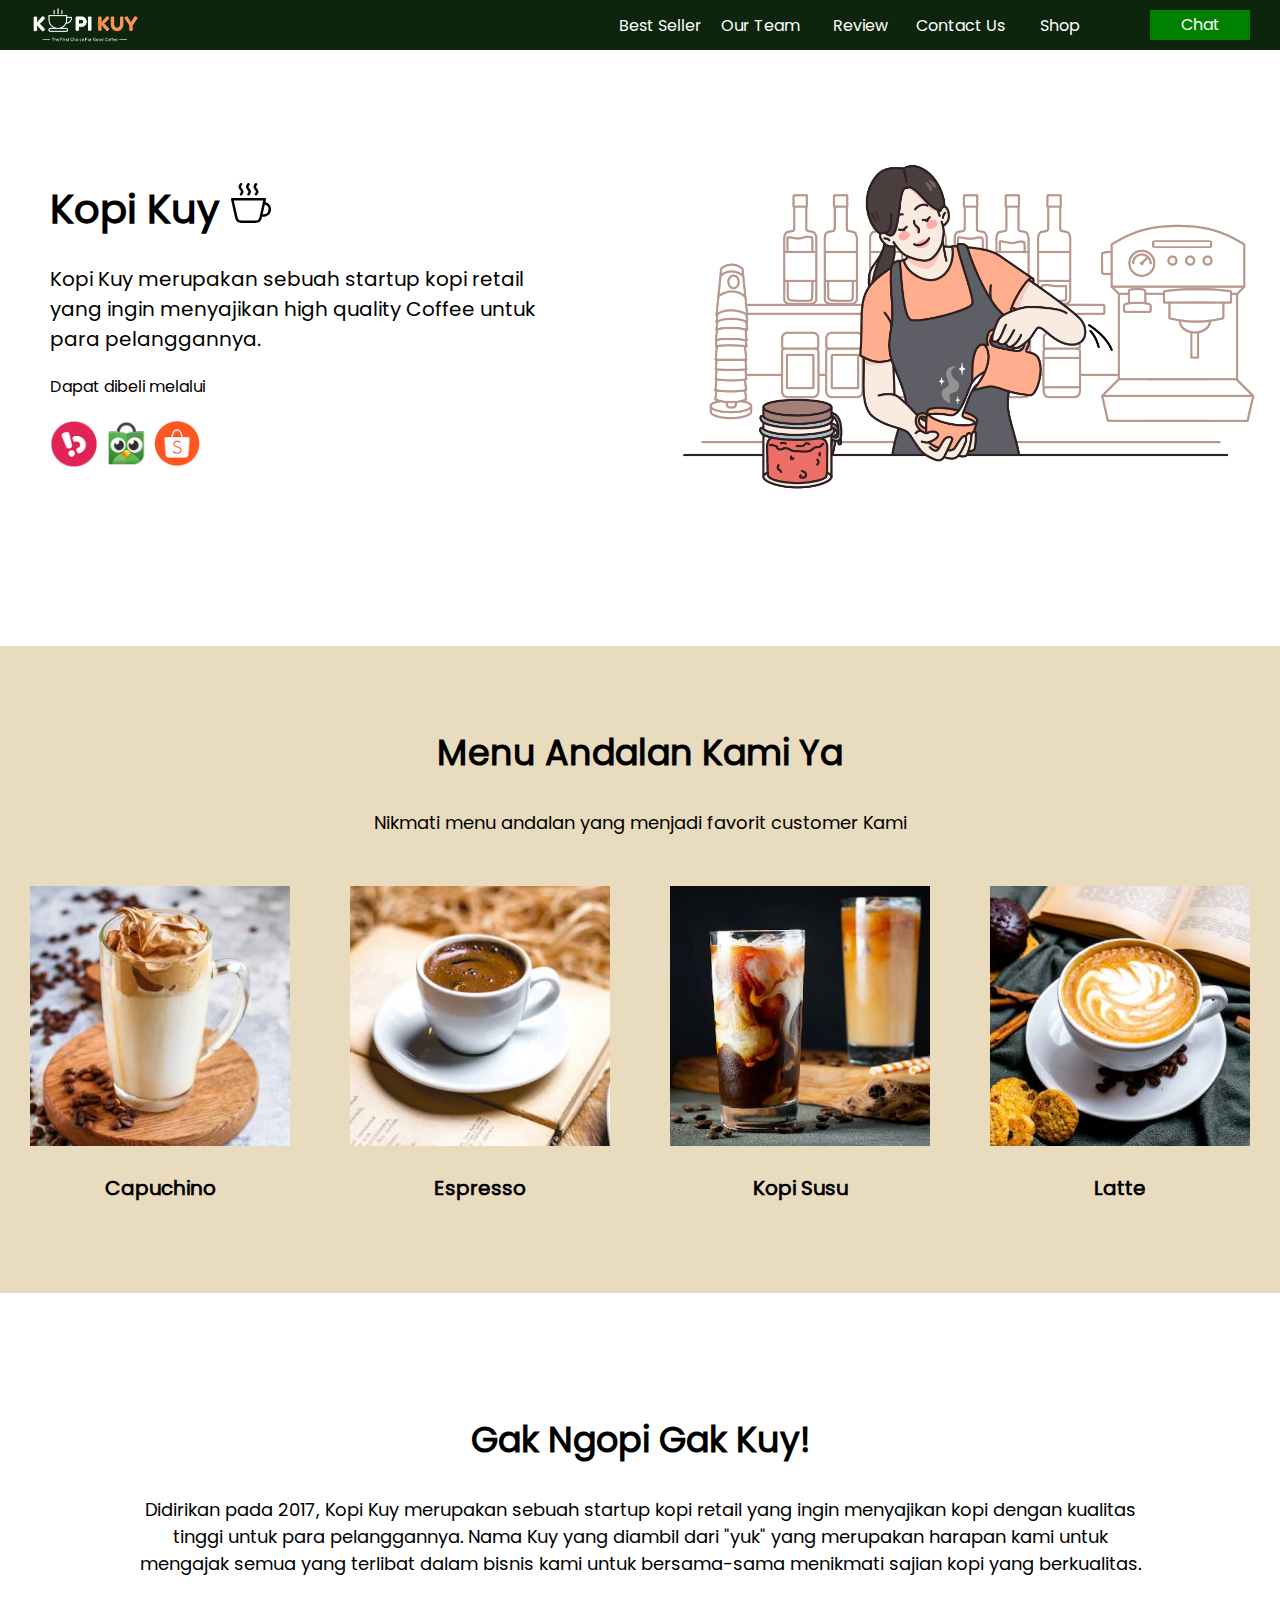
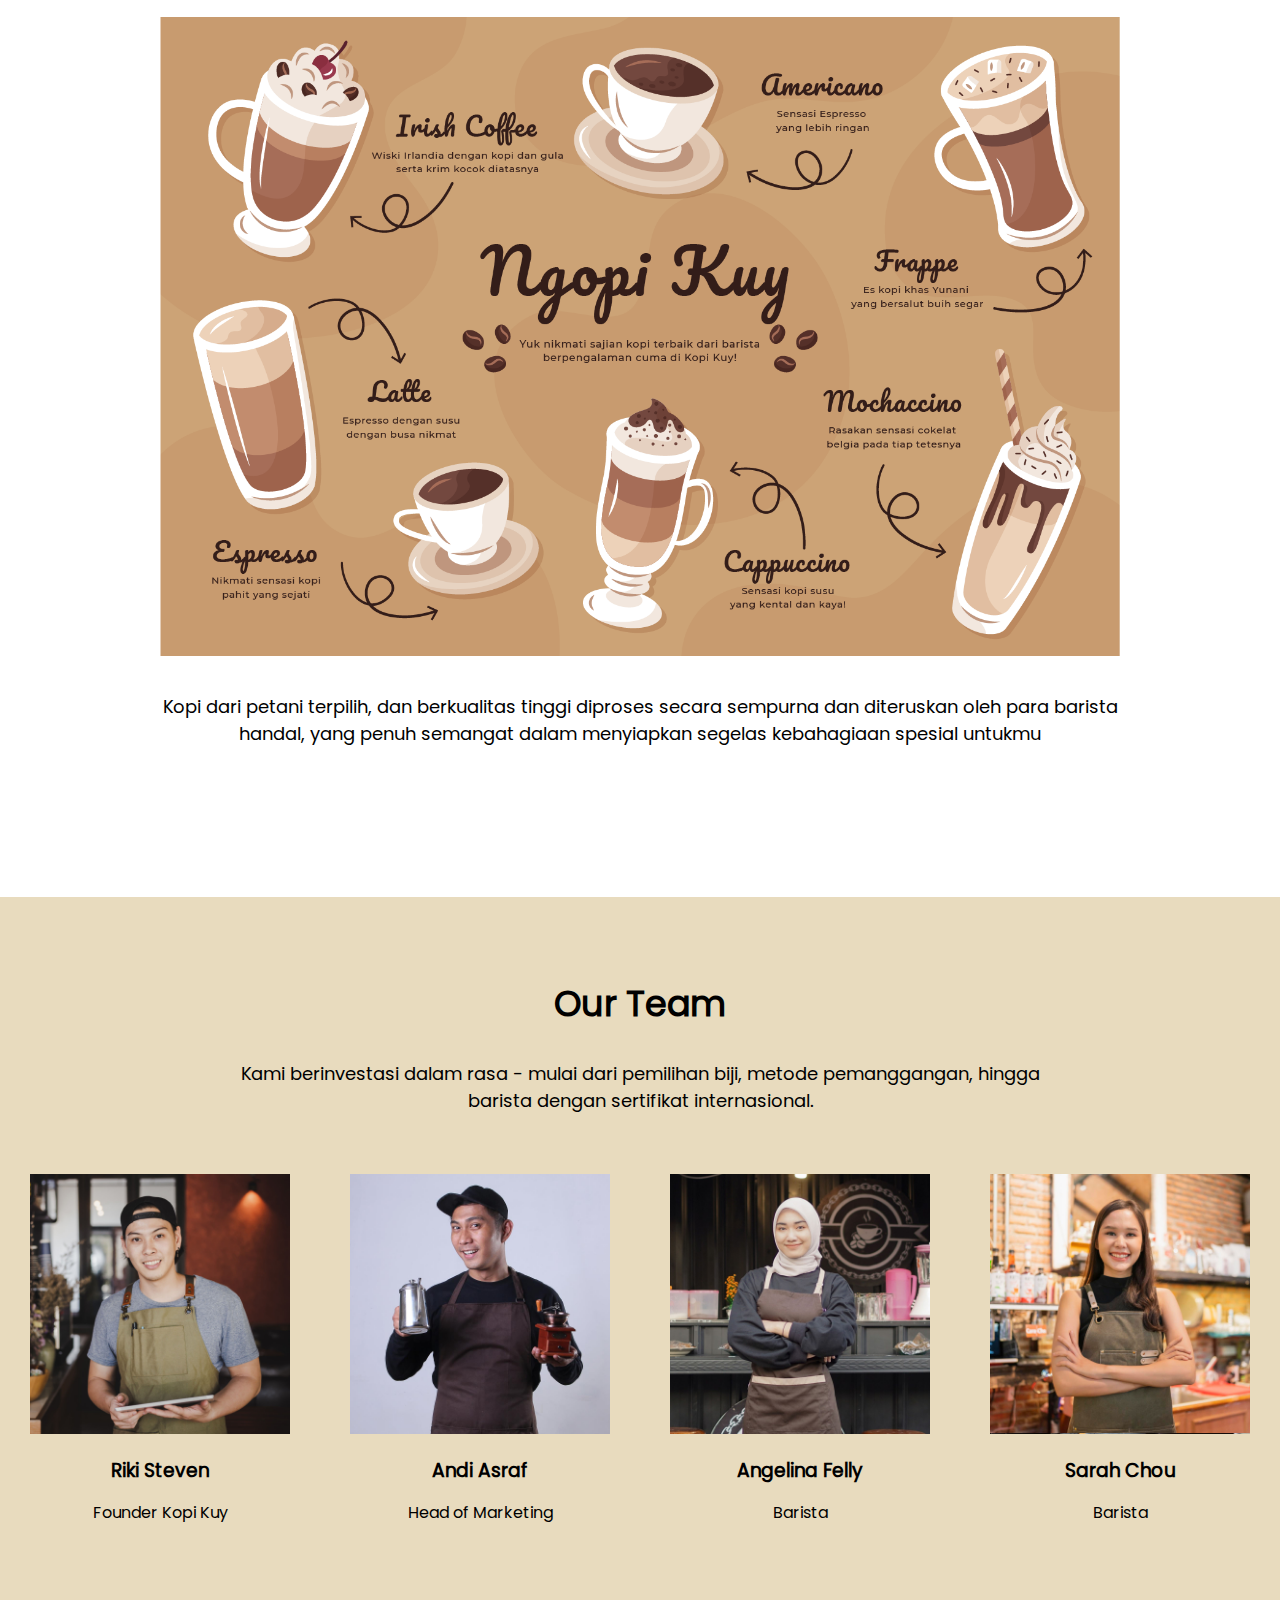
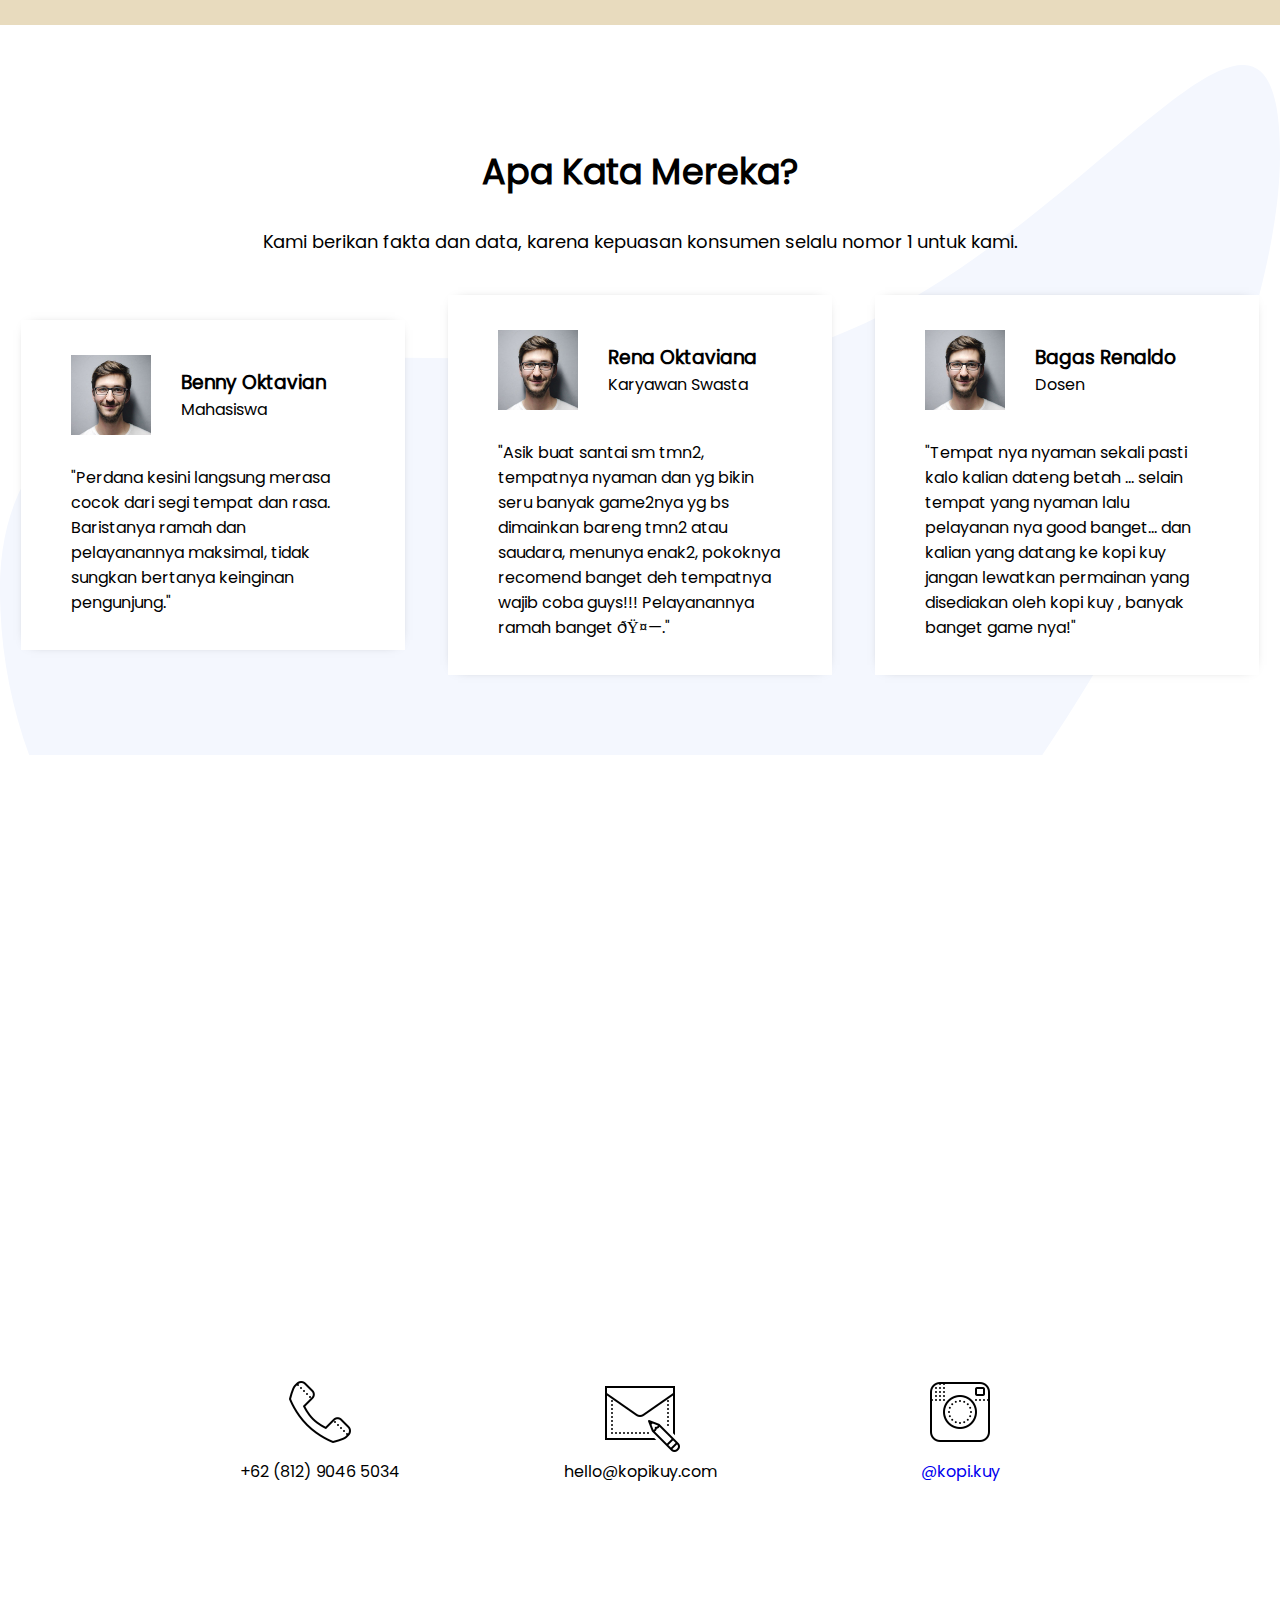
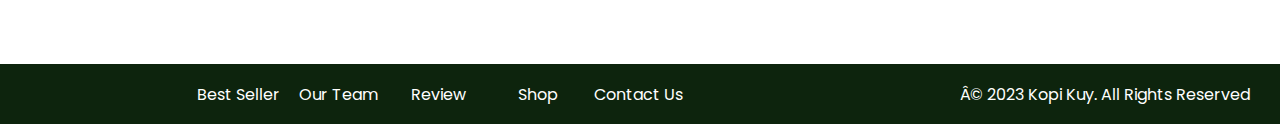
<file: index.html>
<!DOCTYPE html>
<html lang="id">

<head>
    <meta charset="UTF-8">
    <meta http-equiv="X-UA-Compatible" content="IE=edge">
    <meta name="viewport" content="width=device-width, initial-scale=1.0">
    <title>Website Kopi Kuy</title>
    <link rel="stylesheet" href="css/style.css">
</head>

<body>
    
    <!DOCTYPE html>
    <html lang="en">
    
    <head>
        <meta charset="UTF-8">
        <meta http-equiv="X-UA-Compatible" content="IE=edge">
        <meta name="viewport" content="width=device-width, initial-scale=1.0">
        <title>Website Kopi Kuy</title>
        <link rel="stylesheet" href="css/style.css">
    </head>
    
    <body>
        <nav>
            <div class="baris">
                <img src="images/logo/logo_kuy.png" alt="logo kopi kuy" class="logo">
                <ul class="navigasi">
                    <li>
                        <a href="#best-seller">Best Seller</a>
                    </li>
                    <li>
                        <a href="#our-team">Our Team</a>
                    </li>
                    <li>
                        <a href="review.html">Review</a>
                    </li>
                    <li>
                        <a href="#contact-us">Contact Us</a>
                    </li>
                    <li>
                        <a href="produk.html">Shop</a>
                    </li>
                </ul>
                <a role="button" class="chat" href="https://wa.me/6281290465033">Chat</a>
            </div>
        </nav>
         
        <header>
            <div class="baris">
                <div class="kiri">
                    <h1>Kopi Kuy <img src="images/icon/icon_kopi.svg"></h1>
                    <p class="tagline">Kopi Kuy merupakan sebuah startup kopi retail yang ingin menyajikan high
                        quality Coffee untuk para pelanggannya.</p>
                    <div class="cta">
                        <p>Dapat dibeli melalui</p>
                        <a href="#">
                            <img src="images/logo/logo_bukalapak.png" alt="">
                        </a>
                        <a href="#">
                            <img src="images/logo/logo_tokopedia.png" alt="">
                        </a>
                        <a href="#">
                            <img src="images/logo/logo_shopee.png" alt="">
                        </a>
                    </div>
                </div>
                <img src="images/header/banner1.png" alt="" class="kanan">
            </div>
        </header>
    
        <section id="best-seller" class="best-seller kelas baru">
            <h2>Menu Andalan Kami Ya</h2>
            <p class="sub">Nikmati menu andalan yang menjadi favorit customer Kami</p>
    
            <div class="baris">
                <div class="produk">
                    <img src="images/produk/product_capuchino.jpg" alt="">
                    <p>Capuchino</p>
                </div>
                <div class="produk">
                    <img src="images/produk/product_espresso.jpg" alt="">
                    <p>Espresso</p>
                </div>
                <div class="produk">
                    <img src="images/produk/product_kopi_susu.jpg" alt="">
                    <p>Kopi Susu</p>
                </div>
                <div class="produk">
                    <img src="images/produk/product_latte.jpg" alt="">
                    <p>Latte</p>
                </div>
            </div>
        </section>
    
        <section id="about-us" class="about-us">
            <h2>Gak Ngopi Gak Kuy!</h2>
            <p class="tentang">
                Didirikan pada 2017, Kopi Kuy merupakan sebuah startup kopi retail yang ingin menyajikan kopi
                dengan kualitas tinggi
                untuk para pelanggannya. Nama Kuy yang diambil dari "yuk" yang merupakan harapan kami untuk
                mengajak semua yang terlibat dalam bisnis kami untuk bersama-sama menikmati sajian kopi yang
                berkualitas.
            </p>
            <img src="images/aset_kopi_jumbo.png">
            <p class="penjelasan">
                Kopi dari petani terpilih, dan berkualitas tinggi diproses secara sempurna dan diteruskan
                oleh para barista handal,
                yang penuh semangat dalam menyiapkan segelas kebahagiaan spesial untukmu
            </p>
        </section>
    
        <section class="our-team" id="our-team">
            <h2>Our Team</h2>
    
            <p class="sub">Kami berinvestasi dalam rasa - mulai dari pemilihan biji, metode pemanggangan,
                hingga barista dengan sertifikat internasional. </p>
    
            <div class="baris">
                <div class="tim">
                    <img src="images/team/team4.jpg">
                    <h3>Riki Steven</h3>
                    <p>Founder Kopi Kuy</p>
                </div>
                <div class="tim">
                    <img src="images/team/team6.jpg">
                    <h3>Andi Asraf</h3>
                    <p>Head of Marketing</p>
                </div>
    
                <div class="tim">
                    <img src="images/team/team5.jpg">
                    <h3>Angelina Felly</h3>
                    <p>Barista</p>
                </div>
    
                <div class="tim">
                    <img src="images/team/team2.jpg">
                    <h3>Sarah Chou</h3>
                    <p>Barista</p>
                </div>
            </div>
        </section>
    
        <section id="review" class="review">
            <h2>Apa Kata Mereka?</h2>
    
            <p class="sub">Kami berikan fakta dan data, karena kepuasan konsumen selalu nomor 1 untuk kami.</p>
    
            <div class="baris">
                <div class="testimoni">
                    <div class="profile">
                        <img src="images/customer/customer1.jpg">
                        <div class="titel">
                            <h3>Benny Oktavian</h3>
                            <p>Mahasiswa</p>
                        </div>
                    </div>
                    <p>"Perdana kesini langsung merasa cocok dari segi tempat dan rasa. Baristanya ramah
                        dan pelayanannya maksimal, tidak sungkan bertanya keinginan pengunjung."</p>
                </div>
                <div class="testimoni">
                    <div class="profile">
                        <img src="images/customer/customer1.jpg">
                        <div class="titel">
                            <h3>Rena Oktaviana</h3>
                            <p>Karyawan Swasta</p>
                        </div>
                    </div>
                    <p>"Asik buat santai sm tmn2, tempatnya nyaman dan yg bikin seru banyak game2nya yg bs
                        dimainkan bareng tmn2 atau saudara, menunya enak2, pokoknya recomend banget deh
                        tempatnya wajib coba guys!!! Pelayanannya ramah banget ðŸ¤—."</p>
                </div>
                <div class="testimoni">
                    <div class="profile">
                        <img src="images/customer/customer1.jpg">
                        <div class="titel">
                            <h3>Bagas Renaldo</h3>
                            <p>Dosen</p>
                        </div>
                    </div>
                    <p>"Tempat nya nyaman sekali pasti kalo kalian dateng betah ... selain tempat yang
                        nyaman lalu pelayanan nya good banget... dan kalian yang datang ke kopi kuy jangan
                        lewatkan permainan yang disediakan oleh kopi kuy , banyak banget game nya!"</p>
                </div>
            </div>
        </section>
    
        <section class="contact-us" id="contact-us">
            <iframe
                src="https://www.google.com/maps/embed?pb=!1m14!1m8!1m3!1d7932.741866032694!2d106.668581!3d-6.214715!3m2!1i1024!2i768!4f13.1!3m3!1m2!1s0x2e69f9912c7f297b%3A0xe5a3a671dae861ab!2sKopi%20kuy!5e0!3m2!1sid!2sid!4v1680617229460!5m2!1sid!2sid"
                width="100%" height="450" style="border:0;" allowfullscreen="" loading="lazy"
                referrerpolicy="no-referrer-when-downgrade"></iframe>
            <div class="baris">
                <div class="kolom">
                    <img src="images/icon/icon_phone.png">
                    <p>+62 (812) 9046 5034</p>
                </div>
                <div class="kolom">
                    <img src="images/icon/icon_mail.png">
                    <p>hello@kopikuy.com</p>
                </div>
                <div class="kolom">
                    <img src="images/icon/icon_instagram.png">
                    <a href="https://instagram.com" role="button">
                        <p>@kopi.kuy</p>
                    </a>
                </div>
            </div>
        </section>
    
        <footer>
            <div class="baris">
                <ul class="navigasi">
                    <li>
                        <a href="#best-seller">Best Seller</a>
                    </li>
                    <li>
                        <a href="#our-team">Our Team</a>
                    </li>
                    <li>
                        <a href="#review">Review</a>
                    </li>
                    <li>
                        <a href="produk.html">Shop</a>
                    </li>
                    <li>
                        <a href="#contact-us">Contact Us</a>
                    </li>
                </ul>
                <p>Â© 2023 Kopi Kuy. All Rights Reserved</p>
            </div>
        </footer>
    
    
    </body>
    
    </html>

</body>

</html>
</file>
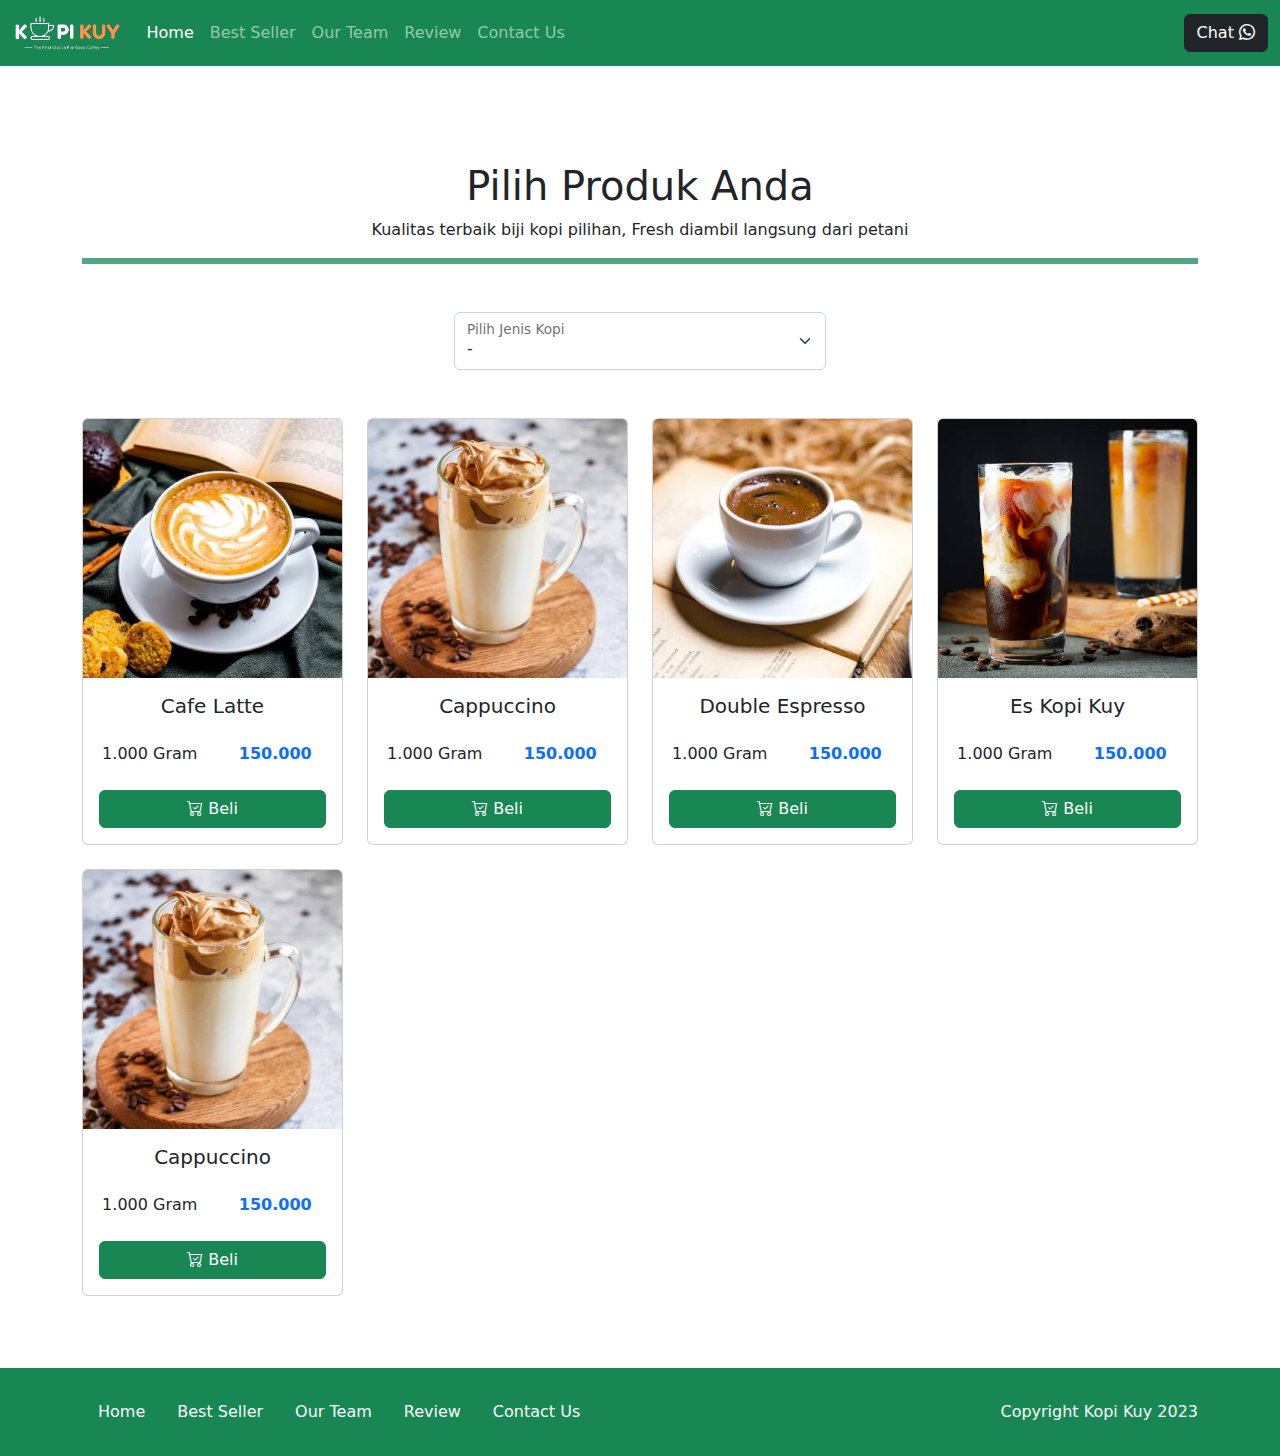
<file: about_us.html>
<!DOCTYPE html>
<html lang="en">

<head>
    <meta charset="UTF-8">
    <meta http-equiv="X-UA-Compatible" content="IE=edge">
    <meta name="viewport" content="width=device-width, initial-scale=1.0">
    <link rel="shortcut icon" href="images/favicon/favicon.ico" type="image/x-icon">
    <title>About Us</title>

    <link rel="stylesheet" href="vendor/bootstrap/css/bootstrap.min.css">
    <link rel="stylesheet" href="vendor/bootsrap-icon/bootstrap-icons.css">
    <script src="vendor/bootstrap/js/bootstrap.bundle.min.js"></script>
</head>

<body>
    <nav class="navbar navbar-expand-lg bg-success navbar-dark">
        <div class="container-fluid">
            <a class="navbar-brand" href="#">
                <img height="40" src="images/logo/logo_kuy.png" alt="logo kopi kuy" class="logo">
            </a>
            <button class="navbar-toggler" type="button" data-bs-toggle="collapse"
                data-bs-target="#navbarSupportedContent" aria-controls="navbarSupportedContent" aria-expanded="false"
                aria-label="Toggle navigation">
                <span class="navbar-toggler-icon"></span>
            </button>
            <div class="collapse navbar-collapse" id="navbarSupportedContent">
                <ul class="navbar-nav me-auto mb-2 mb-lg-0">
                    <li class="nav-item">
                        <a class="nav-link active" aria-current="page" href="index.html">Home</a>
                    </li>
                    <li class="nav-item">
                        <a class="nav-link" aria-current="page" href="index.html#best-seller">Best Seller</a>
                    </li>
                    <li class="nav-item">
                        <a class="nav-link" aria-current="page" href="index.html#our-team">Our Team</a>
                    </li>
                    <li class="nav-item">
                        <a class="nav-link" aria-current="page" href="index.html#review">Review</a>
                    </li>
                    <li class="nav-item">
                        <a class="nav-link" aria-current="page" href="index.html#contact-us">Contact Us</a>
                    </li>
                </ul>
                <a role="button" class="btn btn-dark" href="https://wa.me/6281290465033">Chat <i
                        class="bi bi-whatsapp"></i></a>
            </div>
        </div>
    </nav>

    <section class="produk my-5 pt-5 text-center">
        <div class="container">
            <h1>Pilih Produk Anda</h1>
            <p>Kualitas terbaik biji kopi pilihan, Fresh diambil langsung dari petani</p>
            <hr class="border border-success border-3 opacity-75">

            <div class="form-floating col-md-4 mx-auto mt-5 mb-5">
                <select class="form-select" id="select_kopi" aria-label="Floating label select example">
                    <option selected>-</option>
                    <option value="caffe latte">Caffe Latte</option>
                    <option value="cappuccino">Robusta</option>
                    <option value="double espresso">Robusta</option>
                    <option value="es kopi kuy">Es Kopi KUy</option>
                </select>
                <label for="select_kopi">Pilih Jenis Kopi</label>
            </div>

            <div id="baris_produk" class="row">
                <div class="produk col-md-3 mb-4">
                    <div class="card">
                        <img src="images/produk/product_latte.jpg" class="card-img-top" alt="...">
                        <div class="card-body">
                            <h5 class="card-title"> Cafe Latte</h5>
                            <div class="row my-4">
                                <div class="col">
                                    1.000 Gram
                                </div>
                                <div class="col text-primary fw-bold">
                                    150.000
                                </div>
                            </div>
                            <a href="#" class="btn btn-success w-100"><i class="bi bi-cart-check"></i> Beli</a>
                        </div>
                    </div>
                </div>
                <div class="produk col-md-3 mb-4">
                    <div class="card">
                        <img src="images/produk/product_capuchino.jpg" class="card-img-top" alt="...">
                        <div class="card-body">
                            <h5 class="card-title">Cappuccino</h5>
                            <div class="row my-4">
                                <div class="col">
                                    1.000 Gram
                                </div>
                                <div class="col text-primary fw-bold">
                                    150.000
                                </div>
                            </div>
                            <a href="#" class="btn btn-success w-100"><i class="bi bi-cart-check"></i> Beli</a>
                        </div>
                    </div>
                </div>
                <div class="produk col-md-3 mb-4">
                    <div class="card">
                        <img src="images/produk/product_espresso.jpg" class="card-img-top" alt="...">
                        <div class="card-body">
                            <h5 class="card-title">Double Espresso</h5>
                            <div class="row my-4">
                                <div class="col">
                                    1.000 Gram
                                </div>
                                <div class="col text-primary fw-bold">
                                    150.000
                                </div>
                            </div>
                            <a href="#" class="btn btn-success w-100"><i class="bi bi-cart-check"></i> Beli</a>
                        </div>
                    </div>
                </div>
                <div class="produk col-md-3 mb-4">
                    <div class="card">
                        <img src="images/produk/product_kopi_susu.jpg" class="card-img-top" alt="...">
                        <div class="card-body">
                            <h5 class="card-title">Es Kopi Kuy</h5>
                            <div class="row my-4">
                                <div class="col">
                                    1.000 Gram
                                </div>
                                <div class="col text-primary fw-bold">
                                    150.000
                                </div>
                            </div>
                            <a href="#" class="btn btn-success w-100"><i class="bi bi-cart-check"></i> Beli</a>
                        </div>
                    </div>
                </div>
                <div class="produk col-md-3 mb-4">
                    <div class="card">
                        <img src="images/produk/product_capuchino.jpg" class="card-img-top" alt="...">
                        <div class="card-body">
                            <h5 class="card-title">Cappuccino</h5>
                            <div class="row my-4">
                                <div class="col">
                                    1.000 Gram
                                </div>
                                <div class="col text-primary fw-bold">
                                    150.000
                                </div>
                            </div>
                            <a href="#" class="btn btn-success w-100"><i class="bi bi-cart-check"></i> Beli</a>
                        </div>
                    </div>
                </div>

            </div>
        </div>
    </section>

    <footer class="bg-success py-4 mt-5">
        <div class="container">
            <div class="row align-items-center">
                <div class="col-md-8">
                    <ul class="nav">
                        <li class="nav-item">
                            <a class="nav-link link-light active" aria-current="page" href="index.html">Home</a>
                        </li>
                        <li class="nav-item">
                            <a class="nav-link link-light" href="index.html#best-seller">Best Seller</a>
                        </li>
                        <li class="nav-item">
                            <a class="nav-link link-light" href="index.html#our-team">Our Team</a>
                        </li>
                        <li class="nav-item">
                            <a class="nav-link link-light" href="index.html#review">Review</a>
                        </li>
                        <li class="nav-item">
                            <a class="nav-link link-light" href="index.html#contact-us">Contact Us</a>
                        </li>
                    </ul>
                </div>
                <div class="col-md-4 text-light text-end">
                    Copyright Kopi Kuy 2023
                </div>
            </div>
        </div>
    </footer>

    <script src="js/jquery-3.6.3.min.js"></script>
    <script>

    </script>
</body>

</html>
</file>
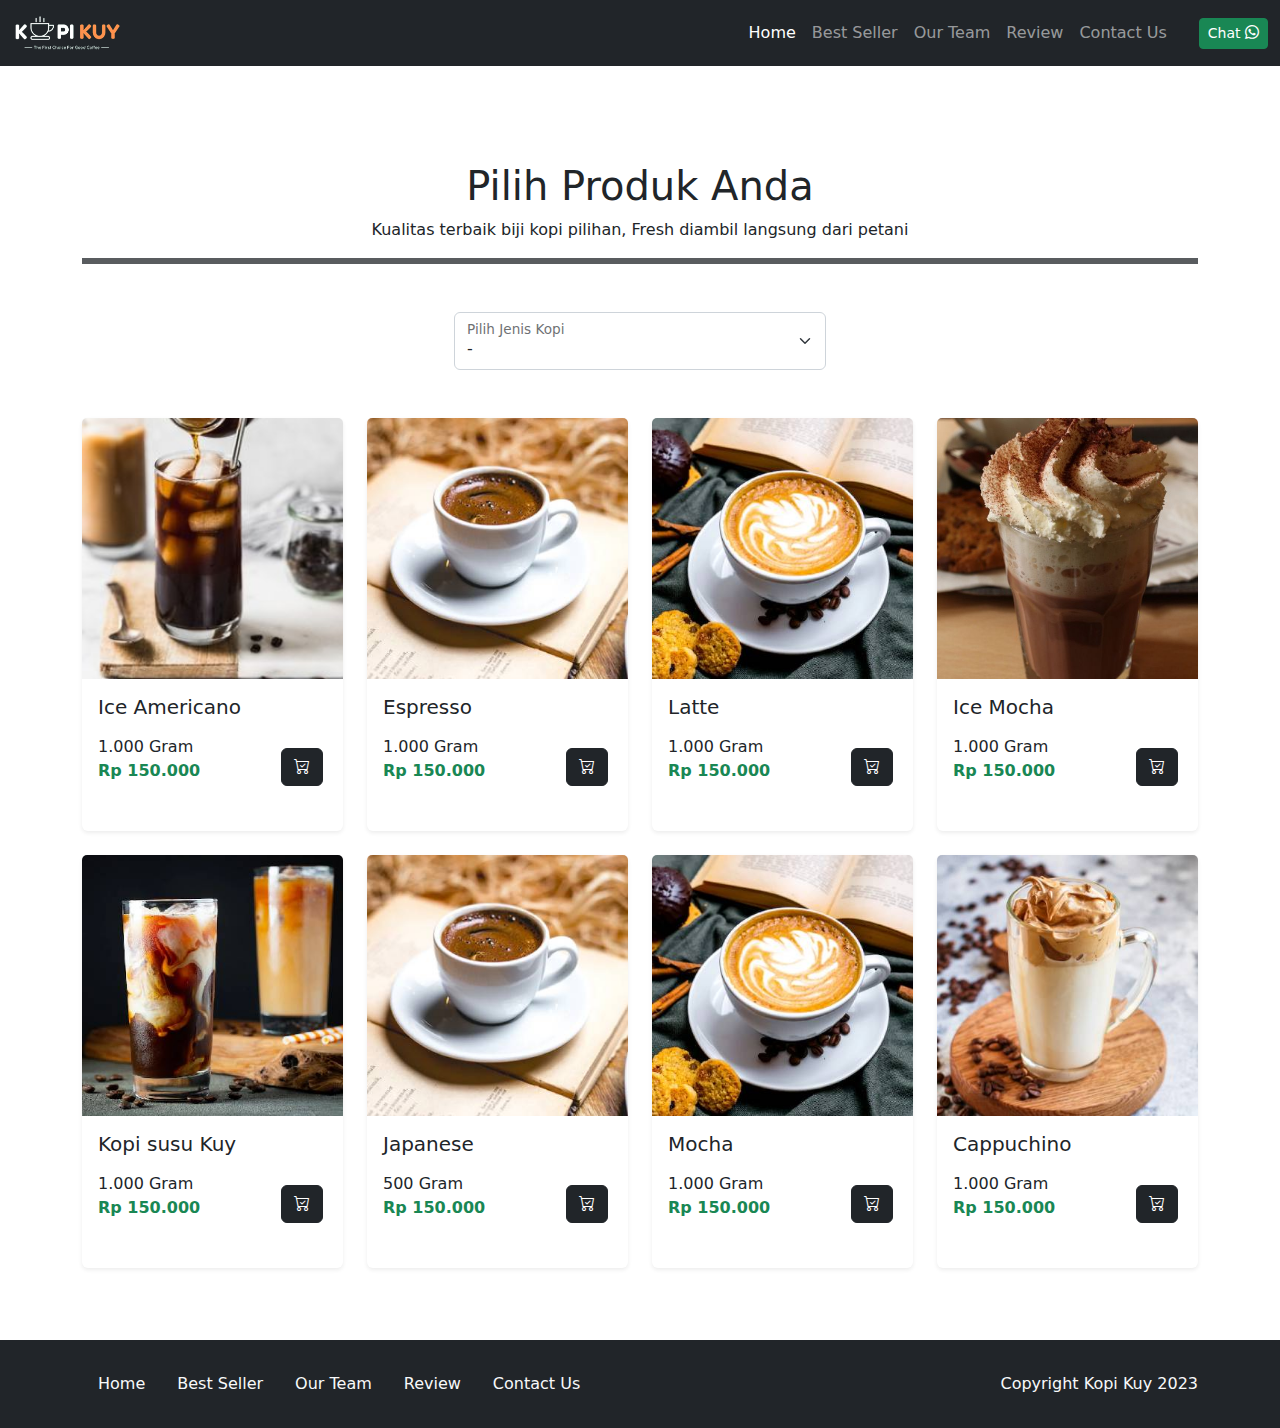
<file: produk.html>
<!DOCTYPE html>
<html lang="en">

<head>
    <meta charset="UTF-8">
    <meta http-equiv="X-UA-Compatible" content="IE=edge">
    <meta name="viewport" content="width=device-width, initial-scale=1.0">
    <link rel="shortcut icon" href="images/favicon/favicon.ico" type="image/x-icon">
    <title>Produk</title>

    <link rel="stylesheet" href="vendor/bootstrap/css/bootstrap.min.css">
    <link rel="stylesheet" href="vendor/bootsrap-icon/bootstrap-icons.css">
    <script src="vendor/bootstrap/js/bootstrap.bundle.min.js"></script>
</head>

<body>
    <nav class="navbar navbar-expand-md bg-dark navbar-dark">
        <div class="container-fluid">
            <a class="navbar-brand" href="#">
                <img height="40" src="images/logo/logo_kuy.png" alt="logo kopi kuy" class="logo">
            </a>
            <button class="navbar-toggler" type="button" data-bs-toggle="collapse"
                data-bs-target="#navbarSupportedContent" aria-controls="navbarSupportedContent" aria-expanded="false"
                aria-label="Toggle navigation">
                <span class="navbar-toggler-icon"></span>
            </button>
            <div class="collapse navbar-collapse justify-content-end" id="navbarSupportedContent">
                <ul class="navbar-nav mb-2 mb-lg-0 me-4">
                    <li class="nav-item">
                        <a class="nav-link active" aria-current="page" href="index.html">Home</a>
                    </li>
                    <li class="nav-item">
                        <a class="nav-link" aria-current="page" href="index.html#best-seller">Best Seller</a>
                    </li>
                    <li class="nav-item">
                        <a class="nav-link" aria-current="page" href="index.html#our-team">Our Team</a>
                    </li>
                    <li class="nav-item">
                        <a class="nav-link" aria-current="page" href="index.html#review">Review</a>
                    </li>
                    <li class="nav-item">
                        <a class="nav-link" aria-current="page" href="index.html#contact-us">Contact Us</a>
                    </li>
                </ul>
                <a role="button" class="btn btn-sm btn-success" href="https://wa.me/6281290465033">Chat <i
                        class="bi bi-whatsapp"></i></a>
            </div>
        </div>
    </nav>

    <style>
           @media only screen and (max-width: 768px) {
            a[title="Beli"] {
                width: 100%;
            }
        }

     
        #baris_produk img {
            aspect-ratio: 1;
            object-fit: cover;
        }
    </style>

    <section class="produk my-5 pt-5 text-center">
        <div class="container">
            <h1>Pilih Produk Anda</h1>
            <p>Kualitas terbaik biji kopi pilihan, Fresh diambil langsung dari petani</p>
            <hr class="border border-dark border-3 opacity-75">

            <div class="form-floating col-md-4 mx-auto mt-5 mb-5">
                <select class="form-select" id="select_kopi" aria-label="Floating label select example">
                    <option selected>-</option>
                    <option value="arabica">Arabica</option>
                    <option value="robusta">Robusta</option>
                </select>
                <label for="select_kopi">Pilih Jenis Kopi</label>
            </div>

            <div id="baris_produk" class="row justify-content-center">
                <div class="produk col-6 col-sm-4 col-md-5 col-lg-4 col-xl-3 mb-4">
                    <div class="card border-0 shadow-sm">
                        <img src="images/produk/product_iceamericano.jpg" class="card-img-top" alt="...">
                        <div class="card-body">
                            <h5 class="card-title text-start">Ice Americano</h5>
                            <div class="row my-3 align-items-center">
                                <div class="col-12 col-md-6 text-start mb-3">
                                    <p class="mb-0">1.000 Gram</p>
                                    <span class="fw-bold text-success">Rp 150.000</span>
                                </div>
                                <div class="col-12 col-md-6 text-end pe-3">
                                    <a href="#" class="btn btn-dark" title="Beli"> 
                                        <i class="bi bi-cart-check"></i> 
                                    </a>
                                </div>
                            </div>
                        </div>
                    </div>
                </div>
                <div class="produk col-6 col-sm-4 col-md-5 col-lg-4 col-xl-3 mb-4">
                    <div class="card border-0 shadow-sm">
                        <img src="images/produk/product_espresso.jpg" class="card-img-top" alt="...">
                        <div class="card-body">
                            <h5 class="card-title text-start">Espresso</h5>
                            <div class="row my-3 align-items-center">
                                <div class="col-12 col-md-6 text-start mb-3">
                                    <p class="mb-0">1.000 Gram</p>
                                    <span class="fw-bold text-success">Rp 150.000</span>
                                </div>
                                <div class="col-12 col-md-6 text-end pe-3">
                                    <a href="#" class="btn btn-dark" title="Beli"> 
                                        <i class="bi bi-cart-check"></i> 
                                    </a>
                                </div>
                            </div>
                        </div>
                    </div>
                </div>
                <div class="produk col-6 col-sm-4 col-md-5 col-lg-4 col-xl-3 mb-4">
                    <div class="card border-0 shadow-sm">
                        <img src="images/produk/product_latte.jpg" class="card-img-top" alt="...">
                        <div class="card-body">
                            <h5 class="card-title text-start">Latte</h5>
                            <div class="row my-3 align-items-center">
                                <div class="col-12 col-md-6 text-start mb-3">
                                    <p class="mb-0">1.000 Gram</p>
                                    <span class="fw-bold text-success">Rp 150.000</span>
                                </div>
                                <div class="col-12 col-md-6 text-end pe-3">
                                    <a href="#" class="btn btn-dark" title="Beli"> 
                                        <i class="bi bi-cart-check"></i> 
                                    </a>
                                </div>
                            </div>
                        </div>
                    </div>
                </div>
                <div class="produk col-6 col-sm-4 col-md-5 col-lg-4 col-xl-3 mb-4">
                    <div class="card border-0 shadow-sm">
                        <img src="images/produk/product_icemocha.jpg" class="card-img-top" alt="...">
                        <div class="card-body">
                            <h5 class="card-title text-start">Ice Mocha</h5>
                            <div class="row my-3 align-items-center">
                                <div class="col-12 col-md-6 text-start mb-3">
                                    <p class="mb-0">1.000 Gram</p>
                                    <span class="fw-bold text-success">Rp 150.000</span>
                                </div>
                                <div class="col-12 col-md-6 text-end pe-3">
                                    <a href="#" class="btn btn-dark" title="Beli"> 
                                        <i class="bi bi-cart-check"></i> 
                                    </a>
                                </div>
                            </div>
                        </div>
                    </div>
                </div>
                <div class="produk col-6 col-sm-4 col-md-5 col-lg-4 col-xl-3 mb-4">
                    <div class="card border-0 shadow-sm">
                        <img src="images/produk/product_kopi_susu.jpg" class="card-img-top" alt="...">
                        <div class="card-body">
                            <h5 class="card-title text-start">Kopi susu Kuy</h5>
                            <div class="row my-3 align-items-center">
                                <div class="col-12 col-md-6 text-start mb-3">
                                    <p class="mb-0">1.000 Gram</p>
                                    <span class="fw-bold text-success">Rp 150.000</span>
                                </div>
                                <div class="col-12 col-md-6 text-end pe-3">
                                    <a href="#" class="btn btn-dark" title="Beli"> 
                                        <i class="bi bi-cart-check"></i> 
                                    </a>
                                </div>
                            </div>
                        </div>
                    </div>
                </div>
                <div class="produk col-6 col-sm-4 col-md-5 col-lg-4 col-xl-3 mb-4">
                    <div class="card border-0 shadow-sm">
                        <img src="images/produk/product_espresso.jpg" class="card-img-top" alt="...">
                        <div class="card-body">
                            <h5 class="card-title text-start">Japanese</h5>
                            <div class="row my-3 align-items-center">
                                <div class="col-12 col-md-6 text-start mb-3">
                                    <p class="mb-0">500 Gram</p>
                                    <span class="fw-bold text-success">Rp 150.000</span>
                                </div>
                                <div class="col-12 col-md-6 text-end pe-3">
                                    <a href="#" class="btn btn-dark" title="Beli"> 
                                        <i class="bi bi-cart-check"></i> 
                                    </a>
                                </div>
                            </div>
                        </div>
                    </div>
                </div>
                <div class="produk col-6 col-sm-4 col-md-5 col-lg-4 col-xl-3 mb-4">
                    <div class="card border-0 shadow-sm">
                        <img src="images/produk/product_latte.jpg" class="card-img-top" alt="...">
                        <div class="card-body">
                            <h5 class="card-title text-start">Mocha</h5>
                            <div class="row my-3 align-items-center">
                                <div class="col-12 col-md-6 text-start mb-3">
                                    <p class="mb-0">1.000 Gram</p>
                                    <span class="fw-bold text-success">Rp 150.000</span>
                                </div>
                                <div class="col-12 col-md-6 text-end pe-3">
                                    <a href="#" class="btn btn-dark" title="Beli"> 
                                        <i class="bi bi-cart-check"></i> 
                                    </a>
                                </div>
                            </div>
                        </div>
                    </div>
                </div>
                <div class="produk col-6 col-sm-4 col-md-5 col-lg-4 col-xl-3 mb-4">
                    <div class="card border-0 shadow-sm">
                        <img src="images/produk/product_capuchino.jpg" class="card-img-top" alt="...">
                        <div class="card-body">
                            <h5 class="card-title text-start">Cappuchino</h5>
                            <div class="row my-3 align-items-center">
                                <div class="col-12 col-md-6 text-start mb-3">
                                    <p class="mb-0">1.000 Gram</p>
                                    <span class="fw-bold text-success">Rp 150.000</span>
                                </div>
                                <div class="col-12 col-md-6 text-end pe-3">
                                    <a href="#" class="btn btn-dark" title="Beli"> 
                                        <i class="bi bi-cart-check"></i> 
                                    </a>
                                </div>
                            </div>
                        </div>
                    </div>
                </div>
            </div>
        </div>
    </section>

    <footer class="bg-dark py-4 mt-5">
        <div class="container">
            <div class="row align-items-center">
                <div class="col-md-8">
                    <ul class="nav">
                        <li class="nav-item">
                            <a class="nav-link link-light active" aria-current="page" href="index.html">Home</a>
                        </li>
                        <li class="nav-item">
                            <a class="nav-link link-light" href="index.html#best-seller">Best Seller</a>
                        </li>
                        <li class="nav-item">
                            <a class="nav-link link-light" href="index.html#our-team">Our Team</a>
                        </li>
                        <li class="nav-item">
                            <a class="nav-link link-light" href="index.html#review">Review</a>
                        </li>
                        <li class="nav-item">
                            <a class="nav-link link-light" href="index.html#contact-us">Contact Us</a>
                        </li>
                    </ul>
                </div>
                <div class="col-md-4 text-light text-end">
                    Copyright Kopi Kuy 2023
                </div>
            </div>
        </div>
    </footer>

    <script src="js/jquery-3.6.3.min.js"></script>
    <script>

    select_kopi.onchange = function () {
            var kopi_yang_dipilih = this.value
            var url = kopi_yang_dipilih + ".json"

            baris_produk.innerHTML = ""
            $.get(url).then(function (respon) {

                respon.forEach(item => {

                    var produk = `
                    <div class="produk col-6 col-sm-4 col-md-5 col-lg-4 col-xl-3 mb-4">
                        <div class="card border-0 shadow-sm">
                            <img src="${item.foto}" class="card-img-top" alt="...">
                            <div class="card-body">
                                <h5 class="card-title text-start">${item.nama}</h5>
                                <div class="row my-3 align-items-center">
                                    <div class="col-12 col-md-6 text-start mb-3">
                                        <p class="mb-0"> ${item.size}</p>
                                        <span class="fw-bold text-success">Rp  ${item.harga}</span>
                                    </div>
                                    <div class="col-12 col-md-6 text-end pe-3">
                                        <a href="#" class="btn btn-dark" title="Beli"> 
                                            <i class="bi bi-cart-check"></i> 
                                        </a>
                                    </div>
                                </div>
                            </div>
                        </div>
                    </div>
                    `;

                    baris_produk.innerHTML += produk
                })
            })
        }
    </script>
</body>

</html>
</file>
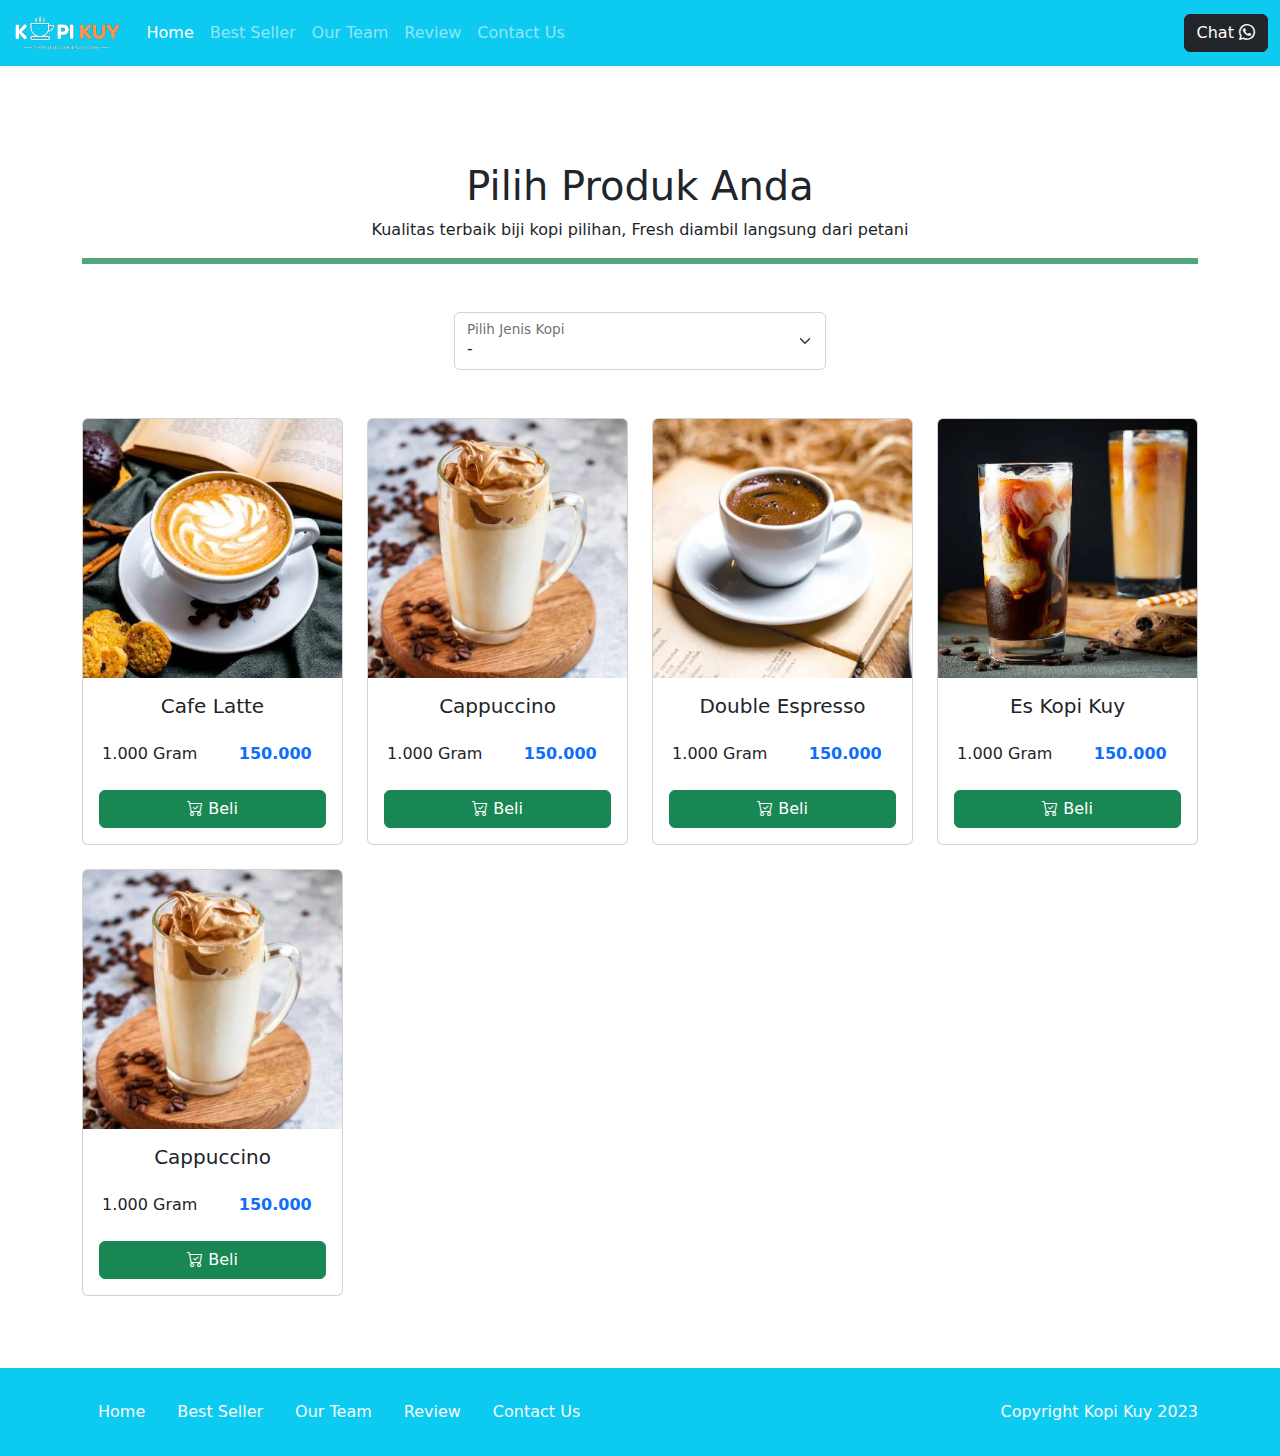
<file: produk2.html>
<!DOCTYPE html>
<html lang="en">

<head>
    <meta charset="UTF-8">
    <meta http-equiv="X-UA-Compatible" content="IE=edge">
    <meta name="viewport" content="width=device-width, initial-scale=1.0">
    <link rel="shortcut icon" href="images/favicon/favicon.ico" type="image/x-icon">
    <title>Produk</title>

    <link rel="stylesheet" href="vendor/bootstrap/css/bootstrap.min.css">
    <link rel="stylesheet" href="vendor/bootsrap-icon/bootstrap-icons.css">
    <script src="vendor/bootstrap/js/bootstrap.bundle.min.js"></script>
</head>

<body>
    <nav class="navbar navbar-expand-lg bg-info navbar-dark">
        <div class="container-fluid">
            <a class="navbar-brand" href="#">
                <img height="40" src="images/logo/logo_kuy.png" alt="logo kopi kuy" class="logo">
            </a>
            <button class="navbar-toggler" type="button" data-bs-toggle="collapse"
                data-bs-target="#navbarSupportedContent" aria-controls="navbarSupportedContent" aria-expanded="false"
                aria-label="Toggle navigation">
                <span class="navbar-toggler-icon"></span>
            </button>
            <div class="collapse navbar-collapse" id="navbarSupportedContent">
                <ul class="navbar-nav me-auto mb-2 mb-lg-0">
                    <li class="nav-item">
                        <a class="nav-link active" aria-current="page" href="index.html">Home</a>
                    </li>
                    <li class="nav-item">
                        <a class="nav-link" aria-current="page" href="index.html#best-seller">Best Seller</a>
                    </li>
                    <li class="nav-item">
                        <a class="nav-link" aria-current="page" href="index.html#our-team">Our Team</a>
                    </li>
                    <li class="nav-item">
                        <a class="nav-link" aria-current="page" href="index.html#review">Review</a>
                    </li>
                    <li class="nav-item">
                        <a class="nav-link" aria-current="page" href="index.html#contact-us">Contact Us</a>
                    </li>
                </ul>
                <a role="button" class="btn btn-dark" href="https://wa.me/6281290465033">Chat <i
                        class="bi bi-whatsapp"></i></a>
            </div>
        </div>
    </nav>

    <section class="produk my-5 pt-5 text-center">
        <div class="container">
            <h1>Pilih Produk Anda</h1>
            <p>Kualitas terbaik biji kopi pilihan, Fresh diambil langsung dari petani</p>
            <hr class="border border-success border-3 opacity-75">

            <div class="form-floating col-md-4 mx-auto mt-5 mb-5">
                <select class="form-select" id="select_kopi" aria-label="Floating label select example">
                    <option selected>-</option>
                    <option value="arabica">Arabica</option>
                    <option value="robusta">Robusta</option>
                </select>
                <label for="select_kopi">Pilih Jenis Kopi</label>
            </div>

            <div id="baris_produk" class="row">
                <div class="produk col-md-3 mb-4">
                    <div class="card">
                        <img src="images/produk/product_latte.jpg" class="card-img-top" alt="...">
                        <div class="card-body">
                            <h5 class="card-title"> Cafe Latte</h5>
                            <div class="row my-4">
                                <div class="col">
                                    1.000 Gram
                                </div>
                                <div class="col text-primary fw-bold">
                                    150.000
                                </div>
                            </div>
                            <a href="#" class="btn btn-success w-100"><i class="bi bi-cart-check"></i> Beli</a>
                        </div>
                    </div>
                </div>
                <div class="produk col-md-3 mb-4">
                    <div class="card">
                        <img src="images/produk/product_capuchino.jpg" class="card-img-top" alt="...">
                        <div class="card-body">
                            <h5 class="card-title">Cappuccino</h5>
                            <div class="row my-4">
                                <div class="col">
                                    1.000 Gram
                                </div>
                                <div class="col text-primary fw-bold">
                                    150.000
                                </div>
                            </div>
                            <a href="#" class="btn btn-success w-100"><i class="bi bi-cart-check"></i> Beli</a>
                        </div>
                    </div>
                </div>
                <div class="produk col-md-3 mb-4">
                    <div class="card">
                        <img src="images/produk/product_espresso.jpg" class="card-img-top" alt="...">
                        <div class="card-body">
                            <h5 class="card-title">Double Espresso</h5>
                            <div class="row my-4">
                                <div class="col">
                                    1.000 Gram
                                </div>
                                <div class="col text-primary fw-bold">
                                    150.000
                                </div>
                            </div>
                            <a href="#" class="btn btn-success w-100"><i class="bi bi-cart-check"></i> Beli</a>
                        </div>
                    </div>
                </div>
                <div class="produk col-md-3 mb-4">
                    <div class="card">
                        <img src="images/produk/product_kopi_susu.jpg" class="card-img-top" alt="...">
                        <div class="card-body">
                            <h5 class="card-title">Es Kopi Kuy</h5>
                            <div class="row my-4">
                                <div class="col">
                                    1.000 Gram
                                </div>
                                <div class="col text-primary fw-bold">
                                    150.000
                                </div>
                            </div>
                            <a href="#" class="btn btn-success w-100"><i class="bi bi-cart-check"></i> Beli</a>
                        </div>
                    </div>
                </div>
                <div class="produk col-md-3 mb-4">
                    <div class="card">
                        <img src="images/produk/product_capuchino.jpg" class="card-img-top" alt="...">
                        <div class="card-body">
                            <h5 class="card-title">Cappuccino</h5>
                            <div class="row my-4">
                                <div class="col">
                                    1.000 Gram
                                </div>
                                <div class="col text-primary fw-bold">
                                    150.000
                                </div>
                            </div>
                            <a href="#" class="btn btn-success w-100"><i class="bi bi-cart-check"></i> Beli</a>
                        </div>
                    </div>
                </div>

            </div>
        </div>
    </section>

    <footer class="bg-info py-4 mt-5">
        <div class="container">
            <div class="row align-items-center">
                <div class="col-md-8">
                    <ul class="nav">
                        <li class="nav-item">
                            <a class="nav-link link-light active" aria-current="page" href="index.html">Home</a>
                        </li>
                        <li class="nav-item">
                            <a class="nav-link link-light" href="index.html#best-seller">Best Seller</a>
                        </li>
                        <li class="nav-item">
                            <a class="nav-link link-light" href="index.html#our-team">Our Team</a>
                        </li>
                        <li class="nav-item">
                            <a class="nav-link link-light" href="index.html#review">Review</a>
                        </li>
                        <li class="nav-item">
                            <a class="nav-link link-light" href="index.html#contact-us">Contact Us</a>
                        </li>
                    </ul>
                </div>
                <div class="col-md-4 text-light text-end">
                    Copyright Kopi Kuy 2023
                </div>
            </div>
        </div>
    </footer>

    <script src="js/jquery-3.6.3.min.js"></script>
    <script>
        
        var robusta = [
            {
                "foto": "images/produk/product_kopi_susu.jpg",
                "nama": "Kopi Susu",
                "size": "100 Gram",
                "harga": "500.000",
                "link": "https://tokopedia.com/kopiiawodia"
            },
            {
                "foto": "images/produk/product_latte.jpg",
                "nama": "Latte",
                "size": "150 Gram",
                "harga": "150.000",
                "link": "https://tokopedia.com/kopiiawodia"
            },
            {
                "foto": "images/produk/product_latte.jpg",
                "nama": "Latte",
                "size": "150 Gram",
                "harga": "150.000",
                "link": "https://tokopedia.com/kopiiawodia"
            },
            {
                "foto": "images/produk/product_latte.jpg",
                "nama": "Latte",
                "size": "150 Gram",
                "harga": "150.000",
                "link": "https://tokopedia.com/kopiiawodia"
            }
        ]

        var arabica = [
            {
                "foto": "images/produk/product_capuchino.jpg",
                "nama": "Cappucino Mantap",
                "size": "500 Gram",
                "harga": "200.000",
                "link": "https://tokopedia.com/kopiiawodia"
            },
            {
                "foto": "images/produk/product_espresso.jpg",
                "nama": "Espresso Ennak",
                "size": "100 Gram",
                "harga": "100.000",
                "link": "https://tokopedia.com/kopiiawodia"
            },
            {
                "foto": "images/produk/product_espresso.jpg",
                "nama": "Espresso Ennak",
                "size": "100 Gram",
                "harga": "100.000",
                "link": "https://tokopedia.com/kopiiawodia"
            },
            {
                "foto": "images/produk/product_latte.jpg",
                "nama": "Latte",
                "size": "150 Gram",
                "harga": "150.000",
                "link": "https://tokopedia.com/kopiiawodia"
            }
        ]



    </script>
    </script>
</body>

</html>
</file>
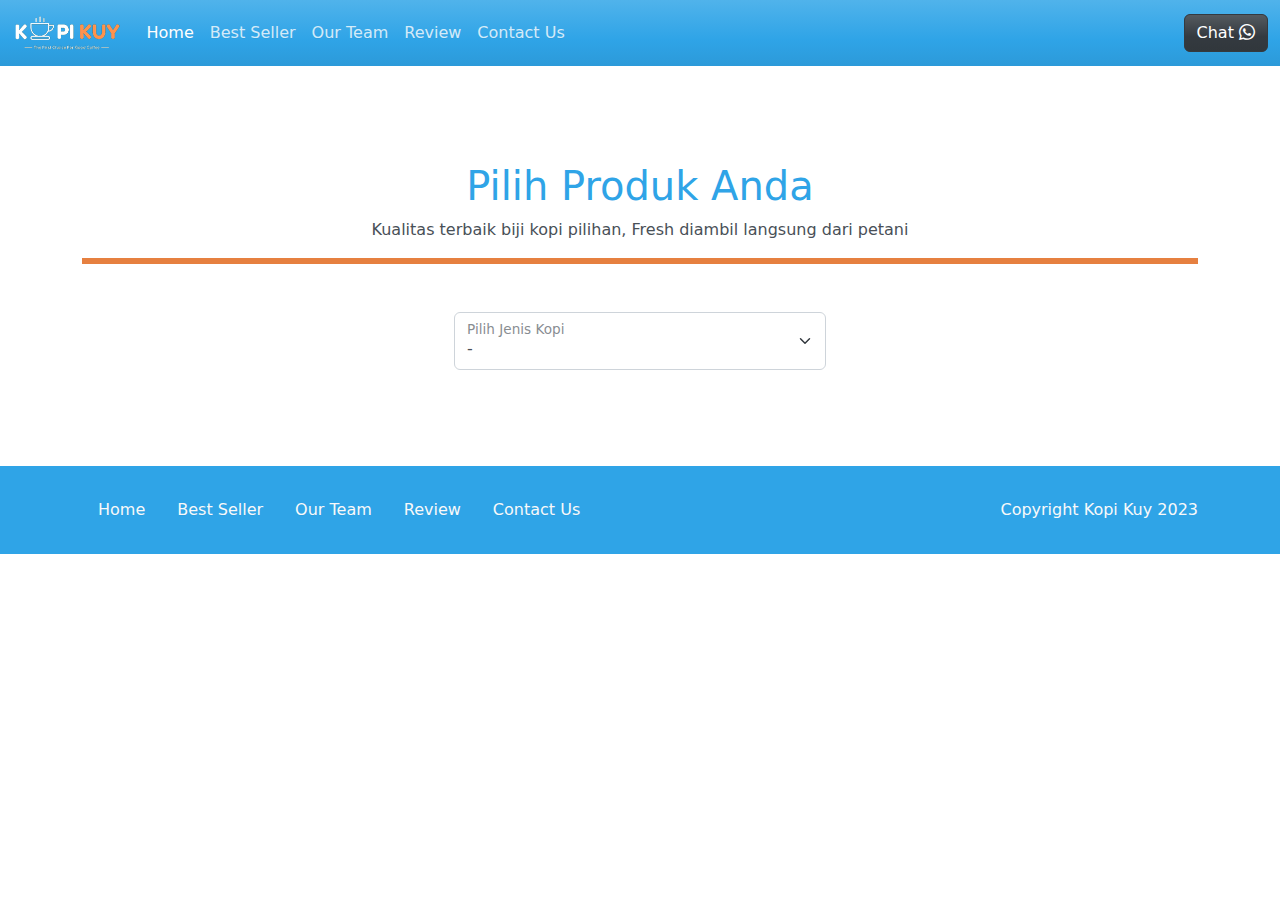
<file: produk3.html>
<!DOCTYPE html>
<html lang="en">

<head>
    <meta charset="UTF-8">
    <meta http-equiv="X-UA-Compatible" content="IE=edge">
    <meta name="viewport" content="width=device-width, initial-scale=1.0">
    <link rel="shortcut icon" href="images/favicon/favicon.ico" type="image/x-icon">
    <title>Produk</title>

    <link rel="stylesheet" href="vendor/bootwatch/cerulean.css">
    <link rel="stylesheet" href="vendor/bootsrap-icon/bootstrap-icons.css">
    <script src="vendor/bootstrap/js/bootstrap.bundle.min.js"></script>
</head>

<body>
    <nav class="navbar navbar-expand-lg bg-primary navbar-dark">
        <div class="container-fluid">
            <a class="navbar-brand" href="#">
                <img height="40" src="images/logo/logo_kuy.png" alt="logo kopi kuy" class="logo">
            </a>
            <button class="navbar-toggler" type="button" data-bs-toggle="collapse"
                data-bs-target="#navbarSupportedContent" aria-controls="navbarSupportedContent" aria-expanded="false"
                aria-label="Toggle navigation">
                <span class="navbar-toggler-icon"></span>
            </button>
            <div class="collapse navbar-collapse" id="navbarSupportedContent">
                <ul class="navbar-nav me-auto mb-2 mb-lg-0">
                    <li class="nav-item">
                        <a class="nav-link active" aria-current="page" href="index.html">Home</a>
                    </li>
                    <li class="nav-item">
                        <a class="nav-link" aria-current="page" href="index.html#best-seller">Best Seller</a>
                    </li>
                    <li class="nav-item">
                        <a class="nav-link" aria-current="page" href="index.html#our-team">Our Team</a>
                    </li>
                    <li class="nav-item">
                        <a class="nav-link" aria-current="page" href="index.html#review">Review</a>
                    </li>
                    <li class="nav-item">
                        <a class="nav-link" aria-current="page" href="index.html#contact-us">Contact Us</a>
                    </li>
                </ul>
                <a role="button" class="btn btn-dark" href="https://wa.me/6281290465033">Chat <i
                        class="bi bi-whatsapp"></i></a>
            </div>
        </div>
    </nav>

    <section class="produk my-5 pt-5 text-center">
        <div class="container">
            <h1 id="judul">
                Pilih Produk Anda
            </h1>
            <p>Kualitas terbaik biji kopi pilihan, Fresh diambil langsung dari petani</p>
            <hr class="border border-warning border-3 opacity-75">

            <div class="form-floating col-md-4 mx-auto mt-5 mb-5">
                <select class="form-select" id="select_kopi" aria-label="Floating label select example">
                    <option disabled selected>-</option>
                    <option value="arabica">Arabica</option>
                    <option value="robusta">Robusta</option>
                </select>
                <label for="select_kopi">Pilih Jenis Kopi</label>
            </div>

            <div id="baris_produk" class="row">

            </div>
        </div>
    </section>

    <footer class="bg-primary py-4 mt-5">
        <div class="container">
            <div class="row align-items-center">
                <div class="col-md-8">
                    <ul class="nav">
                        <li class="nav-item">
                            <a class="nav-link link-light active" aria-current="page" href="index.html">Home</a>
                        </li>
                        <li class="nav-item">
                            <a class="nav-link link-light" href="index.html#best-seller">Best Seller</a>
                        </li>
                        <li class="nav-item">
                            <a class="nav-link link-light" href="index.html#our-team">Our Team</a>
                        </li>
                        <li class="nav-item">
                            <a class="nav-link link-light" href="index.html#review">Review</a>
                        </li>
                        <li class="nav-item">
                            <a class="nav-link link-light" href="index.html#contact-us">Contact Us</a>
                        </li>
                    </ul>
                </div>
                <div class="col-md-4 text-light text-end">
                    Copyright Kopi Kuy 2023
                </div>
            </div>
        </div>
    </footer>

    <script src="js/jquery-3.6.3.min.js"></script>
    <script>
        var api = "https://rikikurnia.com/prakerja/api/produk/"
        select_kopi.onchange = function () {
            var kopi_yang_dipilih = this.value
            var url = api + kopi_yang_dipilih

            baris_produk.innerHTML = ""
            $.get(url).then(function (respon) {
                respon.data.forEach(item => {

                    var produk = `<div class="produk col-md-3 mb-4">
                                    <div class="card">
                                        <img src="${item.foto}" class="card-img-top" alt="...">
                                        <div class="card-body">
                                            <h5 id="nama_kopi" class="card-title">${item.nama}</h5>
                                            <div class="row my-4">
                                                <div class="col">
                                                    ${item.size}
                                                </div>
                                                <div class="col text-primary fw-bold">
                                                    ${item.harga}
                                                </div>
                                            </div>
                                            <a href="${item.link}" class="btn btn-success w-100"><i class="bi bi-cart-check"></i> Beli</a>
                                        </div>
                                    </div>
                                </div>`

                    baris_produk.innerHTML += produk
                })
            })
        }
    </script>
</body>

</html>
</file>
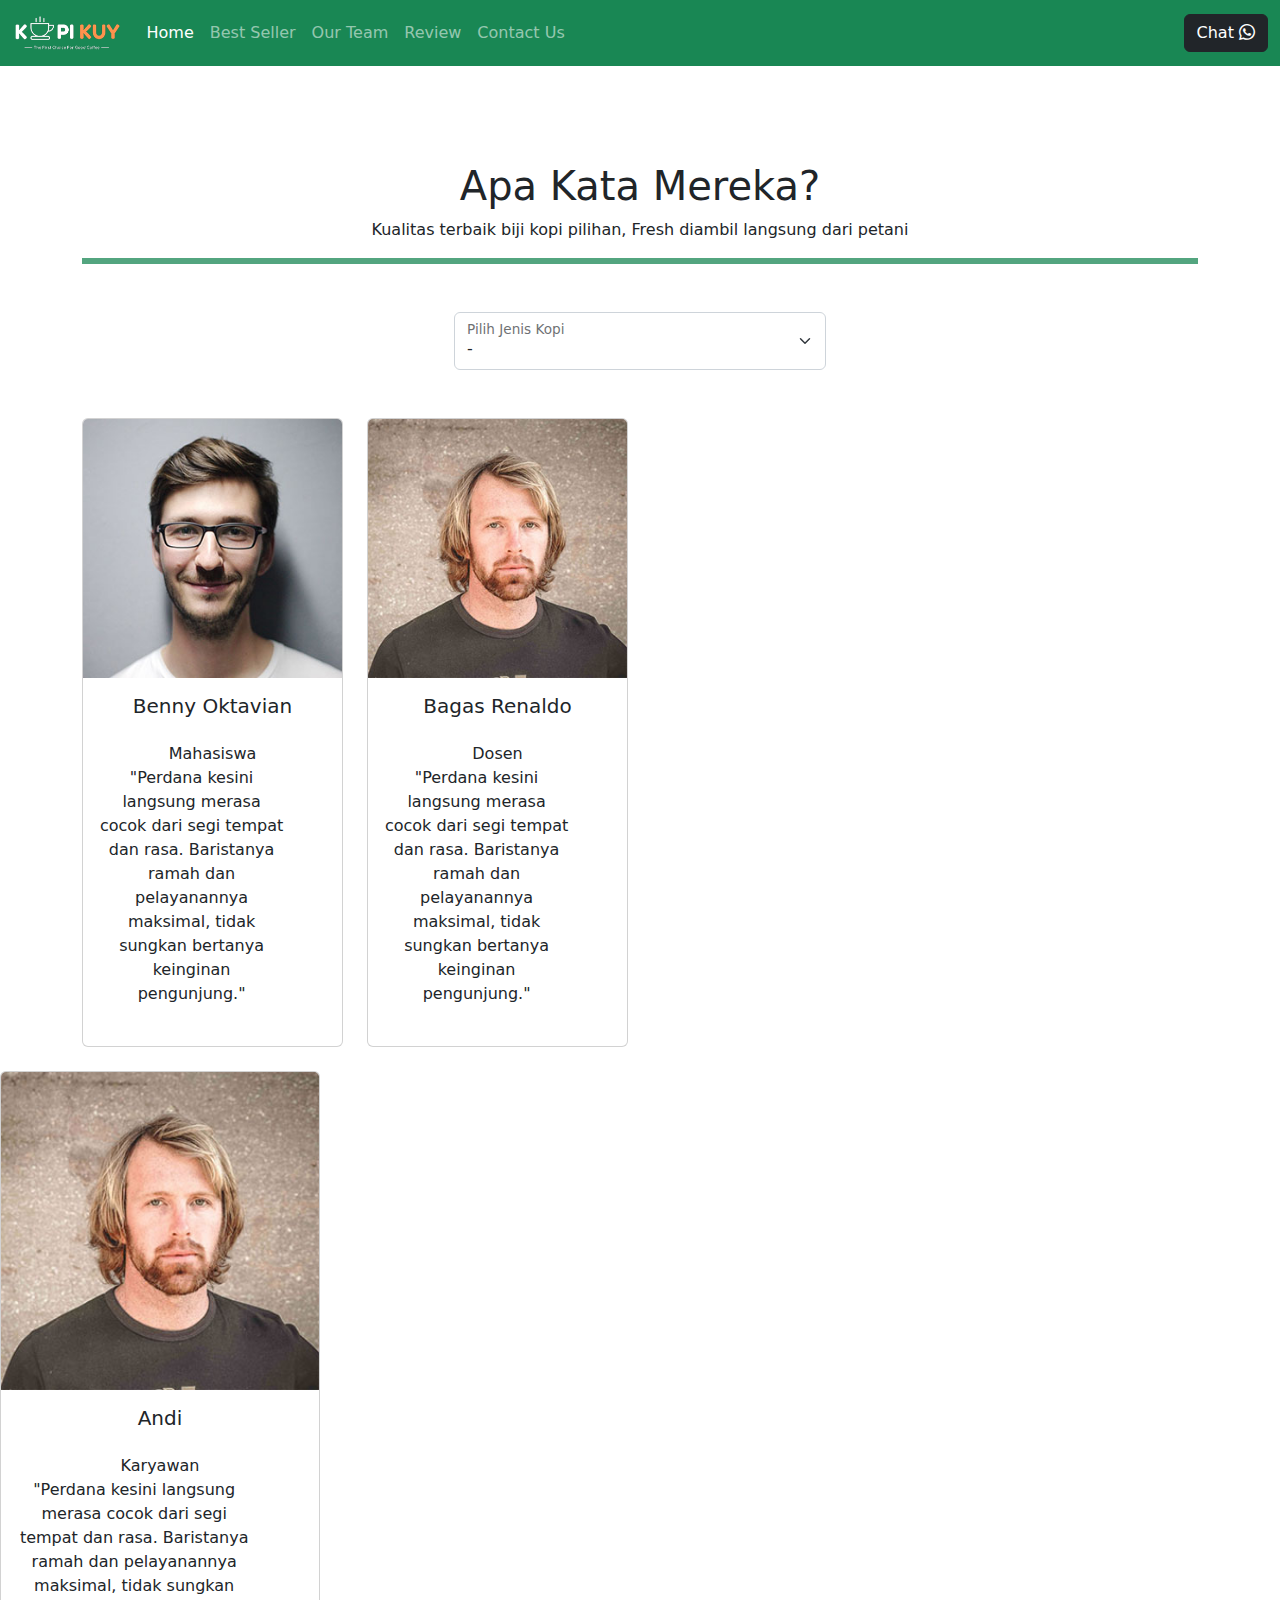
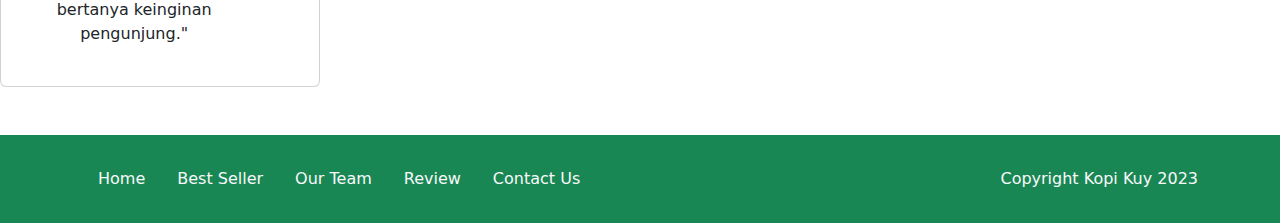
<file: review.html>
<!DOCTYPE html>
<html lang="en">

<head>
    <meta charset="UTF-8">
    <meta http-equiv="X-UA-Compatible" content="IE=edge">
    <meta name="viewport" content="width=device-width, initial-scale=1.0">
    <link rel="shortcut icon" href="images/favicon/favicon.ico" type="image/x-icon">
    <title>Review</title>

    <link rel="stylesheet" href="vendor/bootstrap/css/bootstrap.min.css">
    <link rel="stylesheet" href="vendor/bootsrap-icon/bootstrap-icons.css">
    <script src="vendor/bootstrap/js/bootstrap.bundle.min.js"></script>
</head>

<body>
    <nav class="navbar navbar-expand-lg bg-success navbar-dark">
        <div class="container-fluid">
            <a class="navbar-brand" href="#">
                <img height="40" src="images/logo/logo_kuy.png" alt="logo kopi kuy" class="logo">
            </a>
            <button class="navbar-toggler" type="button" data-bs-toggle="collapse"
                data-bs-target="#navbarSupportedContent" aria-controls="navbarSupportedContent" aria-expanded="false"
                aria-label="Toggle navigation">
                <span class="navbar-toggler-icon"></span>
            </button>
            <div class="collapse navbar-collapse" id="navbarSupportedContent">
                <ul class="navbar-nav me-auto mb-2 mb-lg-0">
                    <li class="nav-item">
                        <a class="nav-link active" aria-current="page" href="index.html">Home</a>
                    </li>
                    <li class="nav-item">
                        <a class="nav-link" aria-current="page" href="index.html#best-seller">Best Seller</a>
                    </li>
                    <li class="nav-item">
                        <a class="nav-link" aria-current="page" href="index.html#our-team">Our Team</a>
                    </li>
                    <li class="nav-item">
                        <a class="nav-link" aria-current="page" href="index.html#review">Review</a>
                    </li>
                    <li class="nav-item">
                        <a class="nav-link" aria-current="page" href="index.html#contact-us">Contact Us</a>
                    </li>
                </ul>
                <a role="button" class="btn btn-dark" href="https://wa.me/6281290465033">Chat <i
                        class="bi bi-whatsapp"></i></a>
            </div>
        </div>
    </nav>

    <section class="review my-5 pt-5 text-center">
        <div class="container">
            <h1>Apa Kata Mereka?</h1>
            <p>Kualitas terbaik biji kopi pilihan, Fresh diambil langsung dari petani</p>
            <hr class="border border-success border-3 opacity-75">

            <div class="form-floating col-md-4 mx-auto mt-5 mb-5">
                <select class="form-select" id="select_kopi" aria-label="Floating label select example">
                    <option selected>-</option>
                    <option value="caffe latte">Caffe Latte</option>
                    <option value="cappuccino">Robusta</option>
                    <option value="double espresso">Robusta</option>
                    <option value="es kopi kuy">Es Kopi KUy</option>
                </select>
                <label for="select_kopi">Pilih Jenis Kopi</label>
            </div>

            <div id="review" class="row">
                <div class="review col-md-3 mb-4">
                    <div class="card">
                        <img src="images/customer/customer1.jpg" class="card-img-top" alt="...">
                        <div class="card-body">
                            <h5 class="card-title"> Benny Oktavian</h5>
                            <div class="row my-4">
                                <div class="col">
                                    Mahasiswa
                                </div>
                                <div class="col-md-10">
                                    "Perdana kesini langsung merasa cocok dari segi tempat dan rasa. Baristanya ramah
                        dan pelayanannya maksimal, tidak sungkan bertanya keinginan pengunjung."
                                </div>
                            </div>
                        </div>
                    </div>
                </div>
              
                <div class="review col-md-3 mb-4">
                    <div class="card">
                        <img src="images/customer/customer2.jpg" class="card-img-top" alt="...">
                        <div class="card-body">
                            <h5 class="card-title">Bagas Renaldo</h5>
                            <div class="row my-4">
                                <div class="col">
                                    Dosen
                                </div>
                                <div class="col-md-10">
                                    "Perdana kesini langsung merasa cocok dari segi tempat dan rasa. Baristanya ramah
                                    dan pelayanannya maksimal, tidak sungkan bertanya keinginan pengunjung."
                                </div>
                            </div>
                        </div>
                    </div>
                </div>
            </div>
        </div>
                <div class="review col-xl-3 col-md-6">
                    <div class="card card-stats">
                        <img src="images/customer/customer2.jpg" class="card-img-top" alt="...">
                        <div class="card-body">
                            <h5 class="card-title">Andi</h5>
                            <div class="row my-4">
                                <div class="col">
                                    Karyawan
                                </div>
                                <div class="col-md-10">
                                    "Perdana kesini langsung merasa cocok dari segi tempat dan rasa. Baristanya ramah
                                    dan pelayanannya maksimal, tidak sungkan bertanya keinginan pengunjung."
                                </div>
                            </div>
                        </div>
                    </div>
                </div>
            </div>
        </div>
  
    </section>

    <footer class="bg-success py-4 mt-5">
        <div class="container">
            <div class="row align-items-center">
                <div class="col-md-8">
                    <ul class="nav">
                        <li class="nav-item">
                            <a class="nav-link link-light active" aria-current="page" href="index.html">Home</a>
                        </li>
                        <li class="nav-item">
                            <a class="nav-link link-light" href="index.html#best-seller">Best Seller</a>
                        </li>
                        <li class="nav-item">
                            <a class="nav-link link-light" href="index.html#our-team">Our Team</a>
                        </li>
                        <li class="nav-item">
                            <a class="nav-link link-light" href="index.html#review">Review</a>
                        </li>
                        <li class="nav-item">
                            <a class="nav-link link-light" href="index.html#contact-us">Contact Us</a>
                        </li>
                    </ul>
                </div>
                <div class="col-md-4 text-light text-end">
                    Copyright Kopi Kuy 2023
                </div>
            </div>
        </div>
    </footer>

    <script src="js/jquery-3.6.3.min.js"></script>
    <script>
       
    </script>
</body>

</html>
</file>
<file: css/style.css>
@font-face {
   font-family: 'Poppins';
   src: url(../fonts/poppins.woff2);
}

* {
   box-sizing: border-box;
   margin: 0;
   padding: 0;
}

html {
   scroll-behavior: smooth;
}

body {
   font-family: 'Poppins';
}

.bg-kopi {
   background-color: rgb(13, 36, 13);
}

section {
   padding-top: 80px;
   padding-bottom: 80px;
   margin-top: 40px;
   margin-bottom: 40px;
}

.baris {
   display: flex;
   align-items: center;
   justify-content: center;
}

h1 {
   font-size: 40px;
}

h2 {
   font-size: 35px;
   text-align: center;
   margin-bottom: 30px;
}

p.sub {
   font-size: 18px;
   width: 800px;
   max-width: 100%;
   text-align: center;
   margin: auto;
   margin-bottom: 40px;
}

img,
video {
   max-width: 100%;
}

/* Navigasi */

nav {
   background-color: rgb(13, 36, 13);
   padding-left: 30px;
   padding-right: 30px;
}

nav .chat {
   width: 100px;
   height: 30px;
   text-decoration: none;
   background-color: green;
   color: white;
   text-align: center;
   line-height: 1.9rem;
}

nav .baris {
   align-items: center;
   height: 50px;
}

.logo {
   height: 40px;
}

nav button {
   width: 100px;
   height: 30px;
}

.navigasi {
   display: flex;
   list-style: none;
   margin-right: 40px;
   align-items: center;
   margin-left: auto;
   text-align: center;
}

.navigasi li {
   width: 100px;
}

.navigasi li a {
   color: #fff;
   text-decoration: none;
}

/* Header */

header {
   padding-left: 50px;
   padding-top: 80px;
   padding-bottom: 80px;
}

header .baris {
   display: flex;
   align-items: center;
}

header .kiri {
   width: 50%;
   padding-right: 100px;
}

header .kanan {
   width: 50%;
}

header .kiri h1 {
   margin-bottom: 25px;
}

header .kiri p.tagline {
   margin-bottom: 20px;
   font-size: 20px;
}

header .kiri .cta p {
   font-size: 16px;
   margin-bottom: 20px;
}

header .kiri .cta a {
   text-decoration: none;
}

header .kiri .cta img {
   height: 50px;
}

/* Best Seller */

.best-seller {
   background-color: rgb(232, 219, 190);
}

.best-seller .produk {
   width: 25%;
   padding: 10px 30px;
   text-align: center;
}

.best-seller .produk p {
   font-weight: bold;
   margin-top: 20px;
   font-size: 20px;
}

/* About Us */

section.about-us {

   margin-left: auto;
   margin-right: auto;
   text-align: center;
}

.about-us .tentang {
   width: 1024px;
   max-width: 90%;
   margin: 10px auto 40px auto;
   font-size: 18px;
}

.about-us img {
   width: 960px;
   max-width: 100%;
}

.about-us .penjelasan {
   max-width: 80%;
   margin: 30px auto 30px auto;
   font-size: 18px;
}

/* Our Team */

.our-team {
   background-color: rgb(232, 219, 190);
}

.our-team .baris .tim {
   padding: 20px 30px;
   text-align: center;
}

.our-team .baris .tim img {
   margin-bottom: 15px;
}

.our-team .baris h3 {
   margin-bottom: 15px;
}

/* Review */

.review {
   background-image: url(../images/shapes/9.svg);
   background-size: cover;
}

.review .baris {
   width: 1366px;
   max-width: 100%;
   margin-left: auto;
   margin-right: auto;
   justify-content: space-around;
}

.review .baris .testimoni {
   width: 30%;
   padding: 35px 50px;
   box-shadow: 0px 0px 12px -10px #000;
   background-color: #fff;
}

.review .profile {
   display: flex;
   margin-bottom: 30px;
   align-items: center;
}

.review .profile img {
   height: 80px;
   margin-right: 30px;
}

/* Contact Us */

section.contact-us {
   margin-bottom: 100px;
}

.contact-us .baris .kolom {
   margin-top: 40px;
   width: 25%;
   text-align: center;
}

.contact-us .kolom a {
   text-decoration: none;
}

/* Footer */

footer {
   background-color: rgb(13, 36, 13);
   padding-left: 30px;
   padding-right: 30px;
}

footer .baris {
   align-items: center;
   justify-content: space-between;
   max-width: 1366px;
   align-self: center;
   height: 60px;
}

footer .navigasi {
   width: 60%;
}

footer p {
   color: #fff;
}

/* Produk */

.shop .card p.card-text {
   font-size: 15px;
   color: #3b3b3b;
}

.shop .card h5 {
   font-size: 18px;
   font-weight: bold;
   color: #3b3b3b;
}
@font-face {
   font-family: 'Poppins';
   src: url(../fonts/poppins.woff2);
}

* {
   box-sizing: border-box;
   margin: 0;
   padding: 0;
}

html {
   scroll-behavior: smooth;
}

body {
   font-family: 'Poppins';
}

.bg-kopi {
   background-color: rgb(13, 36, 13);
}

section {
   padding-top: 80px;
   padding-bottom: 80px;
   margin-top: 40px;
   margin-bottom: 40px;
}

.baris {
   display: flex;
   align-items: center;
   justify-content: center;
}

h1 {
   font-size: 40px;
}

h2 {
   font-size: 35px;
   text-align: center;
   margin-bottom: 30px;
}

p.sub {
   font-size: 18px;
   width: 800px;
   max-width: 100%;
   text-align: center;
   margin: auto;
   margin-bottom: 40px;
}

img,
video {
   max-width: 100%;
}

/* Navigasi */

nav {
   background-color: rgb(13, 36, 13);
   padding-left: 30px;
   padding-right: 30px;
}

nav .chat {
   width: 100px;
   height: 30px;
   text-decoration: none;
   background-color: green;
   color: white;
   text-align: center;
   line-height: 1.9rem;
}

nav .baris {
   align-items: center;
   height: 50px;
}

.logo {
   height: 40px;
}

nav button {
   width: 100px;
   height: 30px;
}

.navigasi {
   display: flex;
   list-style: none;
   margin-right: 40px;
   align-items: center;
   margin-left: auto;
   text-align: center;
}

.navigasi li {
   width: 100px;
}

.navigasi li a {
   color: #fff;
   text-decoration: none;
}

/* Header */

header {
   padding-left: 50px;
   padding-top: 80px;
   padding-bottom: 80px;
}

header .baris {
   display: flex;
   align-items: center;
}

header .kiri {
   width: 50%;
   padding-right: 100px;
}

header .kanan {
   width: 50%;
}

header .kiri h1 {
   margin-bottom: 25px;
}

header .kiri p.tagline {
   margin-bottom: 20px;
   font-size: 20px;
}

header .kiri .cta p {
   font-size: 16px;
   margin-bottom: 20px;
}

header .kiri .cta a {
   text-decoration: none;
}

header .kiri .cta img {
   height: 50px;
}

/* Best Seller */

.best-seller {
   background-color: rgb(232, 219, 190);
}

.best-seller .produk {
   width: 25%;
   padding: 10px 30px;
   text-align: center;
}

.best-seller .produk p {
   font-weight: bold;
   margin-top: 20px;
   font-size: 20px;
}

/* About Us */

section.about-us {

   margin-left: auto;
   margin-right: auto;
   text-align: center;
}

.about-us .tentang {
   width: 1024px;
   max-width: 90%;
   margin: 10px auto 40px auto;
   font-size: 18px;
}

.about-us img {
   width: 960px;
   max-width: 100%;
}

.about-us .penjelasan {
   max-width: 80%;
   margin: 30px auto 30px auto;
   font-size: 18px;
}

/* Our Team */

.our-team {
   background-color: rgb(232, 219, 190);
}

.our-team .baris .tim {
   padding: 20px 30px;
   text-align: center;
}

.our-team .baris .tim img {
   margin-bottom: 15px;
}

.our-team .baris h3 {
   margin-bottom: 15px;
}

/* Review */

.review {
   background-image: url(../images/shapes/9.svg);
   background-size: cover;
}

.review .baris {
   width: 1366px;
   max-width: 100%;
   margin-left: auto;
   margin-right: auto;
   justify-content: space-around;
}

.review .baris .testimoni {
   width: 30%;
   padding: 35px 50px;
   box-shadow: 0px 0px 12px -10px #000;
   background-color: #fff;
}

.review .profile {
   display: flex;
   margin-bottom: 30px;
   align-items: center;
}

.review .profile img {
   height: 80px;
   margin-right: 30px;
}

/* Contact Us */

section.contact-us {
   margin-bottom: 100px;
}

.contact-us .baris .kolom {
   margin-top: 40px;
   width: 25%;
   text-align: center;
}

.contact-us .kolom a {
   text-decoration: none;
}

/* Footer */

footer {
   background-color: rgb(13, 36, 13);
   padding-left: 30px;
   padding-right: 30px;
}

footer .baris {
   align-items: center;
   justify-content: space-between;
   max-width: 1366px;
   align-self: center;
   height: 60px;
}

footer .navigasi {
   width: 60%;
}

footer p {
   color: #fff;
}

/* Produk */

.shop .card p.card-text {
   font-size: 15px;
   color: #3b3b3b;
}

.shop .card h5 {
   font-size: 18px;
   font-weight: bold;
   color: #3b3b3b;
}
@media (max-width:700px) {
   baris {
      flex-wrap: wrap;
   }

   .navigasi {
      display: none;
   }

   .logo {
      margin-right: auto;
   }

   header {
      padding-left: 20px;
      padding-right: 20px;
   }

   header .kiri {
      width: 100%;
      padding-right: 0;
      text-align: center;
   }

   header .kanan {
      width: 100%;
   }

   .best-seller .produk {
      width: 50%;
   }

   .review .baris .testimoni {
      width: 100%;
      margin-bottom: 30px;
   }

   .contact-us .baris .kolom {
      width: 50%;
   }

}
</file>
<file: vendor/bootwatch/cerulean.css>
@charset "UTF-8";/*!
 * Bootswatch v5.2.3 (https://bootswatch.com)
 * Theme: cerulean
 * Copyright 2012-2022 Thomas Park
 * Licensed under MIT
 * Based on Bootstrap
*//*!
 * Bootstrap  v5.2.3 (https://getbootstrap.com/)
 * Copyright 2011-2022 The Bootstrap Authors
 * Copyright 2011-2022 Twitter, Inc.
 * Licensed under MIT (https://github.com/twbs/bootstrap/blob/main/LICENSE)
 */:root{--bs-blue:#033c73;--bs-indigo:#6610f2;--bs-purple:#6f42c1;--bs-pink:#e83e8c;--bs-red:#c71c22;--bs-orange:#fd7e14;--bs-yellow:#dd5600;--bs-green:#73a839;--bs-teal:#20c997;--bs-cyan:#2fa4e7;--bs-black:#000;--bs-white:#fff;--bs-gray:#868e96;--bs-gray-dark:#343a40;--bs-gray-100:#f8f9fa;--bs-gray-200:#e9ecef;--bs-gray-300:#dee2e6;--bs-gray-400:#ced4da;--bs-gray-500:#adb5bd;--bs-gray-600:#868e96;--bs-gray-700:#495057;--bs-gray-800:#343a40;--bs-gray-900:#212529;--bs-primary:#2fa4e7;--bs-secondary:#e9ecef;--bs-success:#73a839;--bs-info:#033c73;--bs-warning:#dd5600;--bs-danger:#c71c22;--bs-light:#f8f9fa;--bs-dark:#343a40;--bs-primary-rgb:47,164,231;--bs-secondary-rgb:233,236,239;--bs-success-rgb:115,168,57;--bs-info-rgb:3,60,115;--bs-warning-rgb:221,86,0;--bs-danger-rgb:199,28,34;--bs-light-rgb:248,249,250;--bs-dark-rgb:52,58,64;--bs-white-rgb:255,255,255;--bs-black-rgb:0,0,0;--bs-body-color-rgb:73,80,87;--bs-body-bg-rgb:255,255,255;--bs-font-sans-serif:system-ui,-apple-system,"Segoe UI",Roboto,"Helvetica Neue","Noto Sans","Liberation Sans",Arial,sans-serif,"Apple Color Emoji","Segoe UI Emoji","Segoe UI Symbol","Noto Color Emoji";--bs-font-monospace:SFMono-Regular,Menlo,Monaco,Consolas,"Liberation Mono","Courier New",monospace;--bs-gradient:linear-gradient(180deg, rgba(255, 255, 255, 0.15), rgba(255, 255, 255, 0));--bs-body-font-family:var(--bs-font-sans-serif);--bs-body-font-size:1rem;--bs-body-font-weight:400;--bs-body-line-height:1.5;--bs-body-color:#495057;--bs-body-bg:#fff;--bs-border-width:1px;--bs-border-style:solid;--bs-border-color:#dee2e6;--bs-border-color-translucent:rgba(0, 0, 0, 0.175);--bs-border-radius:0.375rem;--bs-border-radius-sm:0.25rem;--bs-border-radius-lg:0.5rem;--bs-border-radius-xl:1rem;--bs-border-radius-2xl:2rem;--bs-border-radius-pill:50rem;--bs-link-color:#2fa4e7;--bs-link-hover-color:#2683b9;--bs-code-color:#e83e8c;--bs-highlight-bg:#f8ddcc}*,::after,::before{box-sizing:border-box}@media (prefers-reduced-motion:no-preference){:root{scroll-behavior:smooth}}body{margin:0;font-family:var(--bs-body-font-family);font-size:var(--bs-body-font-size);font-weight:var(--bs-body-font-weight);line-height:var(--bs-body-line-height);color:var(--bs-body-color);text-align:var(--bs-body-text-align);background-color:var(--bs-body-bg);-webkit-text-size-adjust:100%;-webkit-tap-highlight-color:transparent}hr{margin:1rem 0;color:inherit;border:0;border-top:1px solid;opacity:.25}.h1,.h2,.h3,.h4,.h5,.h6,h1,h2,h3,h4,h5,h6{margin-top:0;margin-bottom:.5rem;font-weight:500;line-height:1.2;color:#2fa4e7}.h1,h1{font-size:calc(1.375rem + 1.5vw)}@media (min-width:1200px){.h1,h1{font-size:2.5rem}}.h2,h2{font-size:calc(1.325rem + .9vw)}@media (min-width:1200px){.h2,h2{font-size:2rem}}.h3,h3{font-size:calc(1.3rem + .6vw)}@media (min-width:1200px){.h3,h3{font-size:1.75rem}}.h4,h4{font-size:calc(1.275rem + .3vw)}@media (min-width:1200px){.h4,h4{font-size:1.5rem}}.h5,h5{font-size:1.25rem}.h6,h6{font-size:1rem}p{margin-top:0;margin-bottom:1rem}abbr[title]{-webkit-text-decoration:underline dotted;text-decoration:underline dotted;cursor:help;-webkit-text-decoration-skip-ink:none;text-decoration-skip-ink:none}address{margin-bottom:1rem;font-style:normal;line-height:inherit}ol,ul{padding-left:2rem}dl,ol,ul{margin-top:0;margin-bottom:1rem}ol ol,ol ul,ul ol,ul ul{margin-bottom:0}dt{font-weight:700}dd{margin-bottom:.5rem;margin-left:0}blockquote{margin:0 0 1rem}b,strong{font-weight:bolder}.small,small{font-size:.875em}.mark,mark{padding:.1875em;background-color:var(--bs-highlight-bg)}sub,sup{position:relative;font-size:.75em;line-height:0;vertical-align:baseline}sub{bottom:-.25em}sup{top:-.5em}a{color:var(--bs-link-color);text-decoration:underline}a:hover{color:var(--bs-link-hover-color)}a:not([href]):not([class]),a:not([href]):not([class]):hover{color:inherit;text-decoration:none}code,kbd,pre,samp{font-family:var(--bs-font-monospace);font-size:1em}pre{display:block;margin-top:0;margin-bottom:1rem;overflow:auto;font-size:.875em}pre code{font-size:inherit;color:inherit;word-break:normal}code{font-size:.875em;color:var(--bs-code-color);word-wrap:break-word}a>code{color:inherit}kbd{padding:.1875rem .375rem;font-size:.875em;color:var(--bs-body-bg);background-color:var(--bs-body-color);border-radius:.25rem}kbd kbd{padding:0;font-size:1em}figure{margin:0 0 1rem}img,svg{vertical-align:middle}table{caption-side:bottom;border-collapse:collapse}caption{padding-top:.5rem;padding-bottom:.5rem;color:#868e96;text-align:left}th{text-align:inherit;text-align:-webkit-match-parent}tbody,td,tfoot,th,thead,tr{border-color:inherit;border-style:solid;border-width:0}label{display:inline-block}button{border-radius:0}button:focus:not(:focus-visible){outline:0}button,input,optgroup,select,textarea{margin:0;font-family:inherit;font-size:inherit;line-height:inherit}button,select{text-transform:none}[role=button]{cursor:pointer}select{word-wrap:normal}select:disabled{opacity:1}[list]:not([type=date]):not([type=datetime-local]):not([type=month]):not([type=week]):not([type=time])::-webkit-calendar-picker-indicator{display:none!important}[type=button],[type=reset],[type=submit],button{-webkit-appearance:button}[type=button]:not(:disabled),[type=reset]:not(:disabled),[type=submit]:not(:disabled),button:not(:disabled){cursor:pointer}::-moz-focus-inner{padding:0;border-style:none}textarea{resize:vertical}fieldset{min-width:0;padding:0;margin:0;border:0}legend{float:left;width:100%;padding:0;margin-bottom:.5rem;font-size:calc(1.275rem + .3vw);line-height:inherit}@media (min-width:1200px){legend{font-size:1.5rem}}legend+*{clear:left}::-webkit-datetime-edit-day-field,::-webkit-datetime-edit-fields-wrapper,::-webkit-datetime-edit-hour-field,::-webkit-datetime-edit-minute,::-webkit-datetime-edit-month-field,::-webkit-datetime-edit-text,::-webkit-datetime-edit-year-field{padding:0}::-webkit-inner-spin-button{height:auto}[type=search]{outline-offset:-2px;-webkit-appearance:textfield}::-webkit-search-decoration{-webkit-appearance:none}::-webkit-color-swatch-wrapper{padding:0}::-webkit-file-upload-button{font:inherit;-webkit-appearance:button}::file-selector-button{font:inherit;-webkit-appearance:button}output{display:inline-block}iframe{border:0}summary{display:list-item;cursor:pointer}progress{vertical-align:baseline}[hidden]{display:none!important}.lead{font-size:1.25rem;font-weight:300}.display-1{font-size:calc(1.625rem + 4.5vw);font-weight:300;line-height:1.2}@media (min-width:1200px){.display-1{font-size:5rem}}.display-2{font-size:calc(1.575rem + 3.9vw);font-weight:300;line-height:1.2}@media (min-width:1200px){.display-2{font-size:4.5rem}}.display-3{font-size:calc(1.525rem + 3.3vw);font-weight:300;line-height:1.2}@media (min-width:1200px){.display-3{font-size:4rem}}.display-4{font-size:calc(1.475rem + 2.7vw);font-weight:300;line-height:1.2}@media (min-width:1200px){.display-4{font-size:3.5rem}}.display-5{font-size:calc(1.425rem + 2.1vw);font-weight:300;line-height:1.2}@media (min-width:1200px){.display-5{font-size:3rem}}.display-6{font-size:calc(1.375rem + 1.5vw);font-weight:300;line-height:1.2}@media (min-width:1200px){.display-6{font-size:2.5rem}}.list-unstyled{padding-left:0;list-style:none}.list-inline{padding-left:0;list-style:none}.list-inline-item{display:inline-block}.list-inline-item:not(:last-child){margin-right:.5rem}.initialism{font-size:.875em;text-transform:uppercase}.blockquote{margin-bottom:1rem;font-size:1.25rem}.blockquote>:last-child{margin-bottom:0}.blockquote-footer{margin-top:-1rem;margin-bottom:1rem;font-size:.875em;color:#868e96}.blockquote-footer::before{content:"— "}.img-fluid{max-width:100%;height:auto}.img-thumbnail{padding:.25rem;background-color:#fff;border:1px solid var(--bs-border-color);border-radius:.375rem;max-width:100%;height:auto}.figure{display:inline-block}.figure-img{margin-bottom:.5rem;line-height:1}.figure-caption{font-size:.875em;color:#868e96}.container,.container-fluid,.container-lg,.container-md,.container-sm,.container-xl,.container-xxl{--bs-gutter-x:1.5rem;--bs-gutter-y:0;width:100%;padding-right:calc(var(--bs-gutter-x) * .5);padding-left:calc(var(--bs-gutter-x) * .5);margin-right:auto;margin-left:auto}@media (min-width:576px){.container,.container-sm{max-width:540px}}@media (min-width:768px){.container,.container-md,.container-sm{max-width:720px}}@media (min-width:992px){.container,.container-lg,.container-md,.container-sm{max-width:960px}}@media (min-width:1200px){.container,.container-lg,.container-md,.container-sm,.container-xl{max-width:1140px}}@media (min-width:1400px){.container,.container-lg,.container-md,.container-sm,.container-xl,.container-xxl{max-width:1320px}}.row{--bs-gutter-x:1.5rem;--bs-gutter-y:0;display:flex;flex-wrap:wrap;margin-top:calc(-1 * var(--bs-gutter-y));margin-right:calc(-.5 * var(--bs-gutter-x));margin-left:calc(-.5 * var(--bs-gutter-x))}.row>*{flex-shrink:0;width:100%;max-width:100%;padding-right:calc(var(--bs-gutter-x) * .5);padding-left:calc(var(--bs-gutter-x) * .5);margin-top:var(--bs-gutter-y)}.col{flex:1 0 0%}.row-cols-auto>*{flex:0 0 auto;width:auto}.row-cols-1>*{flex:0 0 auto;width:100%}.row-cols-2>*{flex:0 0 auto;width:50%}.row-cols-3>*{flex:0 0 auto;width:33.3333333333%}.row-cols-4>*{flex:0 0 auto;width:25%}.row-cols-5>*{flex:0 0 auto;width:20%}.row-cols-6>*{flex:0 0 auto;width:16.6666666667%}.col-auto{flex:0 0 auto;width:auto}.col-1{flex:0 0 auto;width:8.33333333%}.col-2{flex:0 0 auto;width:16.66666667%}.col-3{flex:0 0 auto;width:25%}.col-4{flex:0 0 auto;width:33.33333333%}.col-5{flex:0 0 auto;width:41.66666667%}.col-6{flex:0 0 auto;width:50%}.col-7{flex:0 0 auto;width:58.33333333%}.col-8{flex:0 0 auto;width:66.66666667%}.col-9{flex:0 0 auto;width:75%}.col-10{flex:0 0 auto;width:83.33333333%}.col-11{flex:0 0 auto;width:91.66666667%}.col-12{flex:0 0 auto;width:100%}.offset-1{margin-left:8.33333333%}.offset-2{margin-left:16.66666667%}.offset-3{margin-left:25%}.offset-4{margin-left:33.33333333%}.offset-5{margin-left:41.66666667%}.offset-6{margin-left:50%}.offset-7{margin-left:58.33333333%}.offset-8{margin-left:66.66666667%}.offset-9{margin-left:75%}.offset-10{margin-left:83.33333333%}.offset-11{margin-left:91.66666667%}.g-0,.gx-0{--bs-gutter-x:0}.g-0,.gy-0{--bs-gutter-y:0}.g-1,.gx-1{--bs-gutter-x:0.25rem}.g-1,.gy-1{--bs-gutter-y:0.25rem}.g-2,.gx-2{--bs-gutter-x:0.5rem}.g-2,.gy-2{--bs-gutter-y:0.5rem}.g-3,.gx-3{--bs-gutter-x:1rem}.g-3,.gy-3{--bs-gutter-y:1rem}.g-4,.gx-4{--bs-gutter-x:1.5rem}.g-4,.gy-4{--bs-gutter-y:1.5rem}.g-5,.gx-5{--bs-gutter-x:3rem}.g-5,.gy-5{--bs-gutter-y:3rem}@media (min-width:576px){.col-sm{flex:1 0 0%}.row-cols-sm-auto>*{flex:0 0 auto;width:auto}.row-cols-sm-1>*{flex:0 0 auto;width:100%}.row-cols-sm-2>*{flex:0 0 auto;width:50%}.row-cols-sm-3>*{flex:0 0 auto;width:33.3333333333%}.row-cols-sm-4>*{flex:0 0 auto;width:25%}.row-cols-sm-5>*{flex:0 0 auto;width:20%}.row-cols-sm-6>*{flex:0 0 auto;width:16.6666666667%}.col-sm-auto{flex:0 0 auto;width:auto}.col-sm-1{flex:0 0 auto;width:8.33333333%}.col-sm-2{flex:0 0 auto;width:16.66666667%}.col-sm-3{flex:0 0 auto;width:25%}.col-sm-4{flex:0 0 auto;width:33.33333333%}.col-sm-5{flex:0 0 auto;width:41.66666667%}.col-sm-6{flex:0 0 auto;width:50%}.col-sm-7{flex:0 0 auto;width:58.33333333%}.col-sm-8{flex:0 0 auto;width:66.66666667%}.col-sm-9{flex:0 0 auto;width:75%}.col-sm-10{flex:0 0 auto;width:83.33333333%}.col-sm-11{flex:0 0 auto;width:91.66666667%}.col-sm-12{flex:0 0 auto;width:100%}.offset-sm-0{margin-left:0}.offset-sm-1{margin-left:8.33333333%}.offset-sm-2{margin-left:16.66666667%}.offset-sm-3{margin-left:25%}.offset-sm-4{margin-left:33.33333333%}.offset-sm-5{margin-left:41.66666667%}.offset-sm-6{margin-left:50%}.offset-sm-7{margin-left:58.33333333%}.offset-sm-8{margin-left:66.66666667%}.offset-sm-9{margin-left:75%}.offset-sm-10{margin-left:83.33333333%}.offset-sm-11{margin-left:91.66666667%}.g-sm-0,.gx-sm-0{--bs-gutter-x:0}.g-sm-0,.gy-sm-0{--bs-gutter-y:0}.g-sm-1,.gx-sm-1{--bs-gutter-x:0.25rem}.g-sm-1,.gy-sm-1{--bs-gutter-y:0.25rem}.g-sm-2,.gx-sm-2{--bs-gutter-x:0.5rem}.g-sm-2,.gy-sm-2{--bs-gutter-y:0.5rem}.g-sm-3,.gx-sm-3{--bs-gutter-x:1rem}.g-sm-3,.gy-sm-3{--bs-gutter-y:1rem}.g-sm-4,.gx-sm-4{--bs-gutter-x:1.5rem}.g-sm-4,.gy-sm-4{--bs-gutter-y:1.5rem}.g-sm-5,.gx-sm-5{--bs-gutter-x:3rem}.g-sm-5,.gy-sm-5{--bs-gutter-y:3rem}}@media (min-width:768px){.col-md{flex:1 0 0%}.row-cols-md-auto>*{flex:0 0 auto;width:auto}.row-cols-md-1>*{flex:0 0 auto;width:100%}.row-cols-md-2>*{flex:0 0 auto;width:50%}.row-cols-md-3>*{flex:0 0 auto;width:33.3333333333%}.row-cols-md-4>*{flex:0 0 auto;width:25%}.row-cols-md-5>*{flex:0 0 auto;width:20%}.row-cols-md-6>*{flex:0 0 auto;width:16.6666666667%}.col-md-auto{flex:0 0 auto;width:auto}.col-md-1{flex:0 0 auto;width:8.33333333%}.col-md-2{flex:0 0 auto;width:16.66666667%}.col-md-3{flex:0 0 auto;width:25%}.col-md-4{flex:0 0 auto;width:33.33333333%}.col-md-5{flex:0 0 auto;width:41.66666667%}.col-md-6{flex:0 0 auto;width:50%}.col-md-7{flex:0 0 auto;width:58.33333333%}.col-md-8{flex:0 0 auto;width:66.66666667%}.col-md-9{flex:0 0 auto;width:75%}.col-md-10{flex:0 0 auto;width:83.33333333%}.col-md-11{flex:0 0 auto;width:91.66666667%}.col-md-12{flex:0 0 auto;width:100%}.offset-md-0{margin-left:0}.offset-md-1{margin-left:8.33333333%}.offset-md-2{margin-left:16.66666667%}.offset-md-3{margin-left:25%}.offset-md-4{margin-left:33.33333333%}.offset-md-5{margin-left:41.66666667%}.offset-md-6{margin-left:50%}.offset-md-7{margin-left:58.33333333%}.offset-md-8{margin-left:66.66666667%}.offset-md-9{margin-left:75%}.offset-md-10{margin-left:83.33333333%}.offset-md-11{margin-left:91.66666667%}.g-md-0,.gx-md-0{--bs-gutter-x:0}.g-md-0,.gy-md-0{--bs-gutter-y:0}.g-md-1,.gx-md-1{--bs-gutter-x:0.25rem}.g-md-1,.gy-md-1{--bs-gutter-y:0.25rem}.g-md-2,.gx-md-2{--bs-gutter-x:0.5rem}.g-md-2,.gy-md-2{--bs-gutter-y:0.5rem}.g-md-3,.gx-md-3{--bs-gutter-x:1rem}.g-md-3,.gy-md-3{--bs-gutter-y:1rem}.g-md-4,.gx-md-4{--bs-gutter-x:1.5rem}.g-md-4,.gy-md-4{--bs-gutter-y:1.5rem}.g-md-5,.gx-md-5{--bs-gutter-x:3rem}.g-md-5,.gy-md-5{--bs-gutter-y:3rem}}@media (min-width:992px){.col-lg{flex:1 0 0%}.row-cols-lg-auto>*{flex:0 0 auto;width:auto}.row-cols-lg-1>*{flex:0 0 auto;width:100%}.row-cols-lg-2>*{flex:0 0 auto;width:50%}.row-cols-lg-3>*{flex:0 0 auto;width:33.3333333333%}.row-cols-lg-4>*{flex:0 0 auto;width:25%}.row-cols-lg-5>*{flex:0 0 auto;width:20%}.row-cols-lg-6>*{flex:0 0 auto;width:16.6666666667%}.col-lg-auto{flex:0 0 auto;width:auto}.col-lg-1{flex:0 0 auto;width:8.33333333%}.col-lg-2{flex:0 0 auto;width:16.66666667%}.col-lg-3{flex:0 0 auto;width:25%}.col-lg-4{flex:0 0 auto;width:33.33333333%}.col-lg-5{flex:0 0 auto;width:41.66666667%}.col-lg-6{flex:0 0 auto;width:50%}.col-lg-7{flex:0 0 auto;width:58.33333333%}.col-lg-8{flex:0 0 auto;width:66.66666667%}.col-lg-9{flex:0 0 auto;width:75%}.col-lg-10{flex:0 0 auto;width:83.33333333%}.col-lg-11{flex:0 0 auto;width:91.66666667%}.col-lg-12{flex:0 0 auto;width:100%}.offset-lg-0{margin-left:0}.offset-lg-1{margin-left:8.33333333%}.offset-lg-2{margin-left:16.66666667%}.offset-lg-3{margin-left:25%}.offset-lg-4{margin-left:33.33333333%}.offset-lg-5{margin-left:41.66666667%}.offset-lg-6{margin-left:50%}.offset-lg-7{margin-left:58.33333333%}.offset-lg-8{margin-left:66.66666667%}.offset-lg-9{margin-left:75%}.offset-lg-10{margin-left:83.33333333%}.offset-lg-11{margin-left:91.66666667%}.g-lg-0,.gx-lg-0{--bs-gutter-x:0}.g-lg-0,.gy-lg-0{--bs-gutter-y:0}.g-lg-1,.gx-lg-1{--bs-gutter-x:0.25rem}.g-lg-1,.gy-lg-1{--bs-gutter-y:0.25rem}.g-lg-2,.gx-lg-2{--bs-gutter-x:0.5rem}.g-lg-2,.gy-lg-2{--bs-gutter-y:0.5rem}.g-lg-3,.gx-lg-3{--bs-gutter-x:1rem}.g-lg-3,.gy-lg-3{--bs-gutter-y:1rem}.g-lg-4,.gx-lg-4{--bs-gutter-x:1.5rem}.g-lg-4,.gy-lg-4{--bs-gutter-y:1.5rem}.g-lg-5,.gx-lg-5{--bs-gutter-x:3rem}.g-lg-5,.gy-lg-5{--bs-gutter-y:3rem}}@media (min-width:1200px){.col-xl{flex:1 0 0%}.row-cols-xl-auto>*{flex:0 0 auto;width:auto}.row-cols-xl-1>*{flex:0 0 auto;width:100%}.row-cols-xl-2>*{flex:0 0 auto;width:50%}.row-cols-xl-3>*{flex:0 0 auto;width:33.3333333333%}.row-cols-xl-4>*{flex:0 0 auto;width:25%}.row-cols-xl-5>*{flex:0 0 auto;width:20%}.row-cols-xl-6>*{flex:0 0 auto;width:16.6666666667%}.col-xl-auto{flex:0 0 auto;width:auto}.col-xl-1{flex:0 0 auto;width:8.33333333%}.col-xl-2{flex:0 0 auto;width:16.66666667%}.col-xl-3{flex:0 0 auto;width:25%}.col-xl-4{flex:0 0 auto;width:33.33333333%}.col-xl-5{flex:0 0 auto;width:41.66666667%}.col-xl-6{flex:0 0 auto;width:50%}.col-xl-7{flex:0 0 auto;width:58.33333333%}.col-xl-8{flex:0 0 auto;width:66.66666667%}.col-xl-9{flex:0 0 auto;width:75%}.col-xl-10{flex:0 0 auto;width:83.33333333%}.col-xl-11{flex:0 0 auto;width:91.66666667%}.col-xl-12{flex:0 0 auto;width:100%}.offset-xl-0{margin-left:0}.offset-xl-1{margin-left:8.33333333%}.offset-xl-2{margin-left:16.66666667%}.offset-xl-3{margin-left:25%}.offset-xl-4{margin-left:33.33333333%}.offset-xl-5{margin-left:41.66666667%}.offset-xl-6{margin-left:50%}.offset-xl-7{margin-left:58.33333333%}.offset-xl-8{margin-left:66.66666667%}.offset-xl-9{margin-left:75%}.offset-xl-10{margin-left:83.33333333%}.offset-xl-11{margin-left:91.66666667%}.g-xl-0,.gx-xl-0{--bs-gutter-x:0}.g-xl-0,.gy-xl-0{--bs-gutter-y:0}.g-xl-1,.gx-xl-1{--bs-gutter-x:0.25rem}.g-xl-1,.gy-xl-1{--bs-gutter-y:0.25rem}.g-xl-2,.gx-xl-2{--bs-gutter-x:0.5rem}.g-xl-2,.gy-xl-2{--bs-gutter-y:0.5rem}.g-xl-3,.gx-xl-3{--bs-gutter-x:1rem}.g-xl-3,.gy-xl-3{--bs-gutter-y:1rem}.g-xl-4,.gx-xl-4{--bs-gutter-x:1.5rem}.g-xl-4,.gy-xl-4{--bs-gutter-y:1.5rem}.g-xl-5,.gx-xl-5{--bs-gutter-x:3rem}.g-xl-5,.gy-xl-5{--bs-gutter-y:3rem}}@media (min-width:1400px){.col-xxl{flex:1 0 0%}.row-cols-xxl-auto>*{flex:0 0 auto;width:auto}.row-cols-xxl-1>*{flex:0 0 auto;width:100%}.row-cols-xxl-2>*{flex:0 0 auto;width:50%}.row-cols-xxl-3>*{flex:0 0 auto;width:33.3333333333%}.row-cols-xxl-4>*{flex:0 0 auto;width:25%}.row-cols-xxl-5>*{flex:0 0 auto;width:20%}.row-cols-xxl-6>*{flex:0 0 auto;width:16.6666666667%}.col-xxl-auto{flex:0 0 auto;width:auto}.col-xxl-1{flex:0 0 auto;width:8.33333333%}.col-xxl-2{flex:0 0 auto;width:16.66666667%}.col-xxl-3{flex:0 0 auto;width:25%}.col-xxl-4{flex:0 0 auto;width:33.33333333%}.col-xxl-5{flex:0 0 auto;width:41.66666667%}.col-xxl-6{flex:0 0 auto;width:50%}.col-xxl-7{flex:0 0 auto;width:58.33333333%}.col-xxl-8{flex:0 0 auto;width:66.66666667%}.col-xxl-9{flex:0 0 auto;width:75%}.col-xxl-10{flex:0 0 auto;width:83.33333333%}.col-xxl-11{flex:0 0 auto;width:91.66666667%}.col-xxl-12{flex:0 0 auto;width:100%}.offset-xxl-0{margin-left:0}.offset-xxl-1{margin-left:8.33333333%}.offset-xxl-2{margin-left:16.66666667%}.offset-xxl-3{margin-left:25%}.offset-xxl-4{margin-left:33.33333333%}.offset-xxl-5{margin-left:41.66666667%}.offset-xxl-6{margin-left:50%}.offset-xxl-7{margin-left:58.33333333%}.offset-xxl-8{margin-left:66.66666667%}.offset-xxl-9{margin-left:75%}.offset-xxl-10{margin-left:83.33333333%}.offset-xxl-11{margin-left:91.66666667%}.g-xxl-0,.gx-xxl-0{--bs-gutter-x:0}.g-xxl-0,.gy-xxl-0{--bs-gutter-y:0}.g-xxl-1,.gx-xxl-1{--bs-gutter-x:0.25rem}.g-xxl-1,.gy-xxl-1{--bs-gutter-y:0.25rem}.g-xxl-2,.gx-xxl-2{--bs-gutter-x:0.5rem}.g-xxl-2,.gy-xxl-2{--bs-gutter-y:0.5rem}.g-xxl-3,.gx-xxl-3{--bs-gutter-x:1rem}.g-xxl-3,.gy-xxl-3{--bs-gutter-y:1rem}.g-xxl-4,.gx-xxl-4{--bs-gutter-x:1.5rem}.g-xxl-4,.gy-xxl-4{--bs-gutter-y:1.5rem}.g-xxl-5,.gx-xxl-5{--bs-gutter-x:3rem}.g-xxl-5,.gy-xxl-5{--bs-gutter-y:3rem}}.table{--bs-table-color:var(--bs-body-color);--bs-table-bg:transparent;--bs-table-border-color:var(--bs-border-color);--bs-table-accent-bg:transparent;--bs-table-striped-color:var(--bs-body-color);--bs-table-striped-bg:rgba(0, 0, 0, 0.05);--bs-table-active-color:var(--bs-body-color);--bs-table-active-bg:rgba(0, 0, 0, 0.1);--bs-table-hover-color:var(--bs-body-color);--bs-table-hover-bg:rgba(0, 0, 0, 0.075);width:100%;margin-bottom:1rem;color:var(--bs-table-color);vertical-align:top;border-color:var(--bs-table-border-color)}.table>:not(caption)>*>*{padding:.5rem .5rem;background-color:var(--bs-table-bg);border-bottom-width:1px;box-shadow:inset 0 0 0 9999px var(--bs-table-accent-bg)}.table>tbody{vertical-align:inherit}.table>thead{vertical-align:bottom}.table-group-divider{border-top:2px solid currentcolor}.caption-top{caption-side:top}.table-sm>:not(caption)>*>*{padding:.25rem .25rem}.table-bordered>:not(caption)>*{border-width:1px 0}.table-bordered>:not(caption)>*>*{border-width:0 1px}.table-borderless>:not(caption)>*>*{border-bottom-width:0}.table-borderless>:not(:first-child){border-top-width:0}.table-striped>tbody>tr:nth-of-type(odd)>*{--bs-table-accent-bg:var(--bs-table-striped-bg);color:var(--bs-table-striped-color)}.table-striped-columns>:not(caption)>tr>:nth-child(even){--bs-table-accent-bg:var(--bs-table-striped-bg);color:var(--bs-table-striped-color)}.table-active{--bs-table-accent-bg:var(--bs-table-active-bg);color:var(--bs-table-active-color)}.table-hover>tbody>tr:hover>*{--bs-table-accent-bg:var(--bs-table-hover-bg);color:var(--bs-table-hover-color)}.table-primary{--bs-table-color:#000;--bs-table-bg:#d5edfa;--bs-table-border-color:#c0d5e1;--bs-table-striped-bg:#cae1ee;--bs-table-striped-color:#000;--bs-table-active-bg:#c0d5e1;--bs-table-active-color:#000;--bs-table-hover-bg:#c5dbe7;--bs-table-hover-color:#000;color:var(--bs-table-color);border-color:var(--bs-table-border-color)}.table-secondary{--bs-table-color:#000;--bs-table-bg:#fbfbfc;--bs-table-border-color:#e2e2e3;--bs-table-striped-bg:#eeeeef;--bs-table-striped-color:#000;--bs-table-active-bg:#e2e2e3;--bs-table-active-color:#000;--bs-table-hover-bg:#e8e8e9;--bs-table-hover-color:#000;color:var(--bs-table-color);border-color:var(--bs-table-border-color)}.table-success{--bs-table-color:#000;--bs-table-bg:#e3eed7;--bs-table-border-color:#ccd6c2;--bs-table-striped-bg:#d8e2cc;--bs-table-striped-color:#000;--bs-table-active-bg:#ccd6c2;--bs-table-active-color:#000;--bs-table-hover-bg:#d2dcc7;--bs-table-hover-color:#000;color:var(--bs-table-color);border-color:var(--bs-table-border-color)}.table-info{--bs-table-color:#000;--bs-table-bg:#cdd8e3;--bs-table-border-color:#b9c2cc;--bs-table-striped-bg:#c3cdd8;--bs-table-striped-color:#000;--bs-table-active-bg:#b9c2cc;--bs-table-active-color:#000;--bs-table-hover-bg:#bec8d2;--bs-table-hover-color:#000;color:var(--bs-table-color);border-color:var(--bs-table-border-color)}.table-warning{--bs-table-color:#000;--bs-table-bg:#f8ddcc;--bs-table-border-color:#dfc7b8;--bs-table-striped-bg:#ecd2c2;--bs-table-striped-color:#000;--bs-table-active-bg:#dfc7b8;--bs-table-active-color:#000;--bs-table-hover-bg:#e5ccbd;--bs-table-hover-color:#000;color:var(--bs-table-color);border-color:var(--bs-table-border-color)}.table-danger{--bs-table-color:#000;--bs-table-bg:#f4d2d3;--bs-table-border-color:#dcbdbe;--bs-table-striped-bg:#e8c8c8;--bs-table-striped-color:#000;--bs-table-active-bg:#dcbdbe;--bs-table-active-color:#000;--bs-table-hover-bg:#e2c2c3;--bs-table-hover-color:#000;color:var(--bs-table-color);border-color:var(--bs-table-border-color)}.table-light{--bs-table-color:#000;--bs-table-bg:#f8f9fa;--bs-table-border-color:#dfe0e1;--bs-table-striped-bg:#ecedee;--bs-table-striped-color:#000;--bs-table-active-bg:#dfe0e1;--bs-table-active-color:#000;--bs-table-hover-bg:#e5e6e7;--bs-table-hover-color:#000;color:var(--bs-table-color);border-color:var(--bs-table-border-color)}.table-dark{--bs-table-color:#fff;--bs-table-bg:#343a40;--bs-table-border-color:#484e53;--bs-table-striped-bg:#3e444a;--bs-table-striped-color:#fff;--bs-table-active-bg:#484e53;--bs-table-active-color:#fff;--bs-table-hover-bg:#43494e;--bs-table-hover-color:#fff;color:var(--bs-table-color);border-color:var(--bs-table-border-color)}.table-responsive{overflow-x:auto;-webkit-overflow-scrolling:touch}@media (max-width:575.98px){.table-responsive-sm{overflow-x:auto;-webkit-overflow-scrolling:touch}}@media (max-width:767.98px){.table-responsive-md{overflow-x:auto;-webkit-overflow-scrolling:touch}}@media (max-width:991.98px){.table-responsive-lg{overflow-x:auto;-webkit-overflow-scrolling:touch}}@media (max-width:1199.98px){.table-responsive-xl{overflow-x:auto;-webkit-overflow-scrolling:touch}}@media (max-width:1399.98px){.table-responsive-xxl{overflow-x:auto;-webkit-overflow-scrolling:touch}}.form-label{margin-bottom:.5rem}.col-form-label{padding-top:calc(.375rem + 1px);padding-bottom:calc(.375rem + 1px);margin-bottom:0;font-size:inherit;line-height:1.5}.col-form-label-lg{padding-top:calc(.5rem + 1px);padding-bottom:calc(.5rem + 1px);font-size:1.25rem}.col-form-label-sm{padding-top:calc(.25rem + 1px);padding-bottom:calc(.25rem + 1px);font-size:.875rem}.form-text{margin-top:.25rem;font-size:.875em;color:#868e96}.form-control{display:block;width:100%;padding:.375rem .75rem;font-size:1rem;font-weight:400;line-height:1.5;color:#495057;background-color:#fff;background-clip:padding-box;border:1px solid #ced4da;-webkit-appearance:none;-moz-appearance:none;appearance:none;border-radius:.375rem;transition:border-color .15s ease-in-out,box-shadow .15s ease-in-out}@media (prefers-reduced-motion:reduce){.form-control{transition:none}}.form-control[type=file]{overflow:hidden}.form-control[type=file]:not(:disabled):not([readonly]){cursor:pointer}.form-control:focus{color:#495057;background-color:#fff;border-color:#97d2f3;outline:0;box-shadow:0 0 0 .25rem rgba(47,164,231,.25)}.form-control::-webkit-date-and-time-value{height:1.5em}.form-control::-moz-placeholder{color:#868e96;opacity:1}.form-control::placeholder{color:#868e96;opacity:1}.form-control:disabled{background-color:#e9ecef;opacity:1}.form-control::-webkit-file-upload-button{padding:.375rem .75rem;margin:-.375rem -.75rem;-webkit-margin-end:.75rem;margin-inline-end:.75rem;color:#495057;background-color:#e9ecef;pointer-events:none;border-color:inherit;border-style:solid;border-width:0;border-inline-end-width:1px;border-radius:0;-webkit-transition:color .15s ease-in-out,background-color .15s ease-in-out,border-color .15s ease-in-out,box-shadow .15s ease-in-out;transition:color .15s ease-in-out,background-color .15s ease-in-out,border-color .15s ease-in-out,box-shadow .15s ease-in-out}.form-control::file-selector-button{padding:.375rem .75rem;margin:-.375rem -.75rem;-webkit-margin-end:.75rem;margin-inline-end:.75rem;color:#495057;background-color:#e9ecef;pointer-events:none;border-color:inherit;border-style:solid;border-width:0;border-inline-end-width:1px;border-radius:0;transition:color .15s ease-in-out,background-color .15s ease-in-out,border-color .15s ease-in-out,box-shadow .15s ease-in-out}@media (prefers-reduced-motion:reduce){.form-control::-webkit-file-upload-button{-webkit-transition:none;transition:none}.form-control::file-selector-button{transition:none}}.form-control:hover:not(:disabled):not([readonly])::-webkit-file-upload-button{background-color:#dde0e3}.form-control:hover:not(:disabled):not([readonly])::file-selector-button{background-color:#dde0e3}.form-control-plaintext{display:block;width:100%;padding:.375rem 0;margin-bottom:0;line-height:1.5;color:#495057;background-color:transparent;border:solid transparent;border-width:1px 0}.form-control-plaintext:focus{outline:0}.form-control-plaintext.form-control-lg,.form-control-plaintext.form-control-sm{padding-right:0;padding-left:0}.form-control-sm{min-height:calc(1.5em + .5rem + 2px);padding:.25rem .5rem;font-size:.875rem;border-radius:.25rem}.form-control-sm::-webkit-file-upload-button{padding:.25rem .5rem;margin:-.25rem -.5rem;-webkit-margin-end:.5rem;margin-inline-end:.5rem}.form-control-sm::file-selector-button{padding:.25rem .5rem;margin:-.25rem -.5rem;-webkit-margin-end:.5rem;margin-inline-end:.5rem}.form-control-lg{min-height:calc(1.5em + 1rem + 2px);padding:.5rem 1rem;font-size:1.25rem;border-radius:.5rem}.form-control-lg::-webkit-file-upload-button{padding:.5rem 1rem;margin:-.5rem -1rem;-webkit-margin-end:1rem;margin-inline-end:1rem}.form-control-lg::file-selector-button{padding:.5rem 1rem;margin:-.5rem -1rem;-webkit-margin-end:1rem;margin-inline-end:1rem}textarea.form-control{min-height:calc(1.5em + .75rem + 2px)}textarea.form-control-sm{min-height:calc(1.5em + .5rem + 2px)}textarea.form-control-lg{min-height:calc(1.5em + 1rem + 2px)}.form-control-color{width:3rem;height:calc(1.5em + .75rem + 2px);padding:.375rem}.form-control-color:not(:disabled):not([readonly]){cursor:pointer}.form-control-color::-moz-color-swatch{border:0!important;border-radius:.375rem}.form-control-color::-webkit-color-swatch{border-radius:.375rem}.form-control-color.form-control-sm{height:calc(1.5em + .5rem + 2px)}.form-control-color.form-control-lg{height:calc(1.5em + 1rem + 2px)}.form-select{display:block;width:100%;padding:.375rem 2.25rem .375rem .75rem;-moz-padding-start:calc(0.75rem - 3px);font-size:1rem;font-weight:400;line-height:1.5;color:#495057;background-color:#fff;background-image:url("data:image/svg+xml,%3csvg xmlns='http://www.w3.org/2000/svg' viewBox='0 0 16 16'%3e%3cpath fill='none' stroke='%23343a40' stroke-linecap='round' stroke-linejoin='round' stroke-width='2' d='m2 5 6 6 6-6'/%3e%3c/svg%3e");background-repeat:no-repeat;background-position:right .75rem center;background-size:16px 12px;border:1px solid #ced4da;border-radius:.375rem;transition:border-color .15s ease-in-out,box-shadow .15s ease-in-out;-webkit-appearance:none;-moz-appearance:none;appearance:none}@media (prefers-reduced-motion:reduce){.form-select{transition:none}}.form-select:focus{border-color:#97d2f3;outline:0;box-shadow:0 0 0 .25rem rgba(47,164,231,.25)}.form-select[multiple],.form-select[size]:not([size="1"]){padding-right:.75rem;background-image:none}.form-select:disabled{background-color:#e9ecef}.form-select:-moz-focusring{color:transparent;text-shadow:0 0 0 #495057}.form-select-sm{padding-top:.25rem;padding-bottom:.25rem;padding-left:.5rem;font-size:.875rem;border-radius:.25rem}.form-select-lg{padding-top:.5rem;padding-bottom:.5rem;padding-left:1rem;font-size:1.25rem;border-radius:.5rem}.form-check{display:block;min-height:1.5rem;padding-left:1.5em;margin-bottom:.125rem}.form-check .form-check-input{float:left;margin-left:-1.5em}.form-check-reverse{padding-right:1.5em;padding-left:0;text-align:right}.form-check-reverse .form-check-input{float:right;margin-right:-1.5em;margin-left:0}.form-check-input{width:1em;height:1em;margin-top:.25em;vertical-align:top;background-color:#fff;background-repeat:no-repeat;background-position:center;background-size:contain;border:1px solid rgba(0,0,0,.25);-webkit-appearance:none;-moz-appearance:none;appearance:none;-webkit-print-color-adjust:exact;color-adjust:exact;print-color-adjust:exact}.form-check-input[type=checkbox]{border-radius:.25em}.form-check-input[type=radio]{border-radius:50%}.form-check-input:active{filter:brightness(90%)}.form-check-input:focus{border-color:#97d2f3;outline:0;box-shadow:0 0 0 .25rem rgba(47,164,231,.25)}.form-check-input:checked{background-color:#2fa4e7;border-color:#2fa4e7}.form-check-input:checked[type=checkbox]{background-image:url("data:image/svg+xml,%3csvg xmlns='http://www.w3.org/2000/svg' viewBox='0 0 20 20'%3e%3cpath fill='none' stroke='%23fff' stroke-linecap='round' stroke-linejoin='round' stroke-width='3' d='m6 10 3 3 6-6'/%3e%3c/svg%3e")}.form-check-input:checked[type=radio]{background-image:url("data:image/svg+xml,%3csvg xmlns='http://www.w3.org/2000/svg' viewBox='-4 -4 8 8'%3e%3ccircle r='2' fill='%23fff'/%3e%3c/svg%3e")}.form-check-input[type=checkbox]:indeterminate{background-color:#2fa4e7;border-color:#2fa4e7;background-image:url("data:image/svg+xml,%3csvg xmlns='http://www.w3.org/2000/svg' viewBox='0 0 20 20'%3e%3cpath fill='none' stroke='%23fff' stroke-linecap='round' stroke-linejoin='round' stroke-width='3' d='M6 10h8'/%3e%3c/svg%3e")}.form-check-input:disabled{pointer-events:none;filter:none;opacity:.5}.form-check-input:disabled~.form-check-label,.form-check-input[disabled]~.form-check-label{cursor:default;opacity:.5}.form-switch{padding-left:2.5em}.form-switch .form-check-input{width:2em;margin-left:-2.5em;background-image:url("data:image/svg+xml,%3csvg xmlns='http://www.w3.org/2000/svg' viewBox='-4 -4 8 8'%3e%3ccircle r='3' fill='rgba%280, 0, 0, 0.25%29'/%3e%3c/svg%3e");background-position:left center;border-radius:2em;transition:background-position .15s ease-in-out}@media (prefers-reduced-motion:reduce){.form-switch .form-check-input{transition:none}}.form-switch .form-check-input:focus{background-image:url("data:image/svg+xml,%3csvg xmlns='http://www.w3.org/2000/svg' viewBox='-4 -4 8 8'%3e%3ccircle r='3' fill='%2397d2f3'/%3e%3c/svg%3e")}.form-switch .form-check-input:checked{background-position:right center;background-image:url("data:image/svg+xml,%3csvg xmlns='http://www.w3.org/2000/svg' viewBox='-4 -4 8 8'%3e%3ccircle r='3' fill='%23fff'/%3e%3c/svg%3e")}.form-switch.form-check-reverse{padding-right:2.5em;padding-left:0}.form-switch.form-check-reverse .form-check-input{margin-right:-2.5em;margin-left:0}.form-check-inline{display:inline-block;margin-right:1rem}.btn-check{position:absolute;clip:rect(0,0,0,0);pointer-events:none}.btn-check:disabled+.btn,.btn-check[disabled]+.btn{pointer-events:none;filter:none;opacity:.65}.form-range{width:100%;height:1.5rem;padding:0;background-color:transparent;-webkit-appearance:none;-moz-appearance:none;appearance:none}.form-range:focus{outline:0}.form-range:focus::-webkit-slider-thumb{box-shadow:0 0 0 1px #fff,0 0 0 .25rem rgba(47,164,231,.25)}.form-range:focus::-moz-range-thumb{box-shadow:0 0 0 1px #fff,0 0 0 .25rem rgba(47,164,231,.25)}.form-range::-moz-focus-outer{border:0}.form-range::-webkit-slider-thumb{width:1rem;height:1rem;margin-top:-.25rem;background-color:#2fa4e7;border:0;border-radius:1rem;-webkit-transition:background-color .15s ease-in-out,border-color .15s ease-in-out,box-shadow .15s ease-in-out;transition:background-color .15s ease-in-out,border-color .15s ease-in-out,box-shadow .15s ease-in-out;-webkit-appearance:none;appearance:none}@media (prefers-reduced-motion:reduce){.form-range::-webkit-slider-thumb{-webkit-transition:none;transition:none}}.form-range::-webkit-slider-thumb:active{background-color:#c1e4f8}.form-range::-webkit-slider-runnable-track{width:100%;height:.5rem;color:transparent;cursor:pointer;background-color:#dee2e6;border-color:transparent;border-radius:1rem}.form-range::-moz-range-thumb{width:1rem;height:1rem;background-color:#2fa4e7;border:0;border-radius:1rem;-moz-transition:background-color .15s ease-in-out,border-color .15s ease-in-out,box-shadow .15s ease-in-out;transition:background-color .15s ease-in-out,border-color .15s ease-in-out,box-shadow .15s ease-in-out;-moz-appearance:none;appearance:none}@media (prefers-reduced-motion:reduce){.form-range::-moz-range-thumb{-moz-transition:none;transition:none}}.form-range::-moz-range-thumb:active{background-color:#c1e4f8}.form-range::-moz-range-track{width:100%;height:.5rem;color:transparent;cursor:pointer;background-color:#dee2e6;border-color:transparent;border-radius:1rem}.form-range:disabled{pointer-events:none}.form-range:disabled::-webkit-slider-thumb{background-color:#adb5bd}.form-range:disabled::-moz-range-thumb{background-color:#adb5bd}.form-floating{position:relative}.form-floating>.form-control,.form-floating>.form-control-plaintext,.form-floating>.form-select{height:calc(3.5rem + 2px);line-height:1.25}.form-floating>label{position:absolute;top:0;left:0;width:100%;height:100%;padding:1rem .75rem;overflow:hidden;text-align:start;text-overflow:ellipsis;white-space:nowrap;pointer-events:none;border:1px solid transparent;transform-origin:0 0;transition:opacity .1s ease-in-out,transform .1s ease-in-out}@media (prefers-reduced-motion:reduce){.form-floating>label{transition:none}}.form-floating>.form-control,.form-floating>.form-control-plaintext{padding:1rem .75rem}.form-floating>.form-control-plaintext::-moz-placeholder,.form-floating>.form-control::-moz-placeholder{color:transparent}.form-floating>.form-control-plaintext::placeholder,.form-floating>.form-control::placeholder{color:transparent}.form-floating>.form-control-plaintext:not(:-moz-placeholder-shown),.form-floating>.form-control:not(:-moz-placeholder-shown){padding-top:1.625rem;padding-bottom:.625rem}.form-floating>.form-control-plaintext:focus,.form-floating>.form-control-plaintext:not(:placeholder-shown),.form-floating>.form-control:focus,.form-floating>.form-control:not(:placeholder-shown){padding-top:1.625rem;padding-bottom:.625rem}.form-floating>.form-control-plaintext:-webkit-autofill,.form-floating>.form-control:-webkit-autofill{padding-top:1.625rem;padding-bottom:.625rem}.form-floating>.form-select{padding-top:1.625rem;padding-bottom:.625rem}.form-floating>.form-control:not(:-moz-placeholder-shown)~label{opacity:.65;transform:scale(.85) translateY(-.5rem) translateX(.15rem)}.form-floating>.form-control-plaintext~label,.form-floating>.form-control:focus~label,.form-floating>.form-control:not(:placeholder-shown)~label,.form-floating>.form-select~label{opacity:.65;transform:scale(.85) translateY(-.5rem) translateX(.15rem)}.form-floating>.form-control:-webkit-autofill~label{opacity:.65;transform:scale(.85) translateY(-.5rem) translateX(.15rem)}.form-floating>.form-control-plaintext~label{border-width:1px 0}.input-group{position:relative;display:flex;flex-wrap:wrap;align-items:stretch;width:100%}.input-group>.form-control,.input-group>.form-floating,.input-group>.form-select{position:relative;flex:1 1 auto;width:1%;min-width:0}.input-group>.form-control:focus,.input-group>.form-floating:focus-within,.input-group>.form-select:focus{z-index:5}.input-group .btn{position:relative;z-index:2}.input-group .btn:focus{z-index:5}.input-group-text{display:flex;align-items:center;padding:.375rem .75rem;font-size:1rem;font-weight:400;line-height:1.5;color:#495057;text-align:center;white-space:nowrap;background-color:#e9ecef;border:1px solid #ced4da;border-radius:.375rem}.input-group-lg>.btn,.input-group-lg>.form-control,.input-group-lg>.form-select,.input-group-lg>.input-group-text{padding:.5rem 1rem;font-size:1.25rem;border-radius:.5rem}.input-group-sm>.btn,.input-group-sm>.form-control,.input-group-sm>.form-select,.input-group-sm>.input-group-text{padding:.25rem .5rem;font-size:.875rem;border-radius:.25rem}.input-group-lg>.form-select,.input-group-sm>.form-select{padding-right:3rem}.input-group:not(.has-validation)>.dropdown-toggle:nth-last-child(n+3),.input-group:not(.has-validation)>.form-floating:not(:last-child)>.form-control,.input-group:not(.has-validation)>.form-floating:not(:last-child)>.form-select,.input-group:not(.has-validation)>:not(:last-child):not(.dropdown-toggle):not(.dropdown-menu):not(.form-floating){border-top-right-radius:0;border-bottom-right-radius:0}.input-group.has-validation>.dropdown-toggle:nth-last-child(n+4),.input-group.has-validation>.form-floating:nth-last-child(n+3)>.form-control,.input-group.has-validation>.form-floating:nth-last-child(n+3)>.form-select,.input-group.has-validation>:nth-last-child(n+3):not(.dropdown-toggle):not(.dropdown-menu):not(.form-floating){border-top-right-radius:0;border-bottom-right-radius:0}.input-group>:not(:first-child):not(.dropdown-menu):not(.valid-tooltip):not(.valid-feedback):not(.invalid-tooltip):not(.invalid-feedback){margin-left:-1px;border-top-left-radius:0;border-bottom-left-radius:0}.input-group>.form-floating:not(:first-child)>.form-control,.input-group>.form-floating:not(:first-child)>.form-select{border-top-left-radius:0;border-bottom-left-radius:0}.valid-feedback{display:none;width:100%;margin-top:.25rem;font-size:.875em;color:#73a839}.valid-tooltip{position:absolute;top:100%;z-index:5;display:none;max-width:100%;padding:.25rem .5rem;margin-top:.1rem;font-size:.875rem;color:#fff;background-color:rgba(115,168,57,.9);border-radius:.375rem}.is-valid~.valid-feedback,.is-valid~.valid-tooltip,.was-validated :valid~.valid-feedback,.was-validated :valid~.valid-tooltip{display:block}.form-control.is-valid,.was-validated .form-control:valid{border-color:#73a839;padding-right:calc(1.5em + .75rem);background-image:url("data:image/svg+xml,%3csvg xmlns='http://www.w3.org/2000/svg' viewBox='0 0 8 8'%3e%3cpath fill='%2373a839' d='M2.3 6.73.6 4.53c-.4-1.04.46-1.4 1.1-.8l1.1 1.4 3.4-3.8c.6-.63 1.6-.27 1.2.7l-4 4.6c-.43.5-.8.4-1.1.1z'/%3e%3c/svg%3e");background-repeat:no-repeat;background-position:right calc(.375em + .1875rem) center;background-size:calc(.75em + .375rem) calc(.75em + .375rem)}.form-control.is-valid:focus,.was-validated .form-control:valid:focus{border-color:#73a839;box-shadow:0 0 0 .25rem rgba(115,168,57,.25)}.was-validated textarea.form-control:valid,textarea.form-control.is-valid{padding-right:calc(1.5em + .75rem);background-position:top calc(.375em + .1875rem) right calc(.375em + .1875rem)}.form-select.is-valid,.was-validated .form-select:valid{border-color:#73a839}.form-select.is-valid:not([multiple]):not([size]),.form-select.is-valid:not([multiple])[size="1"],.was-validated .form-select:valid:not([multiple]):not([size]),.was-validated .form-select:valid:not([multiple])[size="1"]{padding-right:4.125rem;background-image:url("data:image/svg+xml,%3csvg xmlns='http://www.w3.org/2000/svg' viewBox='0 0 16 16'%3e%3cpath fill='none' stroke='%23343a40' stroke-linecap='round' stroke-linejoin='round' stroke-width='2' d='m2 5 6 6 6-6'/%3e%3c/svg%3e"),url("data:image/svg+xml,%3csvg xmlns='http://www.w3.org/2000/svg' viewBox='0 0 8 8'%3e%3cpath fill='%2373a839' d='M2.3 6.73.6 4.53c-.4-1.04.46-1.4 1.1-.8l1.1 1.4 3.4-3.8c.6-.63 1.6-.27 1.2.7l-4 4.6c-.43.5-.8.4-1.1.1z'/%3e%3c/svg%3e");background-position:right .75rem center,center right 2.25rem;background-size:16px 12px,calc(.75em + .375rem) calc(.75em + .375rem)}.form-select.is-valid:focus,.was-validated .form-select:valid:focus{border-color:#73a839;box-shadow:0 0 0 .25rem rgba(115,168,57,.25)}.form-control-color.is-valid,.was-validated .form-control-color:valid{width:calc(3rem + calc(1.5em + .75rem))}.form-check-input.is-valid,.was-validated .form-check-input:valid{border-color:#73a839}.form-check-input.is-valid:checked,.was-validated .form-check-input:valid:checked{background-color:#73a839}.form-check-input.is-valid:focus,.was-validated .form-check-input:valid:focus{box-shadow:0 0 0 .25rem rgba(115,168,57,.25)}.form-check-input.is-valid~.form-check-label,.was-validated .form-check-input:valid~.form-check-label{color:#73a839}.form-check-inline .form-check-input~.valid-feedback{margin-left:.5em}.input-group>.form-control:not(:focus).is-valid,.input-group>.form-floating:not(:focus-within).is-valid,.input-group>.form-select:not(:focus).is-valid,.was-validated .input-group>.form-control:not(:focus):valid,.was-validated .input-group>.form-floating:not(:focus-within):valid,.was-validated .input-group>.form-select:not(:focus):valid{z-index:3}.invalid-feedback{display:none;width:100%;margin-top:.25rem;font-size:.875em;color:#c71c22}.invalid-tooltip{position:absolute;top:100%;z-index:5;display:none;max-width:100%;padding:.25rem .5rem;margin-top:.1rem;font-size:.875rem;color:#fff;background-color:rgba(199,28,34,.9);border-radius:.375rem}.is-invalid~.invalid-feedback,.is-invalid~.invalid-tooltip,.was-validated :invalid~.invalid-feedback,.was-validated :invalid~.invalid-tooltip{display:block}.form-control.is-invalid,.was-validated .form-control:invalid{border-color:#c71c22;padding-right:calc(1.5em + .75rem);background-image:url("data:image/svg+xml,%3csvg xmlns='http://www.w3.org/2000/svg' viewBox='0 0 12 12' width='12' height='12' fill='none' stroke='%23c71c22'%3e%3ccircle cx='6' cy='6' r='4.5'/%3e%3cpath stroke-linejoin='round' d='M5.8 3.6h.4L6 6.5z'/%3e%3ccircle cx='6' cy='8.2' r='.6' fill='%23c71c22' stroke='none'/%3e%3c/svg%3e");background-repeat:no-repeat;background-position:right calc(.375em + .1875rem) center;background-size:calc(.75em + .375rem) calc(.75em + .375rem)}.form-control.is-invalid:focus,.was-validated .form-control:invalid:focus{border-color:#c71c22;box-shadow:0 0 0 .25rem rgba(199,28,34,.25)}.was-validated textarea.form-control:invalid,textarea.form-control.is-invalid{padding-right:calc(1.5em + .75rem);background-position:top calc(.375em + .1875rem) right calc(.375em + .1875rem)}.form-select.is-invalid,.was-validated .form-select:invalid{border-color:#c71c22}.form-select.is-invalid:not([multiple]):not([size]),.form-select.is-invalid:not([multiple])[size="1"],.was-validated .form-select:invalid:not([multiple]):not([size]),.was-validated .form-select:invalid:not([multiple])[size="1"]{padding-right:4.125rem;background-image:url("data:image/svg+xml,%3csvg xmlns='http://www.w3.org/2000/svg' viewBox='0 0 16 16'%3e%3cpath fill='none' stroke='%23343a40' stroke-linecap='round' stroke-linejoin='round' stroke-width='2' d='m2 5 6 6 6-6'/%3e%3c/svg%3e"),url("data:image/svg+xml,%3csvg xmlns='http://www.w3.org/2000/svg' viewBox='0 0 12 12' width='12' height='12' fill='none' stroke='%23c71c22'%3e%3ccircle cx='6' cy='6' r='4.5'/%3e%3cpath stroke-linejoin='round' d='M5.8 3.6h.4L6 6.5z'/%3e%3ccircle cx='6' cy='8.2' r='.6' fill='%23c71c22' stroke='none'/%3e%3c/svg%3e");background-position:right .75rem center,center right 2.25rem;background-size:16px 12px,calc(.75em + .375rem) calc(.75em + .375rem)}.form-select.is-invalid:focus,.was-validated .form-select:invalid:focus{border-color:#c71c22;box-shadow:0 0 0 .25rem rgba(199,28,34,.25)}.form-control-color.is-invalid,.was-validated .form-control-color:invalid{width:calc(3rem + calc(1.5em + .75rem))}.form-check-input.is-invalid,.was-validated .form-check-input:invalid{border-color:#c71c22}.form-check-input.is-invalid:checked,.was-validated .form-check-input:invalid:checked{background-color:#c71c22}.form-check-input.is-invalid:focus,.was-validated .form-check-input:invalid:focus{box-shadow:0 0 0 .25rem rgba(199,28,34,.25)}.form-check-input.is-invalid~.form-check-label,.was-validated .form-check-input:invalid~.form-check-label{color:#c71c22}.form-check-inline .form-check-input~.invalid-feedback{margin-left:.5em}.input-group>.form-control:not(:focus).is-invalid,.input-group>.form-floating:not(:focus-within).is-invalid,.input-group>.form-select:not(:focus).is-invalid,.was-validated .input-group>.form-control:not(:focus):invalid,.was-validated .input-group>.form-floating:not(:focus-within):invalid,.was-validated .input-group>.form-select:not(:focus):invalid{z-index:4}.btn{--bs-btn-padding-x:0.75rem;--bs-btn-padding-y:0.375rem;--bs-btn-font-family: ;--bs-btn-font-size:1rem;--bs-btn-font-weight:400;--bs-btn-line-height:1.5;--bs-btn-color:#495057;--bs-btn-bg:transparent;--bs-btn-border-width:1px;--bs-btn-border-color:transparent;--bs-btn-border-radius:0.375rem;--bs-btn-hover-border-color:transparent;--bs-btn-box-shadow:inset 0 1px 0 rgba(255, 255, 255, 0.15),0 1px 1px rgba(0, 0, 0, 0.075);--bs-btn-disabled-opacity:0.65;--bs-btn-focus-box-shadow:0 0 0 0.25rem rgba(var(--bs-btn-focus-shadow-rgb), .5);display:inline-block;padding:var(--bs-btn-padding-y) var(--bs-btn-padding-x);font-family:var(--bs-btn-font-family);font-size:var(--bs-btn-font-size);font-weight:var(--bs-btn-font-weight);line-height:var(--bs-btn-line-height);color:var(--bs-btn-color);text-align:center;text-decoration:none;vertical-align:middle;cursor:pointer;-webkit-user-select:none;-moz-user-select:none;user-select:none;border:var(--bs-btn-border-width) solid var(--bs-btn-border-color);border-radius:var(--bs-btn-border-radius);background-color:var(--bs-btn-bg);transition:color .15s ease-in-out,background-color .15s ease-in-out,border-color .15s ease-in-out,box-shadow .15s ease-in-out}@media (prefers-reduced-motion:reduce){.btn{transition:none}}.btn:hover{color:var(--bs-btn-hover-color);background-color:var(--bs-btn-hover-bg);border-color:var(--bs-btn-hover-border-color)}.btn-check+.btn:hover{color:var(--bs-btn-color);background-color:var(--bs-btn-bg);border-color:var(--bs-btn-border-color)}.btn:focus-visible{color:var(--bs-btn-hover-color);background-color:var(--bs-btn-hover-bg);border-color:var(--bs-btn-hover-border-color);outline:0;box-shadow:var(--bs-btn-focus-box-shadow)}.btn-check:focus-visible+.btn{border-color:var(--bs-btn-hover-border-color);outline:0;box-shadow:var(--bs-btn-focus-box-shadow)}.btn-check:checked+.btn,.btn.active,.btn.show,.btn:first-child:active,:not(.btn-check)+.btn:active{color:var(--bs-btn-active-color);background-color:var(--bs-btn-active-bg);border-color:var(--bs-btn-active-border-color)}.btn-check:checked+.btn:focus-visible,.btn.active:focus-visible,.btn.show:focus-visible,.btn:first-child:active:focus-visible,:not(.btn-check)+.btn:active:focus-visible{box-shadow:var(--bs-btn-focus-box-shadow)}.btn.disabled,.btn:disabled,fieldset:disabled .btn{color:var(--bs-btn-disabled-color);pointer-events:none;background-color:var(--bs-btn-disabled-bg);border-color:var(--bs-btn-disabled-border-color);opacity:var(--bs-btn-disabled-opacity)}.btn-primary{--bs-btn-color:#fff;--bs-btn-bg:#2fa4e7;--bs-btn-border-color:#2fa4e7;--bs-btn-hover-color:#fff;--bs-btn-hover-bg:#288bc4;--bs-btn-hover-border-color:#2683b9;--bs-btn-focus-shadow-rgb:78,178,235;--bs-btn-active-color:#fff;--bs-btn-active-bg:#2683b9;--bs-btn-active-border-color:#237bad;--bs-btn-active-shadow:inset 0 3px 5px rgba(0, 0, 0, 0.125);--bs-btn-disabled-color:#fff;--bs-btn-disabled-bg:#2fa4e7;--bs-btn-disabled-border-color:#2fa4e7}.btn-secondary{--bs-btn-color:#000;--bs-btn-bg:#e9ecef;--bs-btn-border-color:#e9ecef;--bs-btn-hover-color:#000;--bs-btn-hover-bg:#eceff1;--bs-btn-hover-border-color:#ebeef1;--bs-btn-focus-shadow-rgb:198,201,203;--bs-btn-active-color:#000;--bs-btn-active-bg:#edf0f2;--bs-btn-active-border-color:#ebeef1;--bs-btn-active-shadow:inset 0 3px 5px rgba(0, 0, 0, 0.125);--bs-btn-disabled-color:#000;--bs-btn-disabled-bg:#e9ecef;--bs-btn-disabled-border-color:#e9ecef}.btn-success{--bs-btn-color:#fff;--bs-btn-bg:#73a839;--bs-btn-border-color:#73a839;--bs-btn-hover-color:#fff;--bs-btn-hover-bg:#628f30;--bs-btn-hover-border-color:#5c862e;--bs-btn-focus-shadow-rgb:136,181,87;--bs-btn-active-color:#fff;--bs-btn-active-bg:#5c862e;--bs-btn-active-border-color:#567e2b;--bs-btn-active-shadow:inset 0 3px 5px rgba(0, 0, 0, 0.125);--bs-btn-disabled-color:#fff;--bs-btn-disabled-bg:#73a839;--bs-btn-disabled-border-color:#73a839}.btn-info{--bs-btn-color:#fff;--bs-btn-bg:#033c73;--bs-btn-border-color:#033c73;--bs-btn-hover-color:#fff;--bs-btn-hover-bg:#033362;--bs-btn-hover-border-color:#02305c;--bs-btn-focus-shadow-rgb:41,89,136;--bs-btn-active-color:#fff;--bs-btn-active-bg:#02305c;--bs-btn-active-border-color:#022d56;--bs-btn-active-shadow:inset 0 3px 5px rgba(0, 0, 0, 0.125);--bs-btn-disabled-color:#fff;--bs-btn-disabled-bg:#033c73;--bs-btn-disabled-border-color:#033c73}.btn-warning{--bs-btn-color:#fff;--bs-btn-bg:#dd5600;--bs-btn-border-color:#dd5600;--bs-btn-hover-color:#fff;--bs-btn-hover-bg:#bc4900;--bs-btn-hover-border-color:#b14500;--bs-btn-focus-shadow-rgb:226,111,38;--bs-btn-active-color:#fff;--bs-btn-active-bg:#b14500;--bs-btn-active-border-color:#a64100;--bs-btn-active-shadow:inset 0 3px 5px rgba(0, 0, 0, 0.125);--bs-btn-disabled-color:#fff;--bs-btn-disabled-bg:#dd5600;--bs-btn-disabled-border-color:#dd5600}.btn-danger{--bs-btn-color:#fff;--bs-btn-bg:#c71c22;--bs-btn-border-color:#c71c22;--bs-btn-hover-color:#fff;--bs-btn-hover-bg:#a9181d;--bs-btn-hover-border-color:#9f161b;--bs-btn-focus-shadow-rgb:207,62,67;--bs-btn-active-color:#fff;--bs-btn-active-bg:#9f161b;--bs-btn-active-border-color:#95151a;--bs-btn-active-shadow:inset 0 3px 5px rgba(0, 0, 0, 0.125);--bs-btn-disabled-color:#fff;--bs-btn-disabled-bg:#c71c22;--bs-btn-disabled-border-color:#c71c22}.btn-light{--bs-btn-color:#000;--bs-btn-bg:#f8f9fa;--bs-btn-border-color:#f8f9fa;--bs-btn-hover-color:#000;--bs-btn-hover-bg:#d3d4d5;--bs-btn-hover-border-color:#c6c7c8;--bs-btn-focus-shadow-rgb:211,212,213;--bs-btn-active-color:#000;--bs-btn-active-bg:#c6c7c8;--bs-btn-active-border-color:#babbbc;--bs-btn-active-shadow:inset 0 3px 5px rgba(0, 0, 0, 0.125);--bs-btn-disabled-color:#000;--bs-btn-disabled-bg:#f8f9fa;--bs-btn-disabled-border-color:#f8f9fa}.btn-dark{--bs-btn-color:#fff;--bs-btn-bg:#343a40;--bs-btn-border-color:#343a40;--bs-btn-hover-color:#fff;--bs-btn-hover-bg:#52585d;--bs-btn-hover-border-color:#484e53;--bs-btn-focus-shadow-rgb:82,88,93;--bs-btn-active-color:#fff;--bs-btn-active-bg:#5d6166;--bs-btn-active-border-color:#484e53;--bs-btn-active-shadow:inset 0 3px 5px rgba(0, 0, 0, 0.125);--bs-btn-disabled-color:#fff;--bs-btn-disabled-bg:#343a40;--bs-btn-disabled-border-color:#343a40}.btn-outline-primary{--bs-btn-color:#2fa4e7;--bs-btn-border-color:#2fa4e7;--bs-btn-hover-color:#fff;--bs-btn-hover-bg:#2fa4e7;--bs-btn-hover-border-color:#2fa4e7;--bs-btn-focus-shadow-rgb:47,164,231;--bs-btn-active-color:#fff;--bs-btn-active-bg:#2fa4e7;--bs-btn-active-border-color:#2fa4e7;--bs-btn-active-shadow:inset 0 3px 5px rgba(0, 0, 0, 0.125);--bs-btn-disabled-color:#2fa4e7;--bs-btn-disabled-bg:transparent;--bs-btn-disabled-border-color:#2fa4e7;--bs-gradient:none}.btn-outline-secondary{--bs-btn-color:#e9ecef;--bs-btn-border-color:#e9ecef;--bs-btn-hover-color:#000;--bs-btn-hover-bg:#e9ecef;--bs-btn-hover-border-color:#e9ecef;--bs-btn-focus-shadow-rgb:233,236,239;--bs-btn-active-color:#000;--bs-btn-active-bg:#e9ecef;--bs-btn-active-border-color:#e9ecef;--bs-btn-active-shadow:inset 0 3px 5px rgba(0, 0, 0, 0.125);--bs-btn-disabled-color:#e9ecef;--bs-btn-disabled-bg:transparent;--bs-btn-disabled-border-color:#e9ecef;--bs-gradient:none}.btn-outline-success{--bs-btn-color:#73a839;--bs-btn-border-color:#73a839;--bs-btn-hover-color:#fff;--bs-btn-hover-bg:#73a839;--bs-btn-hover-border-color:#73a839;--bs-btn-focus-shadow-rgb:115,168,57;--bs-btn-active-color:#fff;--bs-btn-active-bg:#73a839;--bs-btn-active-border-color:#73a839;--bs-btn-active-shadow:inset 0 3px 5px rgba(0, 0, 0, 0.125);--bs-btn-disabled-color:#73a839;--bs-btn-disabled-bg:transparent;--bs-btn-disabled-border-color:#73a839;--bs-gradient:none}.btn-outline-info{--bs-btn-color:#033c73;--bs-btn-border-color:#033c73;--bs-btn-hover-color:#fff;--bs-btn-hover-bg:#033c73;--bs-btn-hover-border-color:#033c73;--bs-btn-focus-shadow-rgb:3,60,115;--bs-btn-active-color:#fff;--bs-btn-active-bg:#033c73;--bs-btn-active-border-color:#033c73;--bs-btn-active-shadow:inset 0 3px 5px rgba(0, 0, 0, 0.125);--bs-btn-disabled-color:#033c73;--bs-btn-disabled-bg:transparent;--bs-btn-disabled-border-color:#033c73;--bs-gradient:none}.btn-outline-warning{--bs-btn-color:#dd5600;--bs-btn-border-color:#dd5600;--bs-btn-hover-color:#fff;--bs-btn-hover-bg:#dd5600;--bs-btn-hover-border-color:#dd5600;--bs-btn-focus-shadow-rgb:221,86,0;--bs-btn-active-color:#fff;--bs-btn-active-bg:#dd5600;--bs-btn-active-border-color:#dd5600;--bs-btn-active-shadow:inset 0 3px 5px rgba(0, 0, 0, 0.125);--bs-btn-disabled-color:#dd5600;--bs-btn-disabled-bg:transparent;--bs-btn-disabled-border-color:#dd5600;--bs-gradient:none}.btn-outline-danger{--bs-btn-color:#c71c22;--bs-btn-border-color:#c71c22;--bs-btn-hover-color:#fff;--bs-btn-hover-bg:#c71c22;--bs-btn-hover-border-color:#c71c22;--bs-btn-focus-shadow-rgb:199,28,34;--bs-btn-active-color:#fff;--bs-btn-active-bg:#c71c22;--bs-btn-active-border-color:#c71c22;--bs-btn-active-shadow:inset 0 3px 5px rgba(0, 0, 0, 0.125);--bs-btn-disabled-color:#c71c22;--bs-btn-disabled-bg:transparent;--bs-btn-disabled-border-color:#c71c22;--bs-gradient:none}.btn-outline-light{--bs-btn-color:#f8f9fa;--bs-btn-border-color:#f8f9fa;--bs-btn-hover-color:#000;--bs-btn-hover-bg:#f8f9fa;--bs-btn-hover-border-color:#f8f9fa;--bs-btn-focus-shadow-rgb:248,249,250;--bs-btn-active-color:#000;--bs-btn-active-bg:#f8f9fa;--bs-btn-active-border-color:#f8f9fa;--bs-btn-active-shadow:inset 0 3px 5px rgba(0, 0, 0, 0.125);--bs-btn-disabled-color:#f8f9fa;--bs-btn-disabled-bg:transparent;--bs-btn-disabled-border-color:#f8f9fa;--bs-gradient:none}.btn-outline-dark{--bs-btn-color:#343a40;--bs-btn-border-color:#343a40;--bs-btn-hover-color:#fff;--bs-btn-hover-bg:#343a40;--bs-btn-hover-border-color:#343a40;--bs-btn-focus-shadow-rgb:52,58,64;--bs-btn-active-color:#fff;--bs-btn-active-bg:#343a40;--bs-btn-active-border-color:#343a40;--bs-btn-active-shadow:inset 0 3px 5px rgba(0, 0, 0, 0.125);--bs-btn-disabled-color:#343a40;--bs-btn-disabled-bg:transparent;--bs-btn-disabled-border-color:#343a40;--bs-gradient:none}.btn-link{--bs-btn-font-weight:400;--bs-btn-color:var(--bs-link-color);--bs-btn-bg:transparent;--bs-btn-border-color:transparent;--bs-btn-hover-color:var(--bs-link-hover-color);--bs-btn-hover-border-color:transparent;--bs-btn-active-color:var(--bs-link-hover-color);--bs-btn-active-border-color:transparent;--bs-btn-disabled-color:#868e96;--bs-btn-disabled-border-color:transparent;--bs-btn-box-shadow:none;--bs-btn-focus-shadow-rgb:78,178,235;text-decoration:underline}.btn-link:focus-visible{color:var(--bs-btn-color)}.btn-link:hover{color:var(--bs-btn-hover-color)}.btn-group-lg>.btn,.btn-lg{--bs-btn-padding-y:0.5rem;--bs-btn-padding-x:1rem;--bs-btn-font-size:1.25rem;--bs-btn-border-radius:0.5rem}.btn-group-sm>.btn,.btn-sm{--bs-btn-padding-y:0.25rem;--bs-btn-padding-x:0.5rem;--bs-btn-font-size:0.875rem;--bs-btn-border-radius:0.25rem}.fade{transition:opacity .15s linear}@media (prefers-reduced-motion:reduce){.fade{transition:none}}.fade:not(.show){opacity:0}.collapse:not(.show){display:none}.collapsing{height:0;overflow:hidden;transition:height .35s ease}@media (prefers-reduced-motion:reduce){.collapsing{transition:none}}.collapsing.collapse-horizontal{width:0;height:auto;transition:width .35s ease}@media (prefers-reduced-motion:reduce){.collapsing.collapse-horizontal{transition:none}}.dropdown,.dropdown-center,.dropend,.dropstart,.dropup,.dropup-center{position:relative}.dropdown-toggle{white-space:nowrap}.dropdown-toggle::after{display:inline-block;margin-left:.255em;vertical-align:.255em;content:"";border-top:.3em solid;border-right:.3em solid transparent;border-bottom:0;border-left:.3em solid transparent}.dropdown-toggle:empty::after{margin-left:0}.dropdown-menu{--bs-dropdown-zindex:1000;--bs-dropdown-min-width:10rem;--bs-dropdown-padding-x:0;--bs-dropdown-padding-y:0.5rem;--bs-dropdown-spacer:0.125rem;--bs-dropdown-font-size:1rem;--bs-dropdown-color:#495057;--bs-dropdown-bg:#fff;--bs-dropdown-border-color:var(--bs-border-color-translucent);--bs-dropdown-border-radius:0.375rem;--bs-dropdown-border-width:1px;--bs-dropdown-inner-border-radius:calc(0.375rem - 1px);--bs-dropdown-divider-bg:var(--bs-border-color-translucent);--bs-dropdown-divider-margin-y:0.5rem;--bs-dropdown-box-shadow:0 0.5rem 1rem rgba(0, 0, 0, 0.15);--bs-dropdown-link-color:#495057;--bs-dropdown-link-hover-color:#fff;--bs-dropdown-link-hover-bg:#2fa4e7;--bs-dropdown-link-active-color:#fff;--bs-dropdown-link-active-bg:#2fa4e7;--bs-dropdown-link-disabled-color:#adb5bd;--bs-dropdown-item-padding-x:1rem;--bs-dropdown-item-padding-y:0.25rem;--bs-dropdown-header-color:#868e96;--bs-dropdown-header-padding-x:1rem;--bs-dropdown-header-padding-y:0.5rem;position:absolute;z-index:var(--bs-dropdown-zindex);display:none;min-width:var(--bs-dropdown-min-width);padding:var(--bs-dropdown-padding-y) var(--bs-dropdown-padding-x);margin:0;font-size:var(--bs-dropdown-font-size);color:var(--bs-dropdown-color);text-align:left;list-style:none;background-color:var(--bs-dropdown-bg);background-clip:padding-box;border:var(--bs-dropdown-border-width) solid var(--bs-dropdown-border-color);border-radius:var(--bs-dropdown-border-radius)}.dropdown-menu[data-bs-popper]{top:100%;left:0;margin-top:var(--bs-dropdown-spacer)}.dropdown-menu-start{--bs-position:start}.dropdown-menu-start[data-bs-popper]{right:auto;left:0}.dropdown-menu-end{--bs-position:end}.dropdown-menu-end[data-bs-popper]{right:0;left:auto}@media (min-width:576px){.dropdown-menu-sm-start{--bs-position:start}.dropdown-menu-sm-start[data-bs-popper]{right:auto;left:0}.dropdown-menu-sm-end{--bs-position:end}.dropdown-menu-sm-end[data-bs-popper]{right:0;left:auto}}@media (min-width:768px){.dropdown-menu-md-start{--bs-position:start}.dropdown-menu-md-start[data-bs-popper]{right:auto;left:0}.dropdown-menu-md-end{--bs-position:end}.dropdown-menu-md-end[data-bs-popper]{right:0;left:auto}}@media (min-width:992px){.dropdown-menu-lg-start{--bs-position:start}.dropdown-menu-lg-start[data-bs-popper]{right:auto;left:0}.dropdown-menu-lg-end{--bs-position:end}.dropdown-menu-lg-end[data-bs-popper]{right:0;left:auto}}@media (min-width:1200px){.dropdown-menu-xl-start{--bs-position:start}.dropdown-menu-xl-start[data-bs-popper]{right:auto;left:0}.dropdown-menu-xl-end{--bs-position:end}.dropdown-menu-xl-end[data-bs-popper]{right:0;left:auto}}@media (min-width:1400px){.dropdown-menu-xxl-start{--bs-position:start}.dropdown-menu-xxl-start[data-bs-popper]{right:auto;left:0}.dropdown-menu-xxl-end{--bs-position:end}.dropdown-menu-xxl-end[data-bs-popper]{right:0;left:auto}}.dropup .dropdown-menu[data-bs-popper]{top:auto;bottom:100%;margin-top:0;margin-bottom:var(--bs-dropdown-spacer)}.dropup .dropdown-toggle::after{display:inline-block;margin-left:.255em;vertical-align:.255em;content:"";border-top:0;border-right:.3em solid transparent;border-bottom:.3em solid;border-left:.3em solid transparent}.dropup .dropdown-toggle:empty::after{margin-left:0}.dropend .dropdown-menu[data-bs-popper]{top:0;right:auto;left:100%;margin-top:0;margin-left:var(--bs-dropdown-spacer)}.dropend .dropdown-toggle::after{display:inline-block;margin-left:.255em;vertical-align:.255em;content:"";border-top:.3em solid transparent;border-right:0;border-bottom:.3em solid transparent;border-left:.3em solid}.dropend .dropdown-toggle:empty::after{margin-left:0}.dropend .dropdown-toggle::after{vertical-align:0}.dropstart .dropdown-menu[data-bs-popper]{top:0;right:100%;left:auto;margin-top:0;margin-right:var(--bs-dropdown-spacer)}.dropstart .dropdown-toggle::after{display:inline-block;margin-left:.255em;vertical-align:.255em;content:""}.dropstart .dropdown-toggle::after{display:none}.dropstart .dropdown-toggle::before{display:inline-block;margin-right:.255em;vertical-align:.255em;content:"";border-top:.3em solid transparent;border-right:.3em solid;border-bottom:.3em solid transparent}.dropstart .dropdown-toggle:empty::after{margin-left:0}.dropstart .dropdown-toggle::before{vertical-align:0}.dropdown-divider{height:0;margin:var(--bs-dropdown-divider-margin-y) 0;overflow:hidden;border-top:1px solid var(--bs-dropdown-divider-bg);opacity:1}.dropdown-item{display:block;width:100%;padding:var(--bs-dropdown-item-padding-y) var(--bs-dropdown-item-padding-x);clear:both;font-weight:400;color:var(--bs-dropdown-link-color);text-align:inherit;text-decoration:none;white-space:nowrap;background-color:transparent;border:0}.dropdown-item:focus,.dropdown-item:hover{color:var(--bs-dropdown-link-hover-color);background-color:var(--bs-dropdown-link-hover-bg)}.dropdown-item.active,.dropdown-item:active{color:var(--bs-dropdown-link-active-color);text-decoration:none;background-color:var(--bs-dropdown-link-active-bg)}.dropdown-item.disabled,.dropdown-item:disabled{color:var(--bs-dropdown-link-disabled-color);pointer-events:none;background-color:transparent}.dropdown-menu.show{display:block}.dropdown-header{display:block;padding:var(--bs-dropdown-header-padding-y) var(--bs-dropdown-header-padding-x);margin-bottom:0;font-size:.875rem;color:var(--bs-dropdown-header-color);white-space:nowrap}.dropdown-item-text{display:block;padding:var(--bs-dropdown-item-padding-y) var(--bs-dropdown-item-padding-x);color:var(--bs-dropdown-link-color)}.dropdown-menu-dark{--bs-dropdown-color:#dee2e6;--bs-dropdown-bg:#343a40;--bs-dropdown-border-color:var(--bs-border-color-translucent);--bs-dropdown-box-shadow: ;--bs-dropdown-link-color:#dee2e6;--bs-dropdown-link-hover-color:#fff;--bs-dropdown-divider-bg:var(--bs-border-color-translucent);--bs-dropdown-link-hover-bg:rgba(255, 255, 255, 0.15);--bs-dropdown-link-active-color:#fff;--bs-dropdown-link-active-bg:#2fa4e7;--bs-dropdown-link-disabled-color:#adb5bd;--bs-dropdown-header-color:#adb5bd}.btn-group,.btn-group-vertical{position:relative;display:inline-flex;vertical-align:middle}.btn-group-vertical>.btn,.btn-group>.btn{position:relative;flex:1 1 auto}.btn-group-vertical>.btn-check:checked+.btn,.btn-group-vertical>.btn-check:focus+.btn,.btn-group-vertical>.btn.active,.btn-group-vertical>.btn:active,.btn-group-vertical>.btn:focus,.btn-group-vertical>.btn:hover,.btn-group>.btn-check:checked+.btn,.btn-group>.btn-check:focus+.btn,.btn-group>.btn.active,.btn-group>.btn:active,.btn-group>.btn:focus,.btn-group>.btn:hover{z-index:1}.btn-toolbar{display:flex;flex-wrap:wrap;justify-content:flex-start}.btn-toolbar .input-group{width:auto}.btn-group{border-radius:.375rem}.btn-group>.btn-group:not(:first-child),.btn-group>:not(.btn-check:first-child)+.btn{margin-left:-1px}.btn-group>.btn-group:not(:last-child)>.btn,.btn-group>.btn.dropdown-toggle-split:first-child,.btn-group>.btn:not(:last-child):not(.dropdown-toggle){border-top-right-radius:0;border-bottom-right-radius:0}.btn-group>.btn-group:not(:first-child)>.btn,.btn-group>.btn:nth-child(n+3),.btn-group>:not(.btn-check)+.btn{border-top-left-radius:0;border-bottom-left-radius:0}.dropdown-toggle-split{padding-right:.5625rem;padding-left:.5625rem}.dropdown-toggle-split::after,.dropend .dropdown-toggle-split::after,.dropup .dropdown-toggle-split::after{margin-left:0}.dropstart .dropdown-toggle-split::before{margin-right:0}.btn-group-sm>.btn+.dropdown-toggle-split,.btn-sm+.dropdown-toggle-split{padding-right:.375rem;padding-left:.375rem}.btn-group-lg>.btn+.dropdown-toggle-split,.btn-lg+.dropdown-toggle-split{padding-right:.75rem;padding-left:.75rem}.btn-group-vertical{flex-direction:column;align-items:flex-start;justify-content:center}.btn-group-vertical>.btn,.btn-group-vertical>.btn-group{width:100%}.btn-group-vertical>.btn-group:not(:first-child),.btn-group-vertical>.btn:not(:first-child){margin-top:-1px}.btn-group-vertical>.btn-group:not(:last-child)>.btn,.btn-group-vertical>.btn:not(:last-child):not(.dropdown-toggle){border-bottom-right-radius:0;border-bottom-left-radius:0}.btn-group-vertical>.btn-group:not(:first-child)>.btn,.btn-group-vertical>.btn~.btn{border-top-left-radius:0;border-top-right-radius:0}.nav{--bs-nav-link-padding-x:1rem;--bs-nav-link-padding-y:0.5rem;--bs-nav-link-font-weight: ;--bs-nav-link-color:var(--bs-link-color);--bs-nav-link-hover-color:var(--bs-link-hover-color);--bs-nav-link-disabled-color:#868e96;display:flex;flex-wrap:wrap;padding-left:0;margin-bottom:0;list-style:none}.nav-link{display:block;padding:var(--bs-nav-link-padding-y) var(--bs-nav-link-padding-x);font-size:var(--bs-nav-link-font-size);font-weight:var(--bs-nav-link-font-weight);color:var(--bs-nav-link-color);text-decoration:none;transition:color .15s ease-in-out,background-color .15s ease-in-out,border-color .15s ease-in-out}@media (prefers-reduced-motion:reduce){.nav-link{transition:none}}.nav-link:focus,.nav-link:hover{color:var(--bs-nav-link-hover-color)}.nav-link.disabled{color:var(--bs-nav-link-disabled-color);pointer-events:none;cursor:default}.nav-tabs{--bs-nav-tabs-border-width:1px;--bs-nav-tabs-border-color:#dee2e6;--bs-nav-tabs-border-radius:0.375rem;--bs-nav-tabs-link-hover-border-color:#e9ecef #e9ecef #dee2e6;--bs-nav-tabs-link-active-color:#495057;--bs-nav-tabs-link-active-bg:#fff;--bs-nav-tabs-link-active-border-color:#dee2e6 #dee2e6 #fff;border-bottom:var(--bs-nav-tabs-border-width) solid var(--bs-nav-tabs-border-color)}.nav-tabs .nav-link{margin-bottom:calc(-1 * var(--bs-nav-tabs-border-width));background:0 0;border:var(--bs-nav-tabs-border-width) solid transparent;border-top-left-radius:var(--bs-nav-tabs-border-radius);border-top-right-radius:var(--bs-nav-tabs-border-radius)}.nav-tabs .nav-link:focus,.nav-tabs .nav-link:hover{isolation:isolate;border-color:var(--bs-nav-tabs-link-hover-border-color)}.nav-tabs .nav-link.disabled,.nav-tabs .nav-link:disabled{color:var(--bs-nav-link-disabled-color);background-color:transparent;border-color:transparent}.nav-tabs .nav-item.show .nav-link,.nav-tabs .nav-link.active{color:var(--bs-nav-tabs-link-active-color);background-color:var(--bs-nav-tabs-link-active-bg);border-color:var(--bs-nav-tabs-link-active-border-color)}.nav-tabs .dropdown-menu{margin-top:calc(-1 * var(--bs-nav-tabs-border-width));border-top-left-radius:0;border-top-right-radius:0}.nav-pills{--bs-nav-pills-border-radius:0.375rem;--bs-nav-pills-link-active-color:#fff;--bs-nav-pills-link-active-bg:#2fa4e7}.nav-pills .nav-link{background:0 0;border:0;border-radius:var(--bs-nav-pills-border-radius)}.nav-pills .nav-link:disabled{color:var(--bs-nav-link-disabled-color);background-color:transparent;border-color:transparent}.nav-pills .nav-link.active,.nav-pills .show>.nav-link{color:var(--bs-nav-pills-link-active-color);background-color:var(--bs-nav-pills-link-active-bg)}.nav-fill .nav-item,.nav-fill>.nav-link{flex:1 1 auto;text-align:center}.nav-justified .nav-item,.nav-justified>.nav-link{flex-basis:0;flex-grow:1;text-align:center}.nav-fill .nav-item .nav-link,.nav-justified .nav-item .nav-link{width:100%}.tab-content>.tab-pane{display:none}.tab-content>.active{display:block}.navbar{--bs-navbar-padding-x:0;--bs-navbar-padding-y:0.5rem;--bs-navbar-color:rgba(0, 0, 0, 0.55);--bs-navbar-hover-color:rgba(0, 0, 0, 0.7);--bs-navbar-disabled-color:rgba(0, 0, 0, 0.3);--bs-navbar-active-color:rgba(0, 0, 0, 0.9);--bs-navbar-brand-padding-y:0.3125rem;--bs-navbar-brand-margin-end:1rem;--bs-navbar-brand-font-size:1.25rem;--bs-navbar-brand-color:rgba(0, 0, 0, 0.9);--bs-navbar-brand-hover-color:rgba(0, 0, 0, 0.9);--bs-navbar-nav-link-padding-x:0.5rem;--bs-navbar-toggler-padding-y:0.25rem;--bs-navbar-toggler-padding-x:0.75rem;--bs-navbar-toggler-font-size:1.25rem;--bs-navbar-toggler-icon-bg:url("data:image/svg+xml,%3csvg xmlns='http://www.w3.org/2000/svg' viewBox='0 0 30 30'%3e%3cpath stroke='rgba%280, 0, 0, 0.55%29' stroke-linecap='round' stroke-miterlimit='10' stroke-width='2' d='M4 7h22M4 15h22M4 23h22'/%3e%3c/svg%3e");--bs-navbar-toggler-border-color:rgba(0, 0, 0, 0.1);--bs-navbar-toggler-border-radius:0.375rem;--bs-navbar-toggler-focus-width:0.25rem;--bs-navbar-toggler-transition:box-shadow 0.15s ease-in-out;position:relative;display:flex;flex-wrap:wrap;align-items:center;justify-content:space-between;padding:var(--bs-navbar-padding-y) var(--bs-navbar-padding-x)}.navbar>.container,.navbar>.container-fluid,.navbar>.container-lg,.navbar>.container-md,.navbar>.container-sm,.navbar>.container-xl,.navbar>.container-xxl{display:flex;flex-wrap:inherit;align-items:center;justify-content:space-between}.navbar-brand{padding-top:var(--bs-navbar-brand-padding-y);padding-bottom:var(--bs-navbar-brand-padding-y);margin-right:var(--bs-navbar-brand-margin-end);font-size:var(--bs-navbar-brand-font-size);color:var(--bs-navbar-brand-color);text-decoration:none;white-space:nowrap}.navbar-brand:focus,.navbar-brand:hover{color:var(--bs-navbar-brand-hover-color)}.navbar-nav{--bs-nav-link-padding-x:0;--bs-nav-link-padding-y:0.5rem;--bs-nav-link-font-weight: ;--bs-nav-link-color:var(--bs-navbar-color);--bs-nav-link-hover-color:var(--bs-navbar-hover-color);--bs-nav-link-disabled-color:var(--bs-navbar-disabled-color);display:flex;flex-direction:column;padding-left:0;margin-bottom:0;list-style:none}.navbar-nav .nav-link.active,.navbar-nav .show>.nav-link{color:var(--bs-navbar-active-color)}.navbar-nav .dropdown-menu{position:static}.navbar-text{padding-top:.5rem;padding-bottom:.5rem;color:var(--bs-navbar-color)}.navbar-text a,.navbar-text a:focus,.navbar-text a:hover{color:var(--bs-navbar-active-color)}.navbar-collapse{flex-basis:100%;flex-grow:1;align-items:center}.navbar-toggler{padding:var(--bs-navbar-toggler-padding-y) var(--bs-navbar-toggler-padding-x);font-size:var(--bs-navbar-toggler-font-size);line-height:1;color:var(--bs-navbar-color);background-color:transparent;border:var(--bs-border-width) solid var(--bs-navbar-toggler-border-color);border-radius:var(--bs-navbar-toggler-border-radius);transition:var(--bs-navbar-toggler-transition)}@media (prefers-reduced-motion:reduce){.navbar-toggler{transition:none}}.navbar-toggler:hover{text-decoration:none}.navbar-toggler:focus{text-decoration:none;outline:0;box-shadow:0 0 0 var(--bs-navbar-toggler-focus-width)}.navbar-toggler-icon{display:inline-block;width:1.5em;height:1.5em;vertical-align:middle;background-image:var(--bs-navbar-toggler-icon-bg);background-repeat:no-repeat;background-position:center;background-size:100%}.navbar-nav-scroll{max-height:var(--bs-scroll-height,75vh);overflow-y:auto}@media (min-width:576px){.navbar-expand-sm{flex-wrap:nowrap;justify-content:flex-start}.navbar-expand-sm .navbar-nav{flex-direction:row}.navbar-expand-sm .navbar-nav .dropdown-menu{position:absolute}.navbar-expand-sm .navbar-nav .nav-link{padding-right:var(--bs-navbar-nav-link-padding-x);padding-left:var(--bs-navbar-nav-link-padding-x)}.navbar-expand-sm .navbar-nav-scroll{overflow:visible}.navbar-expand-sm .navbar-collapse{display:flex!important;flex-basis:auto}.navbar-expand-sm .navbar-toggler{display:none}.navbar-expand-sm .offcanvas{position:static;z-index:auto;flex-grow:1;width:auto!important;height:auto!important;visibility:visible!important;background-color:transparent!important;border:0!important;transform:none!important;transition:none}.navbar-expand-sm .offcanvas .offcanvas-header{display:none}.navbar-expand-sm .offcanvas .offcanvas-body{display:flex;flex-grow:0;padding:0;overflow-y:visible}}@media (min-width:768px){.navbar-expand-md{flex-wrap:nowrap;justify-content:flex-start}.navbar-expand-md .navbar-nav{flex-direction:row}.navbar-expand-md .navbar-nav .dropdown-menu{position:absolute}.navbar-expand-md .navbar-nav .nav-link{padding-right:var(--bs-navbar-nav-link-padding-x);padding-left:var(--bs-navbar-nav-link-padding-x)}.navbar-expand-md .navbar-nav-scroll{overflow:visible}.navbar-expand-md .navbar-collapse{display:flex!important;flex-basis:auto}.navbar-expand-md .navbar-toggler{display:none}.navbar-expand-md .offcanvas{position:static;z-index:auto;flex-grow:1;width:auto!important;height:auto!important;visibility:visible!important;background-color:transparent!important;border:0!important;transform:none!important;transition:none}.navbar-expand-md .offcanvas .offcanvas-header{display:none}.navbar-expand-md .offcanvas .offcanvas-body{display:flex;flex-grow:0;padding:0;overflow-y:visible}}@media (min-width:992px){.navbar-expand-lg{flex-wrap:nowrap;justify-content:flex-start}.navbar-expand-lg .navbar-nav{flex-direction:row}.navbar-expand-lg .navbar-nav .dropdown-menu{position:absolute}.navbar-expand-lg .navbar-nav .nav-link{padding-right:var(--bs-navbar-nav-link-padding-x);padding-left:var(--bs-navbar-nav-link-padding-x)}.navbar-expand-lg .navbar-nav-scroll{overflow:visible}.navbar-expand-lg .navbar-collapse{display:flex!important;flex-basis:auto}.navbar-expand-lg .navbar-toggler{display:none}.navbar-expand-lg .offcanvas{position:static;z-index:auto;flex-grow:1;width:auto!important;height:auto!important;visibility:visible!important;background-color:transparent!important;border:0!important;transform:none!important;transition:none}.navbar-expand-lg .offcanvas .offcanvas-header{display:none}.navbar-expand-lg .offcanvas .offcanvas-body{display:flex;flex-grow:0;padding:0;overflow-y:visible}}@media (min-width:1200px){.navbar-expand-xl{flex-wrap:nowrap;justify-content:flex-start}.navbar-expand-xl .navbar-nav{flex-direction:row}.navbar-expand-xl .navbar-nav .dropdown-menu{position:absolute}.navbar-expand-xl .navbar-nav .nav-link{padding-right:var(--bs-navbar-nav-link-padding-x);padding-left:var(--bs-navbar-nav-link-padding-x)}.navbar-expand-xl .navbar-nav-scroll{overflow:visible}.navbar-expand-xl .navbar-collapse{display:flex!important;flex-basis:auto}.navbar-expand-xl .navbar-toggler{display:none}.navbar-expand-xl .offcanvas{position:static;z-index:auto;flex-grow:1;width:auto!important;height:auto!important;visibility:visible!important;background-color:transparent!important;border:0!important;transform:none!important;transition:none}.navbar-expand-xl .offcanvas .offcanvas-header{display:none}.navbar-expand-xl .offcanvas .offcanvas-body{display:flex;flex-grow:0;padding:0;overflow-y:visible}}@media (min-width:1400px){.navbar-expand-xxl{flex-wrap:nowrap;justify-content:flex-start}.navbar-expand-xxl .navbar-nav{flex-direction:row}.navbar-expand-xxl .navbar-nav .dropdown-menu{position:absolute}.navbar-expand-xxl .navbar-nav .nav-link{padding-right:var(--bs-navbar-nav-link-padding-x);padding-left:var(--bs-navbar-nav-link-padding-x)}.navbar-expand-xxl .navbar-nav-scroll{overflow:visible}.navbar-expand-xxl .navbar-collapse{display:flex!important;flex-basis:auto}.navbar-expand-xxl .navbar-toggler{display:none}.navbar-expand-xxl .offcanvas{position:static;z-index:auto;flex-grow:1;width:auto!important;height:auto!important;visibility:visible!important;background-color:transparent!important;border:0!important;transform:none!important;transition:none}.navbar-expand-xxl .offcanvas .offcanvas-header{display:none}.navbar-expand-xxl .offcanvas .offcanvas-body{display:flex;flex-grow:0;padding:0;overflow-y:visible}}.navbar-expand{flex-wrap:nowrap;justify-content:flex-start}.navbar-expand .navbar-nav{flex-direction:row}.navbar-expand .navbar-nav .dropdown-menu{position:absolute}.navbar-expand .navbar-nav .nav-link{padding-right:var(--bs-navbar-nav-link-padding-x);padding-left:var(--bs-navbar-nav-link-padding-x)}.navbar-expand .navbar-nav-scroll{overflow:visible}.navbar-expand .navbar-collapse{display:flex!important;flex-basis:auto}.navbar-expand .navbar-toggler{display:none}.navbar-expand .offcanvas{position:static;z-index:auto;flex-grow:1;width:auto!important;height:auto!important;visibility:visible!important;background-color:transparent!important;border:0!important;transform:none!important;transition:none}.navbar-expand .offcanvas .offcanvas-header{display:none}.navbar-expand .offcanvas .offcanvas-body{display:flex;flex-grow:0;padding:0;overflow-y:visible}.navbar-dark{--bs-navbar-color:rgba(255, 255, 255, 0.8);--bs-navbar-hover-color:#fff;--bs-navbar-disabled-color:rgba(255, 255, 255, 0.25);--bs-navbar-active-color:#fff;--bs-navbar-brand-color:#fff;--bs-navbar-brand-hover-color:#fff;--bs-navbar-toggler-border-color:rgba(255, 255, 255, 0.1);--bs-navbar-toggler-icon-bg:url("data:image/svg+xml,%3csvg xmlns='http://www.w3.org/2000/svg' viewBox='0 0 30 30'%3e%3cpath stroke='rgba%28255, 255, 255, 0.8%29' stroke-linecap='round' stroke-miterlimit='10' stroke-width='2' d='M4 7h22M4 15h22M4 23h22'/%3e%3c/svg%3e")}.card{--bs-card-spacer-y:1rem;--bs-card-spacer-x:1rem;--bs-card-title-spacer-y:0.5rem;--bs-card-border-width:1px;--bs-card-border-color:var(--bs-border-color-translucent);--bs-card-border-radius:0.375rem;--bs-card-box-shadow: ;--bs-card-inner-border-radius:calc(0.375rem - 1px);--bs-card-cap-padding-y:0.5rem;--bs-card-cap-padding-x:1rem;--bs-card-cap-bg:rgba(0, 0, 0, 0.03);--bs-card-cap-color: ;--bs-card-height: ;--bs-card-color: ;--bs-card-bg:#fff;--bs-card-img-overlay-padding:1rem;--bs-card-group-margin:0.75rem;position:relative;display:flex;flex-direction:column;min-width:0;height:var(--bs-card-height);word-wrap:break-word;background-color:var(--bs-card-bg);background-clip:border-box;border:var(--bs-card-border-width) solid var(--bs-card-border-color);border-radius:var(--bs-card-border-radius)}.card>hr{margin-right:0;margin-left:0}.card>.list-group{border-top:inherit;border-bottom:inherit}.card>.list-group:first-child{border-top-width:0;border-top-left-radius:var(--bs-card-inner-border-radius);border-top-right-radius:var(--bs-card-inner-border-radius)}.card>.list-group:last-child{border-bottom-width:0;border-bottom-right-radius:var(--bs-card-inner-border-radius);border-bottom-left-radius:var(--bs-card-inner-border-radius)}.card>.card-header+.list-group,.card>.list-group+.card-footer{border-top:0}.card-body{flex:1 1 auto;padding:var(--bs-card-spacer-y) var(--bs-card-spacer-x);color:var(--bs-card-color)}.card-title{margin-bottom:var(--bs-card-title-spacer-y)}.card-subtitle{margin-top:calc(-.5 * var(--bs-card-title-spacer-y));margin-bottom:0}.card-text:last-child{margin-bottom:0}.card-link+.card-link{margin-left:var(--bs-card-spacer-x)}.card-header{padding:var(--bs-card-cap-padding-y) var(--bs-card-cap-padding-x);margin-bottom:0;color:var(--bs-card-cap-color);background-color:var(--bs-card-cap-bg);border-bottom:var(--bs-card-border-width) solid var(--bs-card-border-color)}.card-header:first-child{border-radius:var(--bs-card-inner-border-radius) var(--bs-card-inner-border-radius) 0 0}.card-footer{padding:var(--bs-card-cap-padding-y) var(--bs-card-cap-padding-x);color:var(--bs-card-cap-color);background-color:var(--bs-card-cap-bg);border-top:var(--bs-card-border-width) solid var(--bs-card-border-color)}.card-footer:last-child{border-radius:0 0 var(--bs-card-inner-border-radius) var(--bs-card-inner-border-radius)}.card-header-tabs{margin-right:calc(-.5 * var(--bs-card-cap-padding-x));margin-bottom:calc(-1 * var(--bs-card-cap-padding-y));margin-left:calc(-.5 * var(--bs-card-cap-padding-x));border-bottom:0}.card-header-tabs .nav-link.active{background-color:var(--bs-card-bg);border-bottom-color:var(--bs-card-bg)}.card-header-pills{margin-right:calc(-.5 * var(--bs-card-cap-padding-x));margin-left:calc(-.5 * var(--bs-card-cap-padding-x))}.card-img-overlay{position:absolute;top:0;right:0;bottom:0;left:0;padding:var(--bs-card-img-overlay-padding);border-radius:var(--bs-card-inner-border-radius)}.card-img,.card-img-bottom,.card-img-top{width:100%}.card-img,.card-img-top{border-top-left-radius:var(--bs-card-inner-border-radius);border-top-right-radius:var(--bs-card-inner-border-radius)}.card-img,.card-img-bottom{border-bottom-right-radius:var(--bs-card-inner-border-radius);border-bottom-left-radius:var(--bs-card-inner-border-radius)}.card-group>.card{margin-bottom:var(--bs-card-group-margin)}@media (min-width:576px){.card-group{display:flex;flex-flow:row wrap}.card-group>.card{flex:1 0 0%;margin-bottom:0}.card-group>.card+.card{margin-left:0;border-left:0}.card-group>.card:not(:last-child){border-top-right-radius:0;border-bottom-right-radius:0}.card-group>.card:not(:last-child) .card-header,.card-group>.card:not(:last-child) .card-img-top{border-top-right-radius:0}.card-group>.card:not(:last-child) .card-footer,.card-group>.card:not(:last-child) .card-img-bottom{border-bottom-right-radius:0}.card-group>.card:not(:first-child){border-top-left-radius:0;border-bottom-left-radius:0}.card-group>.card:not(:first-child) .card-header,.card-group>.card:not(:first-child) .card-img-top{border-top-left-radius:0}.card-group>.card:not(:first-child) .card-footer,.card-group>.card:not(:first-child) .card-img-bottom{border-bottom-left-radius:0}}.accordion{--bs-accordion-color:#495057;--bs-accordion-bg:#fff;--bs-accordion-transition:color 0.15s ease-in-out,background-color 0.15s ease-in-out,border-color 0.15s ease-in-out,box-shadow 0.15s ease-in-out,border-radius 0.15s ease;--bs-accordion-border-color:var(--bs-border-color);--bs-accordion-border-width:1px;--bs-accordion-border-radius:0.375rem;--bs-accordion-inner-border-radius:calc(0.375rem - 1px);--bs-accordion-btn-padding-x:1.25rem;--bs-accordion-btn-padding-y:1rem;--bs-accordion-btn-color:#495057;--bs-accordion-btn-bg:var(--bs-accordion-bg);--bs-accordion-btn-icon:url("data:image/svg+xml,%3csvg xmlns='http://www.w3.org/2000/svg' viewBox='0 0 16 16' fill='%23495057'%3e%3cpath fill-rule='evenodd' d='M1.646 4.646a.5.5 0 0 1 .708 0L8 10.293l5.646-5.647a.5.5 0 0 1 .708.708l-6 6a.5.5 0 0 1-.708 0l-6-6a.5.5 0 0 1 0-.708z'/%3e%3c/svg%3e");--bs-accordion-btn-icon-width:1.25rem;--bs-accordion-btn-icon-transform:rotate(-180deg);--bs-accordion-btn-icon-transition:transform 0.2s ease-in-out;--bs-accordion-btn-active-icon:url("data:image/svg+xml,%3csvg xmlns='http://www.w3.org/2000/svg' viewBox='0 0 16 16' fill='%232a94d0'%3e%3cpath fill-rule='evenodd' d='M1.646 4.646a.5.5 0 0 1 .708 0L8 10.293l5.646-5.647a.5.5 0 0 1 .708.708l-6 6a.5.5 0 0 1-.708 0l-6-6a.5.5 0 0 1 0-.708z'/%3e%3c/svg%3e");--bs-accordion-btn-focus-border-color:#97d2f3;--bs-accordion-btn-focus-box-shadow:0 0 0 0.25rem rgba(47, 164, 231, 0.25);--bs-accordion-body-padding-x:1.25rem;--bs-accordion-body-padding-y:1rem;--bs-accordion-active-color:#2a94d0;--bs-accordion-active-bg:#eaf6fd}.accordion-button{position:relative;display:flex;align-items:center;width:100%;padding:var(--bs-accordion-btn-padding-y) var(--bs-accordion-btn-padding-x);font-size:1rem;color:var(--bs-accordion-btn-color);text-align:left;background-color:var(--bs-accordion-btn-bg);border:0;border-radius:0;overflow-anchor:none;transition:var(--bs-accordion-transition)}@media (prefers-reduced-motion:reduce){.accordion-button{transition:none}}.accordion-button:not(.collapsed){color:var(--bs-accordion-active-color);background-color:var(--bs-accordion-active-bg);box-shadow:inset 0 calc(-1 * var(--bs-accordion-border-width)) 0 var(--bs-accordion-border-color)}.accordion-button:not(.collapsed)::after{background-image:var(--bs-accordion-btn-active-icon);transform:var(--bs-accordion-btn-icon-transform)}.accordion-button::after{flex-shrink:0;width:var(--bs-accordion-btn-icon-width);height:var(--bs-accordion-btn-icon-width);margin-left:auto;content:"";background-image:var(--bs-accordion-btn-icon);background-repeat:no-repeat;background-size:var(--bs-accordion-btn-icon-width);transition:var(--bs-accordion-btn-icon-transition)}@media (prefers-reduced-motion:reduce){.accordion-button::after{transition:none}}.accordion-button:hover{z-index:2}.accordion-button:focus{z-index:3;border-color:var(--bs-accordion-btn-focus-border-color);outline:0;box-shadow:var(--bs-accordion-btn-focus-box-shadow)}.accordion-header{margin-bottom:0}.accordion-item{color:var(--bs-accordion-color);background-color:var(--bs-accordion-bg);border:var(--bs-accordion-border-width) solid var(--bs-accordion-border-color)}.accordion-item:first-of-type{border-top-left-radius:var(--bs-accordion-border-radius);border-top-right-radius:var(--bs-accordion-border-radius)}.accordion-item:first-of-type .accordion-button{border-top-left-radius:var(--bs-accordion-inner-border-radius);border-top-right-radius:var(--bs-accordion-inner-border-radius)}.accordion-item:not(:first-of-type){border-top:0}.accordion-item:last-of-type{border-bottom-right-radius:var(--bs-accordion-border-radius);border-bottom-left-radius:var(--bs-accordion-border-radius)}.accordion-item:last-of-type .accordion-button.collapsed{border-bottom-right-radius:var(--bs-accordion-inner-border-radius);border-bottom-left-radius:var(--bs-accordion-inner-border-radius)}.accordion-item:last-of-type .accordion-collapse{border-bottom-right-radius:var(--bs-accordion-border-radius);border-bottom-left-radius:var(--bs-accordion-border-radius)}.accordion-body{padding:var(--bs-accordion-body-padding-y) var(--bs-accordion-body-padding-x)}.accordion-flush .accordion-collapse{border-width:0}.accordion-flush .accordion-item{border-right:0;border-left:0;border-radius:0}.accordion-flush .accordion-item:first-child{border-top:0}.accordion-flush .accordion-item:last-child{border-bottom:0}.accordion-flush .accordion-item .accordion-button,.accordion-flush .accordion-item .accordion-button.collapsed{border-radius:0}.breadcrumb{--bs-breadcrumb-padding-x:0;--bs-breadcrumb-padding-y:0;--bs-breadcrumb-margin-bottom:1rem;--bs-breadcrumb-bg: ;--bs-breadcrumb-border-radius: ;--bs-breadcrumb-divider-color:#868e96;--bs-breadcrumb-item-padding-x:0.5rem;--bs-breadcrumb-item-active-color:#868e96;display:flex;flex-wrap:wrap;padding:var(--bs-breadcrumb-padding-y) var(--bs-breadcrumb-padding-x);margin-bottom:var(--bs-breadcrumb-margin-bottom);font-size:var(--bs-breadcrumb-font-size);list-style:none;background-color:var(--bs-breadcrumb-bg);border-radius:var(--bs-breadcrumb-border-radius)}.breadcrumb-item+.breadcrumb-item{padding-left:var(--bs-breadcrumb-item-padding-x)}.breadcrumb-item+.breadcrumb-item::before{float:left;padding-right:var(--bs-breadcrumb-item-padding-x);color:var(--bs-breadcrumb-divider-color);content:var(--bs-breadcrumb-divider, "/")}.breadcrumb-item.active{color:var(--bs-breadcrumb-item-active-color)}.pagination{--bs-pagination-padding-x:0.75rem;--bs-pagination-padding-y:0.375rem;--bs-pagination-font-size:1rem;--bs-pagination-color:var(--bs-link-color);--bs-pagination-bg:#fff;--bs-pagination-border-width:1px;--bs-pagination-border-color:#dee2e6;--bs-pagination-border-radius:0.375rem;--bs-pagination-hover-color:var(--bs-link-hover-color);--bs-pagination-hover-bg:#e9ecef;--bs-pagination-hover-border-color:#dee2e6;--bs-pagination-focus-color:var(--bs-link-hover-color);--bs-pagination-focus-bg:#e9ecef;--bs-pagination-focus-box-shadow:0 0 0 0.25rem rgba(47, 164, 231, 0.25);--bs-pagination-active-color:#fff;--bs-pagination-active-bg:#2fa4e7;--bs-pagination-active-border-color:#2fa4e7;--bs-pagination-disabled-color:#868e96;--bs-pagination-disabled-bg:#fff;--bs-pagination-disabled-border-color:#dee2e6;display:flex;padding-left:0;list-style:none}.page-link{position:relative;display:block;padding:var(--bs-pagination-padding-y) var(--bs-pagination-padding-x);font-size:var(--bs-pagination-font-size);color:var(--bs-pagination-color);text-decoration:none;background-color:var(--bs-pagination-bg);border:var(--bs-pagination-border-width) solid var(--bs-pagination-border-color);transition:color .15s ease-in-out,background-color .15s ease-in-out,border-color .15s ease-in-out,box-shadow .15s ease-in-out}@media (prefers-reduced-motion:reduce){.page-link{transition:none}}.page-link:hover{z-index:2;color:var(--bs-pagination-hover-color);background-color:var(--bs-pagination-hover-bg);border-color:var(--bs-pagination-hover-border-color)}.page-link:focus{z-index:3;color:var(--bs-pagination-focus-color);background-color:var(--bs-pagination-focus-bg);outline:0;box-shadow:var(--bs-pagination-focus-box-shadow)}.active>.page-link,.page-link.active{z-index:3;color:var(--bs-pagination-active-color);background-color:var(--bs-pagination-active-bg);border-color:var(--bs-pagination-active-border-color)}.disabled>.page-link,.page-link.disabled{color:var(--bs-pagination-disabled-color);pointer-events:none;background-color:var(--bs-pagination-disabled-bg);border-color:var(--bs-pagination-disabled-border-color)}.page-item:not(:first-child) .page-link{margin-left:-1px}.page-item:first-child .page-link{border-top-left-radius:var(--bs-pagination-border-radius);border-bottom-left-radius:var(--bs-pagination-border-radius)}.page-item:last-child .page-link{border-top-right-radius:var(--bs-pagination-border-radius);border-bottom-right-radius:var(--bs-pagination-border-radius)}.pagination-lg{--bs-pagination-padding-x:1.5rem;--bs-pagination-padding-y:0.75rem;--bs-pagination-font-size:1.25rem;--bs-pagination-border-radius:0.5rem}.pagination-sm{--bs-pagination-padding-x:0.5rem;--bs-pagination-padding-y:0.25rem;--bs-pagination-font-size:0.875rem;--bs-pagination-border-radius:0.25rem}.badge{--bs-badge-padding-x:0.65em;--bs-badge-padding-y:0.35em;--bs-badge-font-size:0.75em;--bs-badge-font-weight:700;--bs-badge-color:#fff;--bs-badge-border-radius:0.375rem;display:inline-block;padding:var(--bs-badge-padding-y) var(--bs-badge-padding-x);font-size:var(--bs-badge-font-size);font-weight:var(--bs-badge-font-weight);line-height:1;color:var(--bs-badge-color);text-align:center;white-space:nowrap;vertical-align:baseline;border-radius:var(--bs-badge-border-radius)}.badge:empty{display:none}.btn .badge{position:relative;top:-1px}.alert{--bs-alert-bg:transparent;--bs-alert-padding-x:1rem;--bs-alert-padding-y:1rem;--bs-alert-margin-bottom:1rem;--bs-alert-color:inherit;--bs-alert-border-color:transparent;--bs-alert-border:1px solid var(--bs-alert-border-color);--bs-alert-border-radius:0.375rem;position:relative;padding:var(--bs-alert-padding-y) var(--bs-alert-padding-x);margin-bottom:var(--bs-alert-margin-bottom);color:var(--bs-alert-color);background-color:var(--bs-alert-bg);border:var(--bs-alert-border);border-radius:var(--bs-alert-border-radius)}.alert-heading{color:inherit}.alert-link{font-weight:700}.alert-dismissible{padding-right:3rem}.alert-dismissible .btn-close{position:absolute;top:0;right:0;z-index:2;padding:1.25rem 1rem}.alert-primary{--bs-alert-color:#1c628b;--bs-alert-bg:#d5edfa;--bs-alert-border-color:#c1e4f8}.alert-primary .alert-link{color:#164e6f}.alert-secondary{--bs-alert-color:#8c8e8f;--bs-alert-bg:#fbfbfc;--bs-alert-border-color:#f8f9fa}.alert-secondary .alert-link{color:#707272}.alert-success{--bs-alert-color:#456522;--bs-alert-bg:#e3eed7;--bs-alert-border-color:#d5e5c4}.alert-success .alert-link{color:#37511b}.alert-info{--bs-alert-color:#022445;--bs-alert-bg:#cdd8e3;--bs-alert-border-color:#b3c5d5}.alert-info .alert-link{color:#021d37}.alert-warning{--bs-alert-color:#853400;--bs-alert-bg:#f8ddcc;--bs-alert-border-color:#f5ccb3}.alert-warning .alert-link{color:#6a2a00}.alert-danger{--bs-alert-color:#771114;--bs-alert-bg:#f4d2d3;--bs-alert-border-color:#eebbbd}.alert-danger .alert-link{color:#5f0e10}.alert-light{--bs-alert-color:#959596;--bs-alert-bg:#fefefe;--bs-alert-border-color:#fdfdfe}.alert-light .alert-link{color:#777778}.alert-dark{--bs-alert-color:#1f2326;--bs-alert-bg:#d6d8d9;--bs-alert-border-color:#c2c4c6}.alert-dark .alert-link{color:#191c1e}@keyframes progress-bar-stripes{0%{background-position-x:1rem}}.progress{--bs-progress-height:1rem;--bs-progress-font-size:0.75rem;--bs-progress-bg:#e9ecef;--bs-progress-border-radius:0.375rem;--bs-progress-box-shadow:inset 0 1px 2px rgba(0, 0, 0, 0.075);--bs-progress-bar-color:#fff;--bs-progress-bar-bg:#2fa4e7;--bs-progress-bar-transition:width 0.6s ease;display:flex;height:var(--bs-progress-height);overflow:hidden;font-size:var(--bs-progress-font-size);background-color:var(--bs-progress-bg);border-radius:var(--bs-progress-border-radius)}.progress-bar{display:flex;flex-direction:column;justify-content:center;overflow:hidden;color:var(--bs-progress-bar-color);text-align:center;white-space:nowrap;background-color:var(--bs-progress-bar-bg);transition:var(--bs-progress-bar-transition)}@media (prefers-reduced-motion:reduce){.progress-bar{transition:none}}.progress-bar-striped{background-image:linear-gradient(45deg,rgba(255,255,255,.15) 25%,transparent 25%,transparent 50%,rgba(255,255,255,.15) 50%,rgba(255,255,255,.15) 75%,transparent 75%,transparent);background-size:var(--bs-progress-height) var(--bs-progress-height)}.progress-bar-animated{animation:1s linear infinite progress-bar-stripes}@media (prefers-reduced-motion:reduce){.progress-bar-animated{animation:none}}.list-group{--bs-list-group-color:#212529;--bs-list-group-bg:#fff;--bs-list-group-border-color:rgba(0, 0, 0, 0.125);--bs-list-group-border-width:1px;--bs-list-group-border-radius:0.375rem;--bs-list-group-item-padding-x:1rem;--bs-list-group-item-padding-y:0.5rem;--bs-list-group-action-color:#495057;--bs-list-group-action-hover-color:#495057;--bs-list-group-action-hover-bg:#f8f9fa;--bs-list-group-action-active-color:#495057;--bs-list-group-action-active-bg:#e9ecef;--bs-list-group-disabled-color:#868e96;--bs-list-group-disabled-bg:#fff;--bs-list-group-active-color:#fff;--bs-list-group-active-bg:#2fa4e7;--bs-list-group-active-border-color:#2fa4e7;display:flex;flex-direction:column;padding-left:0;margin-bottom:0;border-radius:var(--bs-list-group-border-radius)}.list-group-numbered{list-style-type:none;counter-reset:section}.list-group-numbered>.list-group-item::before{content:counters(section, ".") ". ";counter-increment:section}.list-group-item-action{width:100%;color:var(--bs-list-group-action-color);text-align:inherit}.list-group-item-action:focus,.list-group-item-action:hover{z-index:1;color:var(--bs-list-group-action-hover-color);text-decoration:none;background-color:var(--bs-list-group-action-hover-bg)}.list-group-item-action:active{color:var(--bs-list-group-action-active-color);background-color:var(--bs-list-group-action-active-bg)}.list-group-item{position:relative;display:block;padding:var(--bs-list-group-item-padding-y) var(--bs-list-group-item-padding-x);color:var(--bs-list-group-color);text-decoration:none;background-color:var(--bs-list-group-bg);border:var(--bs-list-group-border-width) solid var(--bs-list-group-border-color)}.list-group-item:first-child{border-top-left-radius:inherit;border-top-right-radius:inherit}.list-group-item:last-child{border-bottom-right-radius:inherit;border-bottom-left-radius:inherit}.list-group-item.disabled,.list-group-item:disabled{color:var(--bs-list-group-disabled-color);pointer-events:none;background-color:var(--bs-list-group-disabled-bg)}.list-group-item.active{z-index:2;color:var(--bs-list-group-active-color);background-color:var(--bs-list-group-active-bg);border-color:var(--bs-list-group-active-border-color)}.list-group-item+.list-group-item{border-top-width:0}.list-group-item+.list-group-item.active{margin-top:calc(-1 * var(--bs-list-group-border-width));border-top-width:var(--bs-list-group-border-width)}.list-group-horizontal{flex-direction:row}.list-group-horizontal>.list-group-item:first-child:not(:last-child){border-bottom-left-radius:var(--bs-list-group-border-radius);border-top-right-radius:0}.list-group-horizontal>.list-group-item:last-child:not(:first-child){border-top-right-radius:var(--bs-list-group-border-radius);border-bottom-left-radius:0}.list-group-horizontal>.list-group-item.active{margin-top:0}.list-group-horizontal>.list-group-item+.list-group-item{border-top-width:var(--bs-list-group-border-width);border-left-width:0}.list-group-horizontal>.list-group-item+.list-group-item.active{margin-left:calc(-1 * var(--bs-list-group-border-width));border-left-width:var(--bs-list-group-border-width)}@media (min-width:576px){.list-group-horizontal-sm{flex-direction:row}.list-group-horizontal-sm>.list-group-item:first-child:not(:last-child){border-bottom-left-radius:var(--bs-list-group-border-radius);border-top-right-radius:0}.list-group-horizontal-sm>.list-group-item:last-child:not(:first-child){border-top-right-radius:var(--bs-list-group-border-radius);border-bottom-left-radius:0}.list-group-horizontal-sm>.list-group-item.active{margin-top:0}.list-group-horizontal-sm>.list-group-item+.list-group-item{border-top-width:var(--bs-list-group-border-width);border-left-width:0}.list-group-horizontal-sm>.list-group-item+.list-group-item.active{margin-left:calc(-1 * var(--bs-list-group-border-width));border-left-width:var(--bs-list-group-border-width)}}@media (min-width:768px){.list-group-horizontal-md{flex-direction:row}.list-group-horizontal-md>.list-group-item:first-child:not(:last-child){border-bottom-left-radius:var(--bs-list-group-border-radius);border-top-right-radius:0}.list-group-horizontal-md>.list-group-item:last-child:not(:first-child){border-top-right-radius:var(--bs-list-group-border-radius);border-bottom-left-radius:0}.list-group-horizontal-md>.list-group-item.active{margin-top:0}.list-group-horizontal-md>.list-group-item+.list-group-item{border-top-width:var(--bs-list-group-border-width);border-left-width:0}.list-group-horizontal-md>.list-group-item+.list-group-item.active{margin-left:calc(-1 * var(--bs-list-group-border-width));border-left-width:var(--bs-list-group-border-width)}}@media (min-width:992px){.list-group-horizontal-lg{flex-direction:row}.list-group-horizontal-lg>.list-group-item:first-child:not(:last-child){border-bottom-left-radius:var(--bs-list-group-border-radius);border-top-right-radius:0}.list-group-horizontal-lg>.list-group-item:last-child:not(:first-child){border-top-right-radius:var(--bs-list-group-border-radius);border-bottom-left-radius:0}.list-group-horizontal-lg>.list-group-item.active{margin-top:0}.list-group-horizontal-lg>.list-group-item+.list-group-item{border-top-width:var(--bs-list-group-border-width);border-left-width:0}.list-group-horizontal-lg>.list-group-item+.list-group-item.active{margin-left:calc(-1 * var(--bs-list-group-border-width));border-left-width:var(--bs-list-group-border-width)}}@media (min-width:1200px){.list-group-horizontal-xl{flex-direction:row}.list-group-horizontal-xl>.list-group-item:first-child:not(:last-child){border-bottom-left-radius:var(--bs-list-group-border-radius);border-top-right-radius:0}.list-group-horizontal-xl>.list-group-item:last-child:not(:first-child){border-top-right-radius:var(--bs-list-group-border-radius);border-bottom-left-radius:0}.list-group-horizontal-xl>.list-group-item.active{margin-top:0}.list-group-horizontal-xl>.list-group-item+.list-group-item{border-top-width:var(--bs-list-group-border-width);border-left-width:0}.list-group-horizontal-xl>.list-group-item+.list-group-item.active{margin-left:calc(-1 * var(--bs-list-group-border-width));border-left-width:var(--bs-list-group-border-width)}}@media (min-width:1400px){.list-group-horizontal-xxl{flex-direction:row}.list-group-horizontal-xxl>.list-group-item:first-child:not(:last-child){border-bottom-left-radius:var(--bs-list-group-border-radius);border-top-right-radius:0}.list-group-horizontal-xxl>.list-group-item:last-child:not(:first-child){border-top-right-radius:var(--bs-list-group-border-radius);border-bottom-left-radius:0}.list-group-horizontal-xxl>.list-group-item.active{margin-top:0}.list-group-horizontal-xxl>.list-group-item+.list-group-item{border-top-width:var(--bs-list-group-border-width);border-left-width:0}.list-group-horizontal-xxl>.list-group-item+.list-group-item.active{margin-left:calc(-1 * var(--bs-list-group-border-width));border-left-width:var(--bs-list-group-border-width)}}.list-group-flush{border-radius:0}.list-group-flush>.list-group-item{border-width:0 0 var(--bs-list-group-border-width)}.list-group-flush>.list-group-item:last-child{border-bottom-width:0}.list-group-item-primary{color:#1c628b;background-color:#d5edfa}.list-group-item-primary.list-group-item-action:focus,.list-group-item-primary.list-group-item-action:hover{color:#1c628b;background-color:#c0d5e1}.list-group-item-primary.list-group-item-action.active{color:#fff;background-color:#1c628b;border-color:#1c628b}.list-group-item-secondary{color:#8c8e8f;background-color:#fbfbfc}.list-group-item-secondary.list-group-item-action:focus,.list-group-item-secondary.list-group-item-action:hover{color:#8c8e8f;background-color:#e2e2e3}.list-group-item-secondary.list-group-item-action.active{color:#fff;background-color:#8c8e8f;border-color:#8c8e8f}.list-group-item-success{color:#456522;background-color:#e3eed7}.list-group-item-success.list-group-item-action:focus,.list-group-item-success.list-group-item-action:hover{color:#456522;background-color:#ccd6c2}.list-group-item-success.list-group-item-action.active{color:#fff;background-color:#456522;border-color:#456522}.list-group-item-info{color:#022445;background-color:#cdd8e3}.list-group-item-info.list-group-item-action:focus,.list-group-item-info.list-group-item-action:hover{color:#022445;background-color:#b9c2cc}.list-group-item-info.list-group-item-action.active{color:#fff;background-color:#022445;border-color:#022445}.list-group-item-warning{color:#853400;background-color:#f8ddcc}.list-group-item-warning.list-group-item-action:focus,.list-group-item-warning.list-group-item-action:hover{color:#853400;background-color:#dfc7b8}.list-group-item-warning.list-group-item-action.active{color:#fff;background-color:#853400;border-color:#853400}.list-group-item-danger{color:#771114;background-color:#f4d2d3}.list-group-item-danger.list-group-item-action:focus,.list-group-item-danger.list-group-item-action:hover{color:#771114;background-color:#dcbdbe}.list-group-item-danger.list-group-item-action.active{color:#fff;background-color:#771114;border-color:#771114}.list-group-item-light{color:#959596;background-color:#fefefe}.list-group-item-light.list-group-item-action:focus,.list-group-item-light.list-group-item-action:hover{color:#959596;background-color:#e5e5e5}.list-group-item-light.list-group-item-action.active{color:#fff;background-color:#959596;border-color:#959596}.list-group-item-dark{color:#1f2326;background-color:#d6d8d9}.list-group-item-dark.list-group-item-action:focus,.list-group-item-dark.list-group-item-action:hover{color:#1f2326;background-color:#c1c2c3}.list-group-item-dark.list-group-item-action.active{color:#fff;background-color:#1f2326;border-color:#1f2326}.btn-close{box-sizing:content-box;width:1em;height:1em;padding:.25em .25em;color:#000;background:transparent url("data:image/svg+xml,%3csvg xmlns='http://www.w3.org/2000/svg' viewBox='0 0 16 16' fill='%23000'%3e%3cpath d='M.293.293a1 1 0 0 1 1.414 0L8 6.586 14.293.293a1 1 0 1 1 1.414 1.414L9.414 8l6.293 6.293a1 1 0 0 1-1.414 1.414L8 9.414l-6.293 6.293a1 1 0 0 1-1.414-1.414L6.586 8 .293 1.707a1 1 0 0 1 0-1.414z'/%3e%3c/svg%3e") center/1em auto no-repeat;border:0;border-radius:.375rem;opacity:.5}.btn-close:hover{color:#000;text-decoration:none;opacity:.75}.btn-close:focus{outline:0;box-shadow:0 0 0 .25rem rgba(47,164,231,.25);opacity:1}.btn-close.disabled,.btn-close:disabled{pointer-events:none;-webkit-user-select:none;-moz-user-select:none;user-select:none;opacity:.25}.btn-close-white{filter:invert(1) grayscale(100%) brightness(200%)}.toast{--bs-toast-zindex:1090;--bs-toast-padding-x:0.75rem;--bs-toast-padding-y:0.5rem;--bs-toast-spacing:1.5rem;--bs-toast-max-width:350px;--bs-toast-font-size:0.875rem;--bs-toast-color: ;--bs-toast-bg:rgba(255, 255, 255, 0.85);--bs-toast-border-width:1px;--bs-toast-border-color:var(--bs-border-color-translucent);--bs-toast-border-radius:0.375rem;--bs-toast-box-shadow:0 0.5rem 1rem rgba(0, 0, 0, 0.15);--bs-toast-header-color:#868e96;--bs-toast-header-bg:rgba(255, 255, 255, 0.85);--bs-toast-header-border-color:rgba(0, 0, 0, 0.05);width:var(--bs-toast-max-width);max-width:100%;font-size:var(--bs-toast-font-size);color:var(--bs-toast-color);pointer-events:auto;background-color:var(--bs-toast-bg);background-clip:padding-box;border:var(--bs-toast-border-width) solid var(--bs-toast-border-color);box-shadow:var(--bs-toast-box-shadow);border-radius:var(--bs-toast-border-radius)}.toast.showing{opacity:0}.toast:not(.show){display:none}.toast-container{--bs-toast-zindex:1090;position:absolute;z-index:var(--bs-toast-zindex);width:-webkit-max-content;width:-moz-max-content;width:max-content;max-width:100%;pointer-events:none}.toast-container>:not(:last-child){margin-bottom:var(--bs-toast-spacing)}.toast-header{display:flex;align-items:center;padding:var(--bs-toast-padding-y) var(--bs-toast-padding-x);color:var(--bs-toast-header-color);background-color:var(--bs-toast-header-bg);background-clip:padding-box;border-bottom:var(--bs-toast-border-width) solid var(--bs-toast-header-border-color);border-top-left-radius:calc(var(--bs-toast-border-radius) - var(--bs-toast-border-width));border-top-right-radius:calc(var(--bs-toast-border-radius) - var(--bs-toast-border-width))}.toast-header .btn-close{margin-right:calc(-.5 * var(--bs-toast-padding-x));margin-left:var(--bs-toast-padding-x)}.toast-body{padding:var(--bs-toast-padding-x);word-wrap:break-word}.modal{--bs-modal-zindex:1055;--bs-modal-width:500px;--bs-modal-padding:1rem;--bs-modal-margin:0.5rem;--bs-modal-color: ;--bs-modal-bg:#fff;--bs-modal-border-color:var(--bs-border-color-translucent);--bs-modal-border-width:1px;--bs-modal-border-radius:0.5rem;--bs-modal-box-shadow:0 0.125rem 0.25rem rgba(0, 0, 0, 0.075);--bs-modal-inner-border-radius:calc(0.5rem - 1px);--bs-modal-header-padding-x:1rem;--bs-modal-header-padding-y:1rem;--bs-modal-header-padding:1rem 1rem;--bs-modal-header-border-color:var(--bs-border-color);--bs-modal-header-border-width:1px;--bs-modal-title-line-height:1.5;--bs-modal-footer-gap:0.5rem;--bs-modal-footer-bg: ;--bs-modal-footer-border-color:var(--bs-border-color);--bs-modal-footer-border-width:1px;position:fixed;top:0;left:0;z-index:var(--bs-modal-zindex);display:none;width:100%;height:100%;overflow-x:hidden;overflow-y:auto;outline:0}.modal-dialog{position:relative;width:auto;margin:var(--bs-modal-margin);pointer-events:none}.modal.fade .modal-dialog{transition:transform .3s ease-out;transform:translate(0,-50px)}@media (prefers-reduced-motion:reduce){.modal.fade .modal-dialog{transition:none}}.modal.show .modal-dialog{transform:none}.modal.modal-static .modal-dialog{transform:scale(1.02)}.modal-dialog-scrollable{height:calc(100% - var(--bs-modal-margin) * 2)}.modal-dialog-scrollable .modal-content{max-height:100%;overflow:hidden}.modal-dialog-scrollable .modal-body{overflow-y:auto}.modal-dialog-centered{display:flex;align-items:center;min-height:calc(100% - var(--bs-modal-margin) * 2)}.modal-content{position:relative;display:flex;flex-direction:column;width:100%;color:var(--bs-modal-color);pointer-events:auto;background-color:var(--bs-modal-bg);background-clip:padding-box;border:var(--bs-modal-border-width) solid var(--bs-modal-border-color);border-radius:var(--bs-modal-border-radius);outline:0}.modal-backdrop{--bs-backdrop-zindex:1050;--bs-backdrop-bg:#000;--bs-backdrop-opacity:0.5;position:fixed;top:0;left:0;z-index:var(--bs-backdrop-zindex);width:100vw;height:100vh;background-color:var(--bs-backdrop-bg)}.modal-backdrop.fade{opacity:0}.modal-backdrop.show{opacity:var(--bs-backdrop-opacity)}.modal-header{display:flex;flex-shrink:0;align-items:center;justify-content:space-between;padding:var(--bs-modal-header-padding);border-bottom:var(--bs-modal-header-border-width) solid var(--bs-modal-header-border-color);border-top-left-radius:var(--bs-modal-inner-border-radius);border-top-right-radius:var(--bs-modal-inner-border-radius)}.modal-header .btn-close{padding:calc(var(--bs-modal-header-padding-y) * .5) calc(var(--bs-modal-header-padding-x) * .5);margin:calc(-.5 * var(--bs-modal-header-padding-y)) calc(-.5 * var(--bs-modal-header-padding-x)) calc(-.5 * var(--bs-modal-header-padding-y)) auto}.modal-title{margin-bottom:0;line-height:var(--bs-modal-title-line-height)}.modal-body{position:relative;flex:1 1 auto;padding:var(--bs-modal-padding)}.modal-footer{display:flex;flex-shrink:0;flex-wrap:wrap;align-items:center;justify-content:flex-end;padding:calc(var(--bs-modal-padding) - var(--bs-modal-footer-gap) * .5);background-color:var(--bs-modal-footer-bg);border-top:var(--bs-modal-footer-border-width) solid var(--bs-modal-footer-border-color);border-bottom-right-radius:var(--bs-modal-inner-border-radius);border-bottom-left-radius:var(--bs-modal-inner-border-radius)}.modal-footer>*{margin:calc(var(--bs-modal-footer-gap) * .5)}@media (min-width:576px){.modal{--bs-modal-margin:1.75rem;--bs-modal-box-shadow:0 0.5rem 1rem rgba(0, 0, 0, 0.15)}.modal-dialog{max-width:var(--bs-modal-width);margin-right:auto;margin-left:auto}.modal-sm{--bs-modal-width:300px}}@media (min-width:992px){.modal-lg,.modal-xl{--bs-modal-width:800px}}@media (min-width:1200px){.modal-xl{--bs-modal-width:1140px}}.modal-fullscreen{width:100vw;max-width:none;height:100%;margin:0}.modal-fullscreen .modal-content{height:100%;border:0;border-radius:0}.modal-fullscreen .modal-footer,.modal-fullscreen .modal-header{border-radius:0}.modal-fullscreen .modal-body{overflow-y:auto}@media (max-width:575.98px){.modal-fullscreen-sm-down{width:100vw;max-width:none;height:100%;margin:0}.modal-fullscreen-sm-down .modal-content{height:100%;border:0;border-radius:0}.modal-fullscreen-sm-down .modal-footer,.modal-fullscreen-sm-down .modal-header{border-radius:0}.modal-fullscreen-sm-down .modal-body{overflow-y:auto}}@media (max-width:767.98px){.modal-fullscreen-md-down{width:100vw;max-width:none;height:100%;margin:0}.modal-fullscreen-md-down .modal-content{height:100%;border:0;border-radius:0}.modal-fullscreen-md-down .modal-footer,.modal-fullscreen-md-down .modal-header{border-radius:0}.modal-fullscreen-md-down .modal-body{overflow-y:auto}}@media (max-width:991.98px){.modal-fullscreen-lg-down{width:100vw;max-width:none;height:100%;margin:0}.modal-fullscreen-lg-down .modal-content{height:100%;border:0;border-radius:0}.modal-fullscreen-lg-down .modal-footer,.modal-fullscreen-lg-down .modal-header{border-radius:0}.modal-fullscreen-lg-down .modal-body{overflow-y:auto}}@media (max-width:1199.98px){.modal-fullscreen-xl-down{width:100vw;max-width:none;height:100%;margin:0}.modal-fullscreen-xl-down .modal-content{height:100%;border:0;border-radius:0}.modal-fullscreen-xl-down .modal-footer,.modal-fullscreen-xl-down .modal-header{border-radius:0}.modal-fullscreen-xl-down .modal-body{overflow-y:auto}}@media (max-width:1399.98px){.modal-fullscreen-xxl-down{width:100vw;max-width:none;height:100%;margin:0}.modal-fullscreen-xxl-down .modal-content{height:100%;border:0;border-radius:0}.modal-fullscreen-xxl-down .modal-footer,.modal-fullscreen-xxl-down .modal-header{border-radius:0}.modal-fullscreen-xxl-down .modal-body{overflow-y:auto}}.tooltip{--bs-tooltip-zindex:1080;--bs-tooltip-max-width:200px;--bs-tooltip-padding-x:0.5rem;--bs-tooltip-padding-y:0.25rem;--bs-tooltip-margin: ;--bs-tooltip-font-size:0.875rem;--bs-tooltip-color:#fff;--bs-tooltip-bg:#000;--bs-tooltip-border-radius:0.375rem;--bs-tooltip-opacity:0.9;--bs-tooltip-arrow-width:0.8rem;--bs-tooltip-arrow-height:0.4rem;z-index:var(--bs-tooltip-zindex);display:block;padding:var(--bs-tooltip-arrow-height);margin:var(--bs-tooltip-margin);font-family:var(--bs-font-sans-serif);font-style:normal;font-weight:400;line-height:1.5;text-align:left;text-align:start;text-decoration:none;text-shadow:none;text-transform:none;letter-spacing:normal;word-break:normal;white-space:normal;word-spacing:normal;line-break:auto;font-size:var(--bs-tooltip-font-size);word-wrap:break-word;opacity:0}.tooltip.show{opacity:var(--bs-tooltip-opacity)}.tooltip .tooltip-arrow{display:block;width:var(--bs-tooltip-arrow-width);height:var(--bs-tooltip-arrow-height)}.tooltip .tooltip-arrow::before{position:absolute;content:"";border-color:transparent;border-style:solid}.bs-tooltip-auto[data-popper-placement^=top] .tooltip-arrow,.bs-tooltip-top .tooltip-arrow{bottom:0}.bs-tooltip-auto[data-popper-placement^=top] .tooltip-arrow::before,.bs-tooltip-top .tooltip-arrow::before{top:-1px;border-width:var(--bs-tooltip-arrow-height) calc(var(--bs-tooltip-arrow-width) * .5) 0;border-top-color:var(--bs-tooltip-bg)}.bs-tooltip-auto[data-popper-placement^=right] .tooltip-arrow,.bs-tooltip-end .tooltip-arrow{left:0;width:var(--bs-tooltip-arrow-height);height:var(--bs-tooltip-arrow-width)}.bs-tooltip-auto[data-popper-placement^=right] .tooltip-arrow::before,.bs-tooltip-end .tooltip-arrow::before{right:-1px;border-width:calc(var(--bs-tooltip-arrow-width) * .5) var(--bs-tooltip-arrow-height) calc(var(--bs-tooltip-arrow-width) * .5) 0;border-right-color:var(--bs-tooltip-bg)}.bs-tooltip-auto[data-popper-placement^=bottom] .tooltip-arrow,.bs-tooltip-bottom .tooltip-arrow{top:0}.bs-tooltip-auto[data-popper-placement^=bottom] .tooltip-arrow::before,.bs-tooltip-bottom .tooltip-arrow::before{bottom:-1px;border-width:0 calc(var(--bs-tooltip-arrow-width) * .5) var(--bs-tooltip-arrow-height);border-bottom-color:var(--bs-tooltip-bg)}.bs-tooltip-auto[data-popper-placement^=left] .tooltip-arrow,.bs-tooltip-start .tooltip-arrow{right:0;width:var(--bs-tooltip-arrow-height);height:var(--bs-tooltip-arrow-width)}.bs-tooltip-auto[data-popper-placement^=left] .tooltip-arrow::before,.bs-tooltip-start .tooltip-arrow::before{left:-1px;border-width:calc(var(--bs-tooltip-arrow-width) * .5) 0 calc(var(--bs-tooltip-arrow-width) * .5) var(--bs-tooltip-arrow-height);border-left-color:var(--bs-tooltip-bg)}.tooltip-inner{max-width:var(--bs-tooltip-max-width);padding:var(--bs-tooltip-padding-y) var(--bs-tooltip-padding-x);color:var(--bs-tooltip-color);text-align:center;background-color:var(--bs-tooltip-bg);border-radius:var(--bs-tooltip-border-radius)}.popover{--bs-popover-zindex:1070;--bs-popover-max-width:276px;--bs-popover-font-size:0.875rem;--bs-popover-bg:#fff;--bs-popover-border-width:1px;--bs-popover-border-color:var(--bs-border-color-translucent);--bs-popover-border-radius:0.5rem;--bs-popover-inner-border-radius:calc(0.5rem - 1px);--bs-popover-box-shadow:0 0.5rem 1rem rgba(0, 0, 0, 0.15);--bs-popover-header-padding-x:1rem;--bs-popover-header-padding-y:0.5rem;--bs-popover-header-font-size:1rem;--bs-popover-header-color:#2fa4e7;--bs-popover-header-bg:#f0f0f0;--bs-popover-body-padding-x:1rem;--bs-popover-body-padding-y:1rem;--bs-popover-body-color:#495057;--bs-popover-arrow-width:1rem;--bs-popover-arrow-height:0.5rem;--bs-popover-arrow-border:var(--bs-popover-border-color);z-index:var(--bs-popover-zindex);display:block;max-width:var(--bs-popover-max-width);font-family:var(--bs-font-sans-serif);font-style:normal;font-weight:400;line-height:1.5;text-align:left;text-align:start;text-decoration:none;text-shadow:none;text-transform:none;letter-spacing:normal;word-break:normal;white-space:normal;word-spacing:normal;line-break:auto;font-size:var(--bs-popover-font-size);word-wrap:break-word;background-color:var(--bs-popover-bg);background-clip:padding-box;border:var(--bs-popover-border-width) solid var(--bs-popover-border-color);border-radius:var(--bs-popover-border-radius)}.popover .popover-arrow{display:block;width:var(--bs-popover-arrow-width);height:var(--bs-popover-arrow-height)}.popover .popover-arrow::after,.popover .popover-arrow::before{position:absolute;display:block;content:"";border-color:transparent;border-style:solid;border-width:0}.bs-popover-auto[data-popper-placement^=top]>.popover-arrow,.bs-popover-top>.popover-arrow{bottom:calc(-1 * (var(--bs-popover-arrow-height)) - var(--bs-popover-border-width))}.bs-popover-auto[data-popper-placement^=top]>.popover-arrow::after,.bs-popover-auto[data-popper-placement^=top]>.popover-arrow::before,.bs-popover-top>.popover-arrow::after,.bs-popover-top>.popover-arrow::before{border-width:var(--bs-popover-arrow-height) calc(var(--bs-popover-arrow-width) * .5) 0}.bs-popover-auto[data-popper-placement^=top]>.popover-arrow::before,.bs-popover-top>.popover-arrow::before{bottom:0;border-top-color:var(--bs-popover-arrow-border)}.bs-popover-auto[data-popper-placement^=top]>.popover-arrow::after,.bs-popover-top>.popover-arrow::after{bottom:var(--bs-popover-border-width);border-top-color:var(--bs-popover-bg)}.bs-popover-auto[data-popper-placement^=right]>.popover-arrow,.bs-popover-end>.popover-arrow{left:calc(-1 * (var(--bs-popover-arrow-height)) - var(--bs-popover-border-width));width:var(--bs-popover-arrow-height);height:var(--bs-popover-arrow-width)}.bs-popover-auto[data-popper-placement^=right]>.popover-arrow::after,.bs-popover-auto[data-popper-placement^=right]>.popover-arrow::before,.bs-popover-end>.popover-arrow::after,.bs-popover-end>.popover-arrow::before{border-width:calc(var(--bs-popover-arrow-width) * .5) var(--bs-popover-arrow-height) calc(var(--bs-popover-arrow-width) * .5) 0}.bs-popover-auto[data-popper-placement^=right]>.popover-arrow::before,.bs-popover-end>.popover-arrow::before{left:0;border-right-color:var(--bs-popover-arrow-border)}.bs-popover-auto[data-popper-placement^=right]>.popover-arrow::after,.bs-popover-end>.popover-arrow::after{left:var(--bs-popover-border-width);border-right-color:var(--bs-popover-bg)}.bs-popover-auto[data-popper-placement^=bottom]>.popover-arrow,.bs-popover-bottom>.popover-arrow{top:calc(-1 * (var(--bs-popover-arrow-height)) - var(--bs-popover-border-width))}.bs-popover-auto[data-popper-placement^=bottom]>.popover-arrow::after,.bs-popover-auto[data-popper-placement^=bottom]>.popover-arrow::before,.bs-popover-bottom>.popover-arrow::after,.bs-popover-bottom>.popover-arrow::before{border-width:0 calc(var(--bs-popover-arrow-width) * .5) var(--bs-popover-arrow-height)}.bs-popover-auto[data-popper-placement^=bottom]>.popover-arrow::before,.bs-popover-bottom>.popover-arrow::before{top:0;border-bottom-color:var(--bs-popover-arrow-border)}.bs-popover-auto[data-popper-placement^=bottom]>.popover-arrow::after,.bs-popover-bottom>.popover-arrow::after{top:var(--bs-popover-border-width);border-bottom-color:var(--bs-popover-bg)}.bs-popover-auto[data-popper-placement^=bottom] .popover-header::before,.bs-popover-bottom .popover-header::before{position:absolute;top:0;left:50%;display:block;width:var(--bs-popover-arrow-width);margin-left:calc(-.5 * var(--bs-popover-arrow-width));content:"";border-bottom:var(--bs-popover-border-width) solid var(--bs-popover-header-bg)}.bs-popover-auto[data-popper-placement^=left]>.popover-arrow,.bs-popover-start>.popover-arrow{right:calc(-1 * (var(--bs-popover-arrow-height)) - var(--bs-popover-border-width));width:var(--bs-popover-arrow-height);height:var(--bs-popover-arrow-width)}.bs-popover-auto[data-popper-placement^=left]>.popover-arrow::after,.bs-popover-auto[data-popper-placement^=left]>.popover-arrow::before,.bs-popover-start>.popover-arrow::after,.bs-popover-start>.popover-arrow::before{border-width:calc(var(--bs-popover-arrow-width) * .5) 0 calc(var(--bs-popover-arrow-width) * .5) var(--bs-popover-arrow-height)}.bs-popover-auto[data-popper-placement^=left]>.popover-arrow::before,.bs-popover-start>.popover-arrow::before{right:0;border-left-color:var(--bs-popover-arrow-border)}.bs-popover-auto[data-popper-placement^=left]>.popover-arrow::after,.bs-popover-start>.popover-arrow::after{right:var(--bs-popover-border-width);border-left-color:var(--bs-popover-bg)}.popover-header{padding:var(--bs-popover-header-padding-y) var(--bs-popover-header-padding-x);margin-bottom:0;font-size:var(--bs-popover-header-font-size);color:var(--bs-popover-header-color);background-color:var(--bs-popover-header-bg);border-bottom:var(--bs-popover-border-width) solid var(--bs-popover-border-color);border-top-left-radius:var(--bs-popover-inner-border-radius);border-top-right-radius:var(--bs-popover-inner-border-radius)}.popover-header:empty{display:none}.popover-body{padding:var(--bs-popover-body-padding-y) var(--bs-popover-body-padding-x);color:var(--bs-popover-body-color)}.carousel{position:relative}.carousel.pointer-event{touch-action:pan-y}.carousel-inner{position:relative;width:100%;overflow:hidden}.carousel-inner::after{display:block;clear:both;content:""}.carousel-item{position:relative;display:none;float:left;width:100%;margin-right:-100%;-webkit-backface-visibility:hidden;backface-visibility:hidden;transition:transform .6s ease-in-out}@media (prefers-reduced-motion:reduce){.carousel-item{transition:none}}.carousel-item-next,.carousel-item-prev,.carousel-item.active{display:block}.active.carousel-item-end,.carousel-item-next:not(.carousel-item-start){transform:translateX(100%)}.active.carousel-item-start,.carousel-item-prev:not(.carousel-item-end){transform:translateX(-100%)}.carousel-fade .carousel-item{opacity:0;transition-property:opacity;transform:none}.carousel-fade .carousel-item-next.carousel-item-start,.carousel-fade .carousel-item-prev.carousel-item-end,.carousel-fade .carousel-item.active{z-index:1;opacity:1}.carousel-fade .active.carousel-item-end,.carousel-fade .active.carousel-item-start{z-index:0;opacity:0;transition:opacity 0s .6s}@media (prefers-reduced-motion:reduce){.carousel-fade .active.carousel-item-end,.carousel-fade .active.carousel-item-start{transition:none}}.carousel-control-next,.carousel-control-prev{position:absolute;top:0;bottom:0;z-index:1;display:flex;align-items:center;justify-content:center;width:15%;padding:0;color:#fff;text-align:center;background:0 0;border:0;opacity:.5;transition:opacity .15s ease}@media (prefers-reduced-motion:reduce){.carousel-control-next,.carousel-control-prev{transition:none}}.carousel-control-next:focus,.carousel-control-next:hover,.carousel-control-prev:focus,.carousel-control-prev:hover{color:#fff;text-decoration:none;outline:0;opacity:.9}.carousel-control-prev{left:0}.carousel-control-next{right:0}.carousel-control-next-icon,.carousel-control-prev-icon{display:inline-block;width:2rem;height:2rem;background-repeat:no-repeat;background-position:50%;background-size:100% 100%}.carousel-control-prev-icon{background-image:url("data:image/svg+xml,%3csvg xmlns='http://www.w3.org/2000/svg' viewBox='0 0 16 16' fill='%23fff'%3e%3cpath d='M11.354 1.646a.5.5 0 0 1 0 .708L5.707 8l5.647 5.646a.5.5 0 0 1-.708.708l-6-6a.5.5 0 0 1 0-.708l6-6a.5.5 0 0 1 .708 0z'/%3e%3c/svg%3e")}.carousel-control-next-icon{background-image:url("data:image/svg+xml,%3csvg xmlns='http://www.w3.org/2000/svg' viewBox='0 0 16 16' fill='%23fff'%3e%3cpath d='M4.646 1.646a.5.5 0 0 1 .708 0l6 6a.5.5 0 0 1 0 .708l-6 6a.5.5 0 0 1-.708-.708L10.293 8 4.646 2.354a.5.5 0 0 1 0-.708z'/%3e%3c/svg%3e")}.carousel-indicators{position:absolute;right:0;bottom:0;left:0;z-index:2;display:flex;justify-content:center;padding:0;margin-right:15%;margin-bottom:1rem;margin-left:15%;list-style:none}.carousel-indicators [data-bs-target]{box-sizing:content-box;flex:0 1 auto;width:30px;height:3px;padding:0;margin-right:3px;margin-left:3px;text-indent:-999px;cursor:pointer;background-color:#fff;background-clip:padding-box;border:0;border-top:10px solid transparent;border-bottom:10px solid transparent;opacity:.5;transition:opacity .6s ease}@media (prefers-reduced-motion:reduce){.carousel-indicators [data-bs-target]{transition:none}}.carousel-indicators .active{opacity:1}.carousel-caption{position:absolute;right:15%;bottom:1.25rem;left:15%;padding-top:1.25rem;padding-bottom:1.25rem;color:#fff;text-align:center}.carousel-dark .carousel-control-next-icon,.carousel-dark .carousel-control-prev-icon{filter:invert(1) grayscale(100)}.carousel-dark .carousel-indicators [data-bs-target]{background-color:#000}.carousel-dark .carousel-caption{color:#000}.spinner-border,.spinner-grow{display:inline-block;width:var(--bs-spinner-width);height:var(--bs-spinner-height);vertical-align:var(--bs-spinner-vertical-align);border-radius:50%;animation:var(--bs-spinner-animation-speed) linear infinite var(--bs-spinner-animation-name)}@keyframes spinner-border{to{transform:rotate(360deg)}}.spinner-border{--bs-spinner-width:2rem;--bs-spinner-height:2rem;--bs-spinner-vertical-align:-0.125em;--bs-spinner-border-width:0.25em;--bs-spinner-animation-speed:0.75s;--bs-spinner-animation-name:spinner-border;border:var(--bs-spinner-border-width) solid currentcolor;border-right-color:transparent}.spinner-border-sm{--bs-spinner-width:1rem;--bs-spinner-height:1rem;--bs-spinner-border-width:0.2em}@keyframes spinner-grow{0%{transform:scale(0)}50%{opacity:1;transform:none}}.spinner-grow{--bs-spinner-width:2rem;--bs-spinner-height:2rem;--bs-spinner-vertical-align:-0.125em;--bs-spinner-animation-speed:0.75s;--bs-spinner-animation-name:spinner-grow;background-color:currentcolor;opacity:0}.spinner-grow-sm{--bs-spinner-width:1rem;--bs-spinner-height:1rem}@media (prefers-reduced-motion:reduce){.spinner-border,.spinner-grow{--bs-spinner-animation-speed:1.5s}}.offcanvas,.offcanvas-lg,.offcanvas-md,.offcanvas-sm,.offcanvas-xl,.offcanvas-xxl{--bs-offcanvas-zindex:1045;--bs-offcanvas-width:400px;--bs-offcanvas-height:30vh;--bs-offcanvas-padding-x:1rem;--bs-offcanvas-padding-y:1rem;--bs-offcanvas-color: ;--bs-offcanvas-bg:#fff;--bs-offcanvas-border-width:1px;--bs-offcanvas-border-color:var(--bs-border-color-translucent);--bs-offcanvas-box-shadow:0 0.125rem 0.25rem rgba(0, 0, 0, 0.075)}@media (max-width:575.98px){.offcanvas-sm{position:fixed;bottom:0;z-index:var(--bs-offcanvas-zindex);display:flex;flex-direction:column;max-width:100%;color:var(--bs-offcanvas-color);visibility:hidden;background-color:var(--bs-offcanvas-bg);background-clip:padding-box;outline:0;transition:transform .3s ease-in-out}}@media (max-width:575.98px) and (prefers-reduced-motion:reduce){.offcanvas-sm{transition:none}}@media (max-width:575.98px){.offcanvas-sm.offcanvas-start{top:0;left:0;width:var(--bs-offcanvas-width);border-right:var(--bs-offcanvas-border-width) solid var(--bs-offcanvas-border-color);transform:translateX(-100%)}}@media (max-width:575.98px){.offcanvas-sm.offcanvas-end{top:0;right:0;width:var(--bs-offcanvas-width);border-left:var(--bs-offcanvas-border-width) solid var(--bs-offcanvas-border-color);transform:translateX(100%)}}@media (max-width:575.98px){.offcanvas-sm.offcanvas-top{top:0;right:0;left:0;height:var(--bs-offcanvas-height);max-height:100%;border-bottom:var(--bs-offcanvas-border-width) solid var(--bs-offcanvas-border-color);transform:translateY(-100%)}}@media (max-width:575.98px){.offcanvas-sm.offcanvas-bottom{right:0;left:0;height:var(--bs-offcanvas-height);max-height:100%;border-top:var(--bs-offcanvas-border-width) solid var(--bs-offcanvas-border-color);transform:translateY(100%)}}@media (max-width:575.98px){.offcanvas-sm.show:not(.hiding),.offcanvas-sm.showing{transform:none}}@media (max-width:575.98px){.offcanvas-sm.hiding,.offcanvas-sm.show,.offcanvas-sm.showing{visibility:visible}}@media (min-width:576px){.offcanvas-sm{--bs-offcanvas-height:auto;--bs-offcanvas-border-width:0;background-color:transparent!important}.offcanvas-sm .offcanvas-header{display:none}.offcanvas-sm .offcanvas-body{display:flex;flex-grow:0;padding:0;overflow-y:visible;background-color:transparent!important}}@media (max-width:767.98px){.offcanvas-md{position:fixed;bottom:0;z-index:var(--bs-offcanvas-zindex);display:flex;flex-direction:column;max-width:100%;color:var(--bs-offcanvas-color);visibility:hidden;background-color:var(--bs-offcanvas-bg);background-clip:padding-box;outline:0;transition:transform .3s ease-in-out}}@media (max-width:767.98px) and (prefers-reduced-motion:reduce){.offcanvas-md{transition:none}}@media (max-width:767.98px){.offcanvas-md.offcanvas-start{top:0;left:0;width:var(--bs-offcanvas-width);border-right:var(--bs-offcanvas-border-width) solid var(--bs-offcanvas-border-color);transform:translateX(-100%)}}@media (max-width:767.98px){.offcanvas-md.offcanvas-end{top:0;right:0;width:var(--bs-offcanvas-width);border-left:var(--bs-offcanvas-border-width) solid var(--bs-offcanvas-border-color);transform:translateX(100%)}}@media (max-width:767.98px){.offcanvas-md.offcanvas-top{top:0;right:0;left:0;height:var(--bs-offcanvas-height);max-height:100%;border-bottom:var(--bs-offcanvas-border-width) solid var(--bs-offcanvas-border-color);transform:translateY(-100%)}}@media (max-width:767.98px){.offcanvas-md.offcanvas-bottom{right:0;left:0;height:var(--bs-offcanvas-height);max-height:100%;border-top:var(--bs-offcanvas-border-width) solid var(--bs-offcanvas-border-color);transform:translateY(100%)}}@media (max-width:767.98px){.offcanvas-md.show:not(.hiding),.offcanvas-md.showing{transform:none}}@media (max-width:767.98px){.offcanvas-md.hiding,.offcanvas-md.show,.offcanvas-md.showing{visibility:visible}}@media (min-width:768px){.offcanvas-md{--bs-offcanvas-height:auto;--bs-offcanvas-border-width:0;background-color:transparent!important}.offcanvas-md .offcanvas-header{display:none}.offcanvas-md .offcanvas-body{display:flex;flex-grow:0;padding:0;overflow-y:visible;background-color:transparent!important}}@media (max-width:991.98px){.offcanvas-lg{position:fixed;bottom:0;z-index:var(--bs-offcanvas-zindex);display:flex;flex-direction:column;max-width:100%;color:var(--bs-offcanvas-color);visibility:hidden;background-color:var(--bs-offcanvas-bg);background-clip:padding-box;outline:0;transition:transform .3s ease-in-out}}@media (max-width:991.98px) and (prefers-reduced-motion:reduce){.offcanvas-lg{transition:none}}@media (max-width:991.98px){.offcanvas-lg.offcanvas-start{top:0;left:0;width:var(--bs-offcanvas-width);border-right:var(--bs-offcanvas-border-width) solid var(--bs-offcanvas-border-color);transform:translateX(-100%)}}@media (max-width:991.98px){.offcanvas-lg.offcanvas-end{top:0;right:0;width:var(--bs-offcanvas-width);border-left:var(--bs-offcanvas-border-width) solid var(--bs-offcanvas-border-color);transform:translateX(100%)}}@media (max-width:991.98px){.offcanvas-lg.offcanvas-top{top:0;right:0;left:0;height:var(--bs-offcanvas-height);max-height:100%;border-bottom:var(--bs-offcanvas-border-width) solid var(--bs-offcanvas-border-color);transform:translateY(-100%)}}@media (max-width:991.98px){.offcanvas-lg.offcanvas-bottom{right:0;left:0;height:var(--bs-offcanvas-height);max-height:100%;border-top:var(--bs-offcanvas-border-width) solid var(--bs-offcanvas-border-color);transform:translateY(100%)}}@media (max-width:991.98px){.offcanvas-lg.show:not(.hiding),.offcanvas-lg.showing{transform:none}}@media (max-width:991.98px){.offcanvas-lg.hiding,.offcanvas-lg.show,.offcanvas-lg.showing{visibility:visible}}@media (min-width:992px){.offcanvas-lg{--bs-offcanvas-height:auto;--bs-offcanvas-border-width:0;background-color:transparent!important}.offcanvas-lg .offcanvas-header{display:none}.offcanvas-lg .offcanvas-body{display:flex;flex-grow:0;padding:0;overflow-y:visible;background-color:transparent!important}}@media (max-width:1199.98px){.offcanvas-xl{position:fixed;bottom:0;z-index:var(--bs-offcanvas-zindex);display:flex;flex-direction:column;max-width:100%;color:var(--bs-offcanvas-color);visibility:hidden;background-color:var(--bs-offcanvas-bg);background-clip:padding-box;outline:0;transition:transform .3s ease-in-out}}@media (max-width:1199.98px) and (prefers-reduced-motion:reduce){.offcanvas-xl{transition:none}}@media (max-width:1199.98px){.offcanvas-xl.offcanvas-start{top:0;left:0;width:var(--bs-offcanvas-width);border-right:var(--bs-offcanvas-border-width) solid var(--bs-offcanvas-border-color);transform:translateX(-100%)}}@media (max-width:1199.98px){.offcanvas-xl.offcanvas-end{top:0;right:0;width:var(--bs-offcanvas-width);border-left:var(--bs-offcanvas-border-width) solid var(--bs-offcanvas-border-color);transform:translateX(100%)}}@media (max-width:1199.98px){.offcanvas-xl.offcanvas-top{top:0;right:0;left:0;height:var(--bs-offcanvas-height);max-height:100%;border-bottom:var(--bs-offcanvas-border-width) solid var(--bs-offcanvas-border-color);transform:translateY(-100%)}}@media (max-width:1199.98px){.offcanvas-xl.offcanvas-bottom{right:0;left:0;height:var(--bs-offcanvas-height);max-height:100%;border-top:var(--bs-offcanvas-border-width) solid var(--bs-offcanvas-border-color);transform:translateY(100%)}}@media (max-width:1199.98px){.offcanvas-xl.show:not(.hiding),.offcanvas-xl.showing{transform:none}}@media (max-width:1199.98px){.offcanvas-xl.hiding,.offcanvas-xl.show,.offcanvas-xl.showing{visibility:visible}}@media (min-width:1200px){.offcanvas-xl{--bs-offcanvas-height:auto;--bs-offcanvas-border-width:0;background-color:transparent!important}.offcanvas-xl .offcanvas-header{display:none}.offcanvas-xl .offcanvas-body{display:flex;flex-grow:0;padding:0;overflow-y:visible;background-color:transparent!important}}@media (max-width:1399.98px){.offcanvas-xxl{position:fixed;bottom:0;z-index:var(--bs-offcanvas-zindex);display:flex;flex-direction:column;max-width:100%;color:var(--bs-offcanvas-color);visibility:hidden;background-color:var(--bs-offcanvas-bg);background-clip:padding-box;outline:0;transition:transform .3s ease-in-out}}@media (max-width:1399.98px) and (prefers-reduced-motion:reduce){.offcanvas-xxl{transition:none}}@media (max-width:1399.98px){.offcanvas-xxl.offcanvas-start{top:0;left:0;width:var(--bs-offcanvas-width);border-right:var(--bs-offcanvas-border-width) solid var(--bs-offcanvas-border-color);transform:translateX(-100%)}}@media (max-width:1399.98px){.offcanvas-xxl.offcanvas-end{top:0;right:0;width:var(--bs-offcanvas-width);border-left:var(--bs-offcanvas-border-width) solid var(--bs-offcanvas-border-color);transform:translateX(100%)}}@media (max-width:1399.98px){.offcanvas-xxl.offcanvas-top{top:0;right:0;left:0;height:var(--bs-offcanvas-height);max-height:100%;border-bottom:var(--bs-offcanvas-border-width) solid var(--bs-offcanvas-border-color);transform:translateY(-100%)}}@media (max-width:1399.98px){.offcanvas-xxl.offcanvas-bottom{right:0;left:0;height:var(--bs-offcanvas-height);max-height:100%;border-top:var(--bs-offcanvas-border-width) solid var(--bs-offcanvas-border-color);transform:translateY(100%)}}@media (max-width:1399.98px){.offcanvas-xxl.show:not(.hiding),.offcanvas-xxl.showing{transform:none}}@media (max-width:1399.98px){.offcanvas-xxl.hiding,.offcanvas-xxl.show,.offcanvas-xxl.showing{visibility:visible}}@media (min-width:1400px){.offcanvas-xxl{--bs-offcanvas-height:auto;--bs-offcanvas-border-width:0;background-color:transparent!important}.offcanvas-xxl .offcanvas-header{display:none}.offcanvas-xxl .offcanvas-body{display:flex;flex-grow:0;padding:0;overflow-y:visible;background-color:transparent!important}}.offcanvas{position:fixed;bottom:0;z-index:var(--bs-offcanvas-zindex);display:flex;flex-direction:column;max-width:100%;color:var(--bs-offcanvas-color);visibility:hidden;background-color:var(--bs-offcanvas-bg);background-clip:padding-box;outline:0;transition:transform .3s ease-in-out}@media (prefers-reduced-motion:reduce){.offcanvas{transition:none}}.offcanvas.offcanvas-start{top:0;left:0;width:var(--bs-offcanvas-width);border-right:var(--bs-offcanvas-border-width) solid var(--bs-offcanvas-border-color);transform:translateX(-100%)}.offcanvas.offcanvas-end{top:0;right:0;width:var(--bs-offcanvas-width);border-left:var(--bs-offcanvas-border-width) solid var(--bs-offcanvas-border-color);transform:translateX(100%)}.offcanvas.offcanvas-top{top:0;right:0;left:0;height:var(--bs-offcanvas-height);max-height:100%;border-bottom:var(--bs-offcanvas-border-width) solid var(--bs-offcanvas-border-color);transform:translateY(-100%)}.offcanvas.offcanvas-bottom{right:0;left:0;height:var(--bs-offcanvas-height);max-height:100%;border-top:var(--bs-offcanvas-border-width) solid var(--bs-offcanvas-border-color);transform:translateY(100%)}.offcanvas.show:not(.hiding),.offcanvas.showing{transform:none}.offcanvas.hiding,.offcanvas.show,.offcanvas.showing{visibility:visible}.offcanvas-backdrop{position:fixed;top:0;left:0;z-index:1040;width:100vw;height:100vh;background-color:#000}.offcanvas-backdrop.fade{opacity:0}.offcanvas-backdrop.show{opacity:.5}.offcanvas-header{display:flex;align-items:center;justify-content:space-between;padding:var(--bs-offcanvas-padding-y) var(--bs-offcanvas-padding-x)}.offcanvas-header .btn-close{padding:calc(var(--bs-offcanvas-padding-y) * .5) calc(var(--bs-offcanvas-padding-x) * .5);margin-top:calc(-.5 * var(--bs-offcanvas-padding-y));margin-right:calc(-.5 * var(--bs-offcanvas-padding-x));margin-bottom:calc(-.5 * var(--bs-offcanvas-padding-y))}.offcanvas-title{margin-bottom:0;line-height:1.5}.offcanvas-body{flex-grow:1;padding:var(--bs-offcanvas-padding-y) var(--bs-offcanvas-padding-x);overflow-y:auto}.placeholder{display:inline-block;min-height:1em;vertical-align:middle;cursor:wait;background-color:currentcolor;opacity:.5}.placeholder.btn::before{display:inline-block;content:""}.placeholder-xs{min-height:.6em}.placeholder-sm{min-height:.8em}.placeholder-lg{min-height:1.2em}.placeholder-glow .placeholder{animation:placeholder-glow 2s ease-in-out infinite}@keyframes placeholder-glow{50%{opacity:.2}}.placeholder-wave{-webkit-mask-image:linear-gradient(130deg,#000 55%,rgba(0,0,0,0.8) 75%,#000 95%);mask-image:linear-gradient(130deg,#000 55%,rgba(0,0,0,0.8) 75%,#000 95%);-webkit-mask-size:200% 100%;mask-size:200% 100%;animation:placeholder-wave 2s linear infinite}@keyframes placeholder-wave{100%{-webkit-mask-position:-200% 0%;mask-position:-200% 0%}}.clearfix::after{display:block;clear:both;content:""}.text-bg-primary{color:#fff!important;background-color:RGBA(47,164,231,var(--bs-bg-opacity,1))!important}.text-bg-secondary{color:#000!important;background-color:RGBA(233,236,239,var(--bs-bg-opacity,1))!important}.text-bg-success{color:#fff!important;background-color:RGBA(115,168,57,var(--bs-bg-opacity,1))!important}.text-bg-info{color:#fff!important;background-color:RGBA(3,60,115,var(--bs-bg-opacity,1))!important}.text-bg-warning{color:#fff!important;background-color:RGBA(221,86,0,var(--bs-bg-opacity,1))!important}.text-bg-danger{color:#fff!important;background-color:RGBA(199,28,34,var(--bs-bg-opacity,1))!important}.text-bg-light{color:#000!important;background-color:RGBA(248,249,250,var(--bs-bg-opacity,1))!important}.text-bg-dark{color:#fff!important;background-color:RGBA(52,58,64,var(--bs-bg-opacity,1))!important}.link-primary{color:#2fa4e7!important}.link-primary:focus,.link-primary:hover{color:#2683b9!important}.link-secondary{color:#e9ecef!important}.link-secondary:focus,.link-secondary:hover{color:#edf0f2!important}.link-success{color:#73a839!important}.link-success:focus,.link-success:hover{color:#5c862e!important}.link-info{color:#033c73!important}.link-info:focus,.link-info:hover{color:#02305c!important}.link-warning{color:#dd5600!important}.link-warning:focus,.link-warning:hover{color:#b14500!important}.link-danger{color:#c71c22!important}.link-danger:focus,.link-danger:hover{color:#9f161b!important}.link-light{color:#f8f9fa!important}.link-light:focus,.link-light:hover{color:#f9fafb!important}.link-dark{color:#343a40!important}.link-dark:focus,.link-dark:hover{color:#2a2e33!important}.ratio{position:relative;width:100%}.ratio::before{display:block;padding-top:var(--bs-aspect-ratio);content:""}.ratio>*{position:absolute;top:0;left:0;width:100%;height:100%}.ratio-1x1{--bs-aspect-ratio:100%}.ratio-4x3{--bs-aspect-ratio:75%}.ratio-16x9{--bs-aspect-ratio:56.25%}.ratio-21x9{--bs-aspect-ratio:42.8571428571%}.fixed-top{position:fixed;top:0;right:0;left:0;z-index:1030}.fixed-bottom{position:fixed;right:0;bottom:0;left:0;z-index:1030}.sticky-top{position:-webkit-sticky;position:sticky;top:0;z-index:1020}.sticky-bottom{position:-webkit-sticky;position:sticky;bottom:0;z-index:1020}@media (min-width:576px){.sticky-sm-top{position:-webkit-sticky;position:sticky;top:0;z-index:1020}.sticky-sm-bottom{position:-webkit-sticky;position:sticky;bottom:0;z-index:1020}}@media (min-width:768px){.sticky-md-top{position:-webkit-sticky;position:sticky;top:0;z-index:1020}.sticky-md-bottom{position:-webkit-sticky;position:sticky;bottom:0;z-index:1020}}@media (min-width:992px){.sticky-lg-top{position:-webkit-sticky;position:sticky;top:0;z-index:1020}.sticky-lg-bottom{position:-webkit-sticky;position:sticky;bottom:0;z-index:1020}}@media (min-width:1200px){.sticky-xl-top{position:-webkit-sticky;position:sticky;top:0;z-index:1020}.sticky-xl-bottom{position:-webkit-sticky;position:sticky;bottom:0;z-index:1020}}@media (min-width:1400px){.sticky-xxl-top{position:-webkit-sticky;position:sticky;top:0;z-index:1020}.sticky-xxl-bottom{position:-webkit-sticky;position:sticky;bottom:0;z-index:1020}}.hstack{display:flex;flex-direction:row;align-items:center;align-self:stretch}.vstack{display:flex;flex:1 1 auto;flex-direction:column;align-self:stretch}.visually-hidden,.visually-hidden-focusable:not(:focus):not(:focus-within){position:absolute!important;width:1px!important;height:1px!important;padding:0!important;margin:-1px!important;overflow:hidden!important;clip:rect(0,0,0,0)!important;white-space:nowrap!important;border:0!important}.stretched-link::after{position:absolute;top:0;right:0;bottom:0;left:0;z-index:1;content:""}.text-truncate{overflow:hidden;text-overflow:ellipsis;white-space:nowrap}.vr{display:inline-block;align-self:stretch;width:1px;min-height:1em;background-color:currentcolor;opacity:.25}.align-baseline{vertical-align:baseline!important}.align-top{vertical-align:top!important}.align-middle{vertical-align:middle!important}.align-bottom{vertical-align:bottom!important}.align-text-bottom{vertical-align:text-bottom!important}.align-text-top{vertical-align:text-top!important}.float-start{float:left!important}.float-end{float:right!important}.float-none{float:none!important}.opacity-0{opacity:0!important}.opacity-25{opacity:.25!important}.opacity-50{opacity:.5!important}.opacity-75{opacity:.75!important}.opacity-100{opacity:1!important}.overflow-auto{overflow:auto!important}.overflow-hidden{overflow:hidden!important}.overflow-visible{overflow:visible!important}.overflow-scroll{overflow:scroll!important}.d-inline{display:inline!important}.d-inline-block{display:inline-block!important}.d-block{display:block!important}.d-grid{display:grid!important}.d-table{display:table!important}.d-table-row{display:table-row!important}.d-table-cell{display:table-cell!important}.d-flex{display:flex!important}.d-inline-flex{display:inline-flex!important}.d-none{display:none!important}.shadow{box-shadow:0 .5rem 1rem rgba(0,0,0,.15)!important}.shadow-sm{box-shadow:0 .125rem .25rem rgba(0,0,0,.075)!important}.shadow-lg{box-shadow:0 1rem 3rem rgba(0,0,0,.175)!important}.shadow-none{box-shadow:none!important}.position-static{position:static!important}.position-relative{position:relative!important}.position-absolute{position:absolute!important}.position-fixed{position:fixed!important}.position-sticky{position:-webkit-sticky!important;position:sticky!important}.top-0{top:0!important}.top-50{top:50%!important}.top-100{top:100%!important}.bottom-0{bottom:0!important}.bottom-50{bottom:50%!important}.bottom-100{bottom:100%!important}.start-0{left:0!important}.start-50{left:50%!important}.start-100{left:100%!important}.end-0{right:0!important}.end-50{right:50%!important}.end-100{right:100%!important}.translate-middle{transform:translate(-50%,-50%)!important}.translate-middle-x{transform:translateX(-50%)!important}.translate-middle-y{transform:translateY(-50%)!important}.border{border:var(--bs-border-width) var(--bs-border-style) var(--bs-border-color)!important}.border-0{border:0!important}.border-top{border-top:var(--bs-border-width) var(--bs-border-style) var(--bs-border-color)!important}.border-top-0{border-top:0!important}.border-end{border-right:var(--bs-border-width) var(--bs-border-style) var(--bs-border-color)!important}.border-end-0{border-right:0!important}.border-bottom{border-bottom:var(--bs-border-width) var(--bs-border-style) var(--bs-border-color)!important}.border-bottom-0{border-bottom:0!important}.border-start{border-left:var(--bs-border-width) var(--bs-border-style) var(--bs-border-color)!important}.border-start-0{border-left:0!important}.border-primary{--bs-border-opacity:1;border-color:rgba(var(--bs-primary-rgb),var(--bs-border-opacity))!important}.border-secondary{--bs-border-opacity:1;border-color:rgba(var(--bs-secondary-rgb),var(--bs-border-opacity))!important}.border-success{--bs-border-opacity:1;border-color:rgba(var(--bs-success-rgb),var(--bs-border-opacity))!important}.border-info{--bs-border-opacity:1;border-color:rgba(var(--bs-info-rgb),var(--bs-border-opacity))!important}.border-warning{--bs-border-opacity:1;border-color:rgba(var(--bs-warning-rgb),var(--bs-border-opacity))!important}.border-danger{--bs-border-opacity:1;border-color:rgba(var(--bs-danger-rgb),var(--bs-border-opacity))!important}.border-light{--bs-border-opacity:1;border-color:rgba(var(--bs-light-rgb),var(--bs-border-opacity))!important}.border-dark{--bs-border-opacity:1;border-color:rgba(var(--bs-dark-rgb),var(--bs-border-opacity))!important}.border-white{--bs-border-opacity:1;border-color:rgba(var(--bs-white-rgb),var(--bs-border-opacity))!important}.border-1{--bs-border-width:1px}.border-2{--bs-border-width:2px}.border-3{--bs-border-width:3px}.border-4{--bs-border-width:4px}.border-5{--bs-border-width:5px}.border-opacity-10{--bs-border-opacity:0.1}.border-opacity-25{--bs-border-opacity:0.25}.border-opacity-50{--bs-border-opacity:0.5}.border-opacity-75{--bs-border-opacity:0.75}.border-opacity-100{--bs-border-opacity:1}.w-25{width:25%!important}.w-50{width:50%!important}.w-75{width:75%!important}.w-100{width:100%!important}.w-auto{width:auto!important}.mw-100{max-width:100%!important}.vw-100{width:100vw!important}.min-vw-100{min-width:100vw!important}.h-25{height:25%!important}.h-50{height:50%!important}.h-75{height:75%!important}.h-100{height:100%!important}.h-auto{height:auto!important}.mh-100{max-height:100%!important}.vh-100{height:100vh!important}.min-vh-100{min-height:100vh!important}.flex-fill{flex:1 1 auto!important}.flex-row{flex-direction:row!important}.flex-column{flex-direction:column!important}.flex-row-reverse{flex-direction:row-reverse!important}.flex-column-reverse{flex-direction:column-reverse!important}.flex-grow-0{flex-grow:0!important}.flex-grow-1{flex-grow:1!important}.flex-shrink-0{flex-shrink:0!important}.flex-shrink-1{flex-shrink:1!important}.flex-wrap{flex-wrap:wrap!important}.flex-nowrap{flex-wrap:nowrap!important}.flex-wrap-reverse{flex-wrap:wrap-reverse!important}.justify-content-start{justify-content:flex-start!important}.justify-content-end{justify-content:flex-end!important}.justify-content-center{justify-content:center!important}.justify-content-between{justify-content:space-between!important}.justify-content-around{justify-content:space-around!important}.justify-content-evenly{justify-content:space-evenly!important}.align-items-start{align-items:flex-start!important}.align-items-end{align-items:flex-end!important}.align-items-center{align-items:center!important}.align-items-baseline{align-items:baseline!important}.align-items-stretch{align-items:stretch!important}.align-content-start{align-content:flex-start!important}.align-content-end{align-content:flex-end!important}.align-content-center{align-content:center!important}.align-content-between{align-content:space-between!important}.align-content-around{align-content:space-around!important}.align-content-stretch{align-content:stretch!important}.align-self-auto{align-self:auto!important}.align-self-start{align-self:flex-start!important}.align-self-end{align-self:flex-end!important}.align-self-center{align-self:center!important}.align-self-baseline{align-self:baseline!important}.align-self-stretch{align-self:stretch!important}.order-first{order:-1!important}.order-0{order:0!important}.order-1{order:1!important}.order-2{order:2!important}.order-3{order:3!important}.order-4{order:4!important}.order-5{order:5!important}.order-last{order:6!important}.m-0{margin:0!important}.m-1{margin:.25rem!important}.m-2{margin:.5rem!important}.m-3{margin:1rem!important}.m-4{margin:1.5rem!important}.m-5{margin:3rem!important}.m-auto{margin:auto!important}.mx-0{margin-right:0!important;margin-left:0!important}.mx-1{margin-right:.25rem!important;margin-left:.25rem!important}.mx-2{margin-right:.5rem!important;margin-left:.5rem!important}.mx-3{margin-right:1rem!important;margin-left:1rem!important}.mx-4{margin-right:1.5rem!important;margin-left:1.5rem!important}.mx-5{margin-right:3rem!important;margin-left:3rem!important}.mx-auto{margin-right:auto!important;margin-left:auto!important}.my-0{margin-top:0!important;margin-bottom:0!important}.my-1{margin-top:.25rem!important;margin-bottom:.25rem!important}.my-2{margin-top:.5rem!important;margin-bottom:.5rem!important}.my-3{margin-top:1rem!important;margin-bottom:1rem!important}.my-4{margin-top:1.5rem!important;margin-bottom:1.5rem!important}.my-5{margin-top:3rem!important;margin-bottom:3rem!important}.my-auto{margin-top:auto!important;margin-bottom:auto!important}.mt-0{margin-top:0!important}.mt-1{margin-top:.25rem!important}.mt-2{margin-top:.5rem!important}.mt-3{margin-top:1rem!important}.mt-4{margin-top:1.5rem!important}.mt-5{margin-top:3rem!important}.mt-auto{margin-top:auto!important}.me-0{margin-right:0!important}.me-1{margin-right:.25rem!important}.me-2{margin-right:.5rem!important}.me-3{margin-right:1rem!important}.me-4{margin-right:1.5rem!important}.me-5{margin-right:3rem!important}.me-auto{margin-right:auto!important}.mb-0{margin-bottom:0!important}.mb-1{margin-bottom:.25rem!important}.mb-2{margin-bottom:.5rem!important}.mb-3{margin-bottom:1rem!important}.mb-4{margin-bottom:1.5rem!important}.mb-5{margin-bottom:3rem!important}.mb-auto{margin-bottom:auto!important}.ms-0{margin-left:0!important}.ms-1{margin-left:.25rem!important}.ms-2{margin-left:.5rem!important}.ms-3{margin-left:1rem!important}.ms-4{margin-left:1.5rem!important}.ms-5{margin-left:3rem!important}.ms-auto{margin-left:auto!important}.p-0{padding:0!important}.p-1{padding:.25rem!important}.p-2{padding:.5rem!important}.p-3{padding:1rem!important}.p-4{padding:1.5rem!important}.p-5{padding:3rem!important}.px-0{padding-right:0!important;padding-left:0!important}.px-1{padding-right:.25rem!important;padding-left:.25rem!important}.px-2{padding-right:.5rem!important;padding-left:.5rem!important}.px-3{padding-right:1rem!important;padding-left:1rem!important}.px-4{padding-right:1.5rem!important;padding-left:1.5rem!important}.px-5{padding-right:3rem!important;padding-left:3rem!important}.py-0{padding-top:0!important;padding-bottom:0!important}.py-1{padding-top:.25rem!important;padding-bottom:.25rem!important}.py-2{padding-top:.5rem!important;padding-bottom:.5rem!important}.py-3{padding-top:1rem!important;padding-bottom:1rem!important}.py-4{padding-top:1.5rem!important;padding-bottom:1.5rem!important}.py-5{padding-top:3rem!important;padding-bottom:3rem!important}.pt-0{padding-top:0!important}.pt-1{padding-top:.25rem!important}.pt-2{padding-top:.5rem!important}.pt-3{padding-top:1rem!important}.pt-4{padding-top:1.5rem!important}.pt-5{padding-top:3rem!important}.pe-0{padding-right:0!important}.pe-1{padding-right:.25rem!important}.pe-2{padding-right:.5rem!important}.pe-3{padding-right:1rem!important}.pe-4{padding-right:1.5rem!important}.pe-5{padding-right:3rem!important}.pb-0{padding-bottom:0!important}.pb-1{padding-bottom:.25rem!important}.pb-2{padding-bottom:.5rem!important}.pb-3{padding-bottom:1rem!important}.pb-4{padding-bottom:1.5rem!important}.pb-5{padding-bottom:3rem!important}.ps-0{padding-left:0!important}.ps-1{padding-left:.25rem!important}.ps-2{padding-left:.5rem!important}.ps-3{padding-left:1rem!important}.ps-4{padding-left:1.5rem!important}.ps-5{padding-left:3rem!important}.gap-0{gap:0!important}.gap-1{gap:.25rem!important}.gap-2{gap:.5rem!important}.gap-3{gap:1rem!important}.gap-4{gap:1.5rem!important}.gap-5{gap:3rem!important}.font-monospace{font-family:var(--bs-font-monospace)!important}.fs-1{font-size:calc(1.375rem + 1.5vw)!important}.fs-2{font-size:calc(1.325rem + .9vw)!important}.fs-3{font-size:calc(1.3rem + .6vw)!important}.fs-4{font-size:calc(1.275rem + .3vw)!important}.fs-5{font-size:1.25rem!important}.fs-6{font-size:1rem!important}.fst-italic{font-style:italic!important}.fst-normal{font-style:normal!important}.fw-light{font-weight:300!important}.fw-lighter{font-weight:lighter!important}.fw-normal{font-weight:400!important}.fw-bold{font-weight:700!important}.fw-semibold{font-weight:600!important}.fw-bolder{font-weight:bolder!important}.lh-1{line-height:1!important}.lh-sm{line-height:1.25!important}.lh-base{line-height:1.5!important}.lh-lg{line-height:2!important}.text-start{text-align:left!important}.text-end{text-align:right!important}.text-center{text-align:center!important}.text-decoration-none{text-decoration:none!important}.text-decoration-underline{text-decoration:underline!important}.text-decoration-line-through{text-decoration:line-through!important}.text-lowercase{text-transform:lowercase!important}.text-uppercase{text-transform:uppercase!important}.text-capitalize{text-transform:capitalize!important}.text-wrap{white-space:normal!important}.text-nowrap{white-space:nowrap!important}.text-break{word-wrap:break-word!important;word-break:break-word!important}.text-primary{--bs-text-opacity:1;color:rgba(var(--bs-primary-rgb),var(--bs-text-opacity))!important}.text-secondary{--bs-text-opacity:1;color:rgba(var(--bs-secondary-rgb),var(--bs-text-opacity))!important}.text-success{--bs-text-opacity:1;color:rgba(var(--bs-success-rgb),var(--bs-text-opacity))!important}.text-info{--bs-text-opacity:1;color:rgba(var(--bs-info-rgb),var(--bs-text-opacity))!important}.text-warning{--bs-text-opacity:1;color:rgba(var(--bs-warning-rgb),var(--bs-text-opacity))!important}.text-danger{--bs-text-opacity:1;color:rgba(var(--bs-danger-rgb),var(--bs-text-opacity))!important}.text-light{--bs-text-opacity:1;color:rgba(var(--bs-light-rgb),var(--bs-text-opacity))!important}.text-dark{--bs-text-opacity:1;color:rgba(var(--bs-dark-rgb),var(--bs-text-opacity))!important}.text-black{--bs-text-opacity:1;color:rgba(var(--bs-black-rgb),var(--bs-text-opacity))!important}.text-white{--bs-text-opacity:1;color:rgba(var(--bs-white-rgb),var(--bs-text-opacity))!important}.text-body{--bs-text-opacity:1;color:rgba(var(--bs-body-color-rgb),var(--bs-text-opacity))!important}.text-muted{--bs-text-opacity:1;color:#868e96!important}.text-black-50{--bs-text-opacity:1;color:rgba(0,0,0,.5)!important}.text-white-50{--bs-text-opacity:1;color:rgba(255,255,255,.5)!important}.text-reset{--bs-text-opacity:1;color:inherit!important}.text-opacity-25{--bs-text-opacity:0.25}.text-opacity-50{--bs-text-opacity:0.5}.text-opacity-75{--bs-text-opacity:0.75}.text-opacity-100{--bs-text-opacity:1}.bg-primary{--bs-bg-opacity:1;background-color:rgba(var(--bs-primary-rgb),var(--bs-bg-opacity))!important}.bg-secondary{--bs-bg-opacity:1;background-color:rgba(var(--bs-secondary-rgb),var(--bs-bg-opacity))!important}.bg-success{--bs-bg-opacity:1;background-color:rgba(var(--bs-success-rgb),var(--bs-bg-opacity))!important}.bg-info{--bs-bg-opacity:1;background-color:rgba(var(--bs-info-rgb),var(--bs-bg-opacity))!important}.bg-warning{--bs-bg-opacity:1;background-color:rgba(var(--bs-warning-rgb),var(--bs-bg-opacity))!important}.bg-danger{--bs-bg-opacity:1;background-color:rgba(var(--bs-danger-rgb),var(--bs-bg-opacity))!important}.bg-light{--bs-bg-opacity:1;background-color:rgba(var(--bs-light-rgb),var(--bs-bg-opacity))!important}.bg-dark{--bs-bg-opacity:1;background-color:rgba(var(--bs-dark-rgb),var(--bs-bg-opacity))!important}.bg-black{--bs-bg-opacity:1;background-color:rgba(var(--bs-black-rgb),var(--bs-bg-opacity))!important}.bg-white{--bs-bg-opacity:1;background-color:rgba(var(--bs-white-rgb),var(--bs-bg-opacity))!important}.bg-body{--bs-bg-opacity:1;background-color:rgba(var(--bs-body-bg-rgb),var(--bs-bg-opacity))!important}.bg-transparent{--bs-bg-opacity:1;background-color:transparent!important}.bg-opacity-10{--bs-bg-opacity:0.1}.bg-opacity-25{--bs-bg-opacity:0.25}.bg-opacity-50{--bs-bg-opacity:0.5}.bg-opacity-75{--bs-bg-opacity:0.75}.bg-opacity-100{--bs-bg-opacity:1}.bg-gradient{background-image:var(--bs-gradient)!important}.user-select-all{-webkit-user-select:all!important;-moz-user-select:all!important;user-select:all!important}.user-select-auto{-webkit-user-select:auto!important;-moz-user-select:auto!important;user-select:auto!important}.user-select-none{-webkit-user-select:none!important;-moz-user-select:none!important;user-select:none!important}.pe-none{pointer-events:none!important}.pe-auto{pointer-events:auto!important}.rounded{border-radius:var(--bs-border-radius)!important}.rounded-0{border-radius:0!important}.rounded-1{border-radius:var(--bs-border-radius-sm)!important}.rounded-2{border-radius:var(--bs-border-radius)!important}.rounded-3{border-radius:var(--bs-border-radius-lg)!important}.rounded-4{border-radius:var(--bs-border-radius-xl)!important}.rounded-5{border-radius:var(--bs-border-radius-2xl)!important}.rounded-circle{border-radius:50%!important}.rounded-pill{border-radius:var(--bs-border-radius-pill)!important}.rounded-top{border-top-left-radius:var(--bs-border-radius)!important;border-top-right-radius:var(--bs-border-radius)!important}.rounded-end{border-top-right-radius:var(--bs-border-radius)!important;border-bottom-right-radius:var(--bs-border-radius)!important}.rounded-bottom{border-bottom-right-radius:var(--bs-border-radius)!important;border-bottom-left-radius:var(--bs-border-radius)!important}.rounded-start{border-bottom-left-radius:var(--bs-border-radius)!important;border-top-left-radius:var(--bs-border-radius)!important}.visible{visibility:visible!important}.invisible{visibility:hidden!important}@media (min-width:576px){.float-sm-start{float:left!important}.float-sm-end{float:right!important}.float-sm-none{float:none!important}.d-sm-inline{display:inline!important}.d-sm-inline-block{display:inline-block!important}.d-sm-block{display:block!important}.d-sm-grid{display:grid!important}.d-sm-table{display:table!important}.d-sm-table-row{display:table-row!important}.d-sm-table-cell{display:table-cell!important}.d-sm-flex{display:flex!important}.d-sm-inline-flex{display:inline-flex!important}.d-sm-none{display:none!important}.flex-sm-fill{flex:1 1 auto!important}.flex-sm-row{flex-direction:row!important}.flex-sm-column{flex-direction:column!important}.flex-sm-row-reverse{flex-direction:row-reverse!important}.flex-sm-column-reverse{flex-direction:column-reverse!important}.flex-sm-grow-0{flex-grow:0!important}.flex-sm-grow-1{flex-grow:1!important}.flex-sm-shrink-0{flex-shrink:0!important}.flex-sm-shrink-1{flex-shrink:1!important}.flex-sm-wrap{flex-wrap:wrap!important}.flex-sm-nowrap{flex-wrap:nowrap!important}.flex-sm-wrap-reverse{flex-wrap:wrap-reverse!important}.justify-content-sm-start{justify-content:flex-start!important}.justify-content-sm-end{justify-content:flex-end!important}.justify-content-sm-center{justify-content:center!important}.justify-content-sm-between{justify-content:space-between!important}.justify-content-sm-around{justify-content:space-around!important}.justify-content-sm-evenly{justify-content:space-evenly!important}.align-items-sm-start{align-items:flex-start!important}.align-items-sm-end{align-items:flex-end!important}.align-items-sm-center{align-items:center!important}.align-items-sm-baseline{align-items:baseline!important}.align-items-sm-stretch{align-items:stretch!important}.align-content-sm-start{align-content:flex-start!important}.align-content-sm-end{align-content:flex-end!important}.align-content-sm-center{align-content:center!important}.align-content-sm-between{align-content:space-between!important}.align-content-sm-around{align-content:space-around!important}.align-content-sm-stretch{align-content:stretch!important}.align-self-sm-auto{align-self:auto!important}.align-self-sm-start{align-self:flex-start!important}.align-self-sm-end{align-self:flex-end!important}.align-self-sm-center{align-self:center!important}.align-self-sm-baseline{align-self:baseline!important}.align-self-sm-stretch{align-self:stretch!important}.order-sm-first{order:-1!important}.order-sm-0{order:0!important}.order-sm-1{order:1!important}.order-sm-2{order:2!important}.order-sm-3{order:3!important}.order-sm-4{order:4!important}.order-sm-5{order:5!important}.order-sm-last{order:6!important}.m-sm-0{margin:0!important}.m-sm-1{margin:.25rem!important}.m-sm-2{margin:.5rem!important}.m-sm-3{margin:1rem!important}.m-sm-4{margin:1.5rem!important}.m-sm-5{margin:3rem!important}.m-sm-auto{margin:auto!important}.mx-sm-0{margin-right:0!important;margin-left:0!important}.mx-sm-1{margin-right:.25rem!important;margin-left:.25rem!important}.mx-sm-2{margin-right:.5rem!important;margin-left:.5rem!important}.mx-sm-3{margin-right:1rem!important;margin-left:1rem!important}.mx-sm-4{margin-right:1.5rem!important;margin-left:1.5rem!important}.mx-sm-5{margin-right:3rem!important;margin-left:3rem!important}.mx-sm-auto{margin-right:auto!important;margin-left:auto!important}.my-sm-0{margin-top:0!important;margin-bottom:0!important}.my-sm-1{margin-top:.25rem!important;margin-bottom:.25rem!important}.my-sm-2{margin-top:.5rem!important;margin-bottom:.5rem!important}.my-sm-3{margin-top:1rem!important;margin-bottom:1rem!important}.my-sm-4{margin-top:1.5rem!important;margin-bottom:1.5rem!important}.my-sm-5{margin-top:3rem!important;margin-bottom:3rem!important}.my-sm-auto{margin-top:auto!important;margin-bottom:auto!important}.mt-sm-0{margin-top:0!important}.mt-sm-1{margin-top:.25rem!important}.mt-sm-2{margin-top:.5rem!important}.mt-sm-3{margin-top:1rem!important}.mt-sm-4{margin-top:1.5rem!important}.mt-sm-5{margin-top:3rem!important}.mt-sm-auto{margin-top:auto!important}.me-sm-0{margin-right:0!important}.me-sm-1{margin-right:.25rem!important}.me-sm-2{margin-right:.5rem!important}.me-sm-3{margin-right:1rem!important}.me-sm-4{margin-right:1.5rem!important}.me-sm-5{margin-right:3rem!important}.me-sm-auto{margin-right:auto!important}.mb-sm-0{margin-bottom:0!important}.mb-sm-1{margin-bottom:.25rem!important}.mb-sm-2{margin-bottom:.5rem!important}.mb-sm-3{margin-bottom:1rem!important}.mb-sm-4{margin-bottom:1.5rem!important}.mb-sm-5{margin-bottom:3rem!important}.mb-sm-auto{margin-bottom:auto!important}.ms-sm-0{margin-left:0!important}.ms-sm-1{margin-left:.25rem!important}.ms-sm-2{margin-left:.5rem!important}.ms-sm-3{margin-left:1rem!important}.ms-sm-4{margin-left:1.5rem!important}.ms-sm-5{margin-left:3rem!important}.ms-sm-auto{margin-left:auto!important}.p-sm-0{padding:0!important}.p-sm-1{padding:.25rem!important}.p-sm-2{padding:.5rem!important}.p-sm-3{padding:1rem!important}.p-sm-4{padding:1.5rem!important}.p-sm-5{padding:3rem!important}.px-sm-0{padding-right:0!important;padding-left:0!important}.px-sm-1{padding-right:.25rem!important;padding-left:.25rem!important}.px-sm-2{padding-right:.5rem!important;padding-left:.5rem!important}.px-sm-3{padding-right:1rem!important;padding-left:1rem!important}.px-sm-4{padding-right:1.5rem!important;padding-left:1.5rem!important}.px-sm-5{padding-right:3rem!important;padding-left:3rem!important}.py-sm-0{padding-top:0!important;padding-bottom:0!important}.py-sm-1{padding-top:.25rem!important;padding-bottom:.25rem!important}.py-sm-2{padding-top:.5rem!important;padding-bottom:.5rem!important}.py-sm-3{padding-top:1rem!important;padding-bottom:1rem!important}.py-sm-4{padding-top:1.5rem!important;padding-bottom:1.5rem!important}.py-sm-5{padding-top:3rem!important;padding-bottom:3rem!important}.pt-sm-0{padding-top:0!important}.pt-sm-1{padding-top:.25rem!important}.pt-sm-2{padding-top:.5rem!important}.pt-sm-3{padding-top:1rem!important}.pt-sm-4{padding-top:1.5rem!important}.pt-sm-5{padding-top:3rem!important}.pe-sm-0{padding-right:0!important}.pe-sm-1{padding-right:.25rem!important}.pe-sm-2{padding-right:.5rem!important}.pe-sm-3{padding-right:1rem!important}.pe-sm-4{padding-right:1.5rem!important}.pe-sm-5{padding-right:3rem!important}.pb-sm-0{padding-bottom:0!important}.pb-sm-1{padding-bottom:.25rem!important}.pb-sm-2{padding-bottom:.5rem!important}.pb-sm-3{padding-bottom:1rem!important}.pb-sm-4{padding-bottom:1.5rem!important}.pb-sm-5{padding-bottom:3rem!important}.ps-sm-0{padding-left:0!important}.ps-sm-1{padding-left:.25rem!important}.ps-sm-2{padding-left:.5rem!important}.ps-sm-3{padding-left:1rem!important}.ps-sm-4{padding-left:1.5rem!important}.ps-sm-5{padding-left:3rem!important}.gap-sm-0{gap:0!important}.gap-sm-1{gap:.25rem!important}.gap-sm-2{gap:.5rem!important}.gap-sm-3{gap:1rem!important}.gap-sm-4{gap:1.5rem!important}.gap-sm-5{gap:3rem!important}.text-sm-start{text-align:left!important}.text-sm-end{text-align:right!important}.text-sm-center{text-align:center!important}}@media (min-width:768px){.float-md-start{float:left!important}.float-md-end{float:right!important}.float-md-none{float:none!important}.d-md-inline{display:inline!important}.d-md-inline-block{display:inline-block!important}.d-md-block{display:block!important}.d-md-grid{display:grid!important}.d-md-table{display:table!important}.d-md-table-row{display:table-row!important}.d-md-table-cell{display:table-cell!important}.d-md-flex{display:flex!important}.d-md-inline-flex{display:inline-flex!important}.d-md-none{display:none!important}.flex-md-fill{flex:1 1 auto!important}.flex-md-row{flex-direction:row!important}.flex-md-column{flex-direction:column!important}.flex-md-row-reverse{flex-direction:row-reverse!important}.flex-md-column-reverse{flex-direction:column-reverse!important}.flex-md-grow-0{flex-grow:0!important}.flex-md-grow-1{flex-grow:1!important}.flex-md-shrink-0{flex-shrink:0!important}.flex-md-shrink-1{flex-shrink:1!important}.flex-md-wrap{flex-wrap:wrap!important}.flex-md-nowrap{flex-wrap:nowrap!important}.flex-md-wrap-reverse{flex-wrap:wrap-reverse!important}.justify-content-md-start{justify-content:flex-start!important}.justify-content-md-end{justify-content:flex-end!important}.justify-content-md-center{justify-content:center!important}.justify-content-md-between{justify-content:space-between!important}.justify-content-md-around{justify-content:space-around!important}.justify-content-md-evenly{justify-content:space-evenly!important}.align-items-md-start{align-items:flex-start!important}.align-items-md-end{align-items:flex-end!important}.align-items-md-center{align-items:center!important}.align-items-md-baseline{align-items:baseline!important}.align-items-md-stretch{align-items:stretch!important}.align-content-md-start{align-content:flex-start!important}.align-content-md-end{align-content:flex-end!important}.align-content-md-center{align-content:center!important}.align-content-md-between{align-content:space-between!important}.align-content-md-around{align-content:space-around!important}.align-content-md-stretch{align-content:stretch!important}.align-self-md-auto{align-self:auto!important}.align-self-md-start{align-self:flex-start!important}.align-self-md-end{align-self:flex-end!important}.align-self-md-center{align-self:center!important}.align-self-md-baseline{align-self:baseline!important}.align-self-md-stretch{align-self:stretch!important}.order-md-first{order:-1!important}.order-md-0{order:0!important}.order-md-1{order:1!important}.order-md-2{order:2!important}.order-md-3{order:3!important}.order-md-4{order:4!important}.order-md-5{order:5!important}.order-md-last{order:6!important}.m-md-0{margin:0!important}.m-md-1{margin:.25rem!important}.m-md-2{margin:.5rem!important}.m-md-3{margin:1rem!important}.m-md-4{margin:1.5rem!important}.m-md-5{margin:3rem!important}.m-md-auto{margin:auto!important}.mx-md-0{margin-right:0!important;margin-left:0!important}.mx-md-1{margin-right:.25rem!important;margin-left:.25rem!important}.mx-md-2{margin-right:.5rem!important;margin-left:.5rem!important}.mx-md-3{margin-right:1rem!important;margin-left:1rem!important}.mx-md-4{margin-right:1.5rem!important;margin-left:1.5rem!important}.mx-md-5{margin-right:3rem!important;margin-left:3rem!important}.mx-md-auto{margin-right:auto!important;margin-left:auto!important}.my-md-0{margin-top:0!important;margin-bottom:0!important}.my-md-1{margin-top:.25rem!important;margin-bottom:.25rem!important}.my-md-2{margin-top:.5rem!important;margin-bottom:.5rem!important}.my-md-3{margin-top:1rem!important;margin-bottom:1rem!important}.my-md-4{margin-top:1.5rem!important;margin-bottom:1.5rem!important}.my-md-5{margin-top:3rem!important;margin-bottom:3rem!important}.my-md-auto{margin-top:auto!important;margin-bottom:auto!important}.mt-md-0{margin-top:0!important}.mt-md-1{margin-top:.25rem!important}.mt-md-2{margin-top:.5rem!important}.mt-md-3{margin-top:1rem!important}.mt-md-4{margin-top:1.5rem!important}.mt-md-5{margin-top:3rem!important}.mt-md-auto{margin-top:auto!important}.me-md-0{margin-right:0!important}.me-md-1{margin-right:.25rem!important}.me-md-2{margin-right:.5rem!important}.me-md-3{margin-right:1rem!important}.me-md-4{margin-right:1.5rem!important}.me-md-5{margin-right:3rem!important}.me-md-auto{margin-right:auto!important}.mb-md-0{margin-bottom:0!important}.mb-md-1{margin-bottom:.25rem!important}.mb-md-2{margin-bottom:.5rem!important}.mb-md-3{margin-bottom:1rem!important}.mb-md-4{margin-bottom:1.5rem!important}.mb-md-5{margin-bottom:3rem!important}.mb-md-auto{margin-bottom:auto!important}.ms-md-0{margin-left:0!important}.ms-md-1{margin-left:.25rem!important}.ms-md-2{margin-left:.5rem!important}.ms-md-3{margin-left:1rem!important}.ms-md-4{margin-left:1.5rem!important}.ms-md-5{margin-left:3rem!important}.ms-md-auto{margin-left:auto!important}.p-md-0{padding:0!important}.p-md-1{padding:.25rem!important}.p-md-2{padding:.5rem!important}.p-md-3{padding:1rem!important}.p-md-4{padding:1.5rem!important}.p-md-5{padding:3rem!important}.px-md-0{padding-right:0!important;padding-left:0!important}.px-md-1{padding-right:.25rem!important;padding-left:.25rem!important}.px-md-2{padding-right:.5rem!important;padding-left:.5rem!important}.px-md-3{padding-right:1rem!important;padding-left:1rem!important}.px-md-4{padding-right:1.5rem!important;padding-left:1.5rem!important}.px-md-5{padding-right:3rem!important;padding-left:3rem!important}.py-md-0{padding-top:0!important;padding-bottom:0!important}.py-md-1{padding-top:.25rem!important;padding-bottom:.25rem!important}.py-md-2{padding-top:.5rem!important;padding-bottom:.5rem!important}.py-md-3{padding-top:1rem!important;padding-bottom:1rem!important}.py-md-4{padding-top:1.5rem!important;padding-bottom:1.5rem!important}.py-md-5{padding-top:3rem!important;padding-bottom:3rem!important}.pt-md-0{padding-top:0!important}.pt-md-1{padding-top:.25rem!important}.pt-md-2{padding-top:.5rem!important}.pt-md-3{padding-top:1rem!important}.pt-md-4{padding-top:1.5rem!important}.pt-md-5{padding-top:3rem!important}.pe-md-0{padding-right:0!important}.pe-md-1{padding-right:.25rem!important}.pe-md-2{padding-right:.5rem!important}.pe-md-3{padding-right:1rem!important}.pe-md-4{padding-right:1.5rem!important}.pe-md-5{padding-right:3rem!important}.pb-md-0{padding-bottom:0!important}.pb-md-1{padding-bottom:.25rem!important}.pb-md-2{padding-bottom:.5rem!important}.pb-md-3{padding-bottom:1rem!important}.pb-md-4{padding-bottom:1.5rem!important}.pb-md-5{padding-bottom:3rem!important}.ps-md-0{padding-left:0!important}.ps-md-1{padding-left:.25rem!important}.ps-md-2{padding-left:.5rem!important}.ps-md-3{padding-left:1rem!important}.ps-md-4{padding-left:1.5rem!important}.ps-md-5{padding-left:3rem!important}.gap-md-0{gap:0!important}.gap-md-1{gap:.25rem!important}.gap-md-2{gap:.5rem!important}.gap-md-3{gap:1rem!important}.gap-md-4{gap:1.5rem!important}.gap-md-5{gap:3rem!important}.text-md-start{text-align:left!important}.text-md-end{text-align:right!important}.text-md-center{text-align:center!important}}@media (min-width:992px){.float-lg-start{float:left!important}.float-lg-end{float:right!important}.float-lg-none{float:none!important}.d-lg-inline{display:inline!important}.d-lg-inline-block{display:inline-block!important}.d-lg-block{display:block!important}.d-lg-grid{display:grid!important}.d-lg-table{display:table!important}.d-lg-table-row{display:table-row!important}.d-lg-table-cell{display:table-cell!important}.d-lg-flex{display:flex!important}.d-lg-inline-flex{display:inline-flex!important}.d-lg-none{display:none!important}.flex-lg-fill{flex:1 1 auto!important}.flex-lg-row{flex-direction:row!important}.flex-lg-column{flex-direction:column!important}.flex-lg-row-reverse{flex-direction:row-reverse!important}.flex-lg-column-reverse{flex-direction:column-reverse!important}.flex-lg-grow-0{flex-grow:0!important}.flex-lg-grow-1{flex-grow:1!important}.flex-lg-shrink-0{flex-shrink:0!important}.flex-lg-shrink-1{flex-shrink:1!important}.flex-lg-wrap{flex-wrap:wrap!important}.flex-lg-nowrap{flex-wrap:nowrap!important}.flex-lg-wrap-reverse{flex-wrap:wrap-reverse!important}.justify-content-lg-start{justify-content:flex-start!important}.justify-content-lg-end{justify-content:flex-end!important}.justify-content-lg-center{justify-content:center!important}.justify-content-lg-between{justify-content:space-between!important}.justify-content-lg-around{justify-content:space-around!important}.justify-content-lg-evenly{justify-content:space-evenly!important}.align-items-lg-start{align-items:flex-start!important}.align-items-lg-end{align-items:flex-end!important}.align-items-lg-center{align-items:center!important}.align-items-lg-baseline{align-items:baseline!important}.align-items-lg-stretch{align-items:stretch!important}.align-content-lg-start{align-content:flex-start!important}.align-content-lg-end{align-content:flex-end!important}.align-content-lg-center{align-content:center!important}.align-content-lg-between{align-content:space-between!important}.align-content-lg-around{align-content:space-around!important}.align-content-lg-stretch{align-content:stretch!important}.align-self-lg-auto{align-self:auto!important}.align-self-lg-start{align-self:flex-start!important}.align-self-lg-end{align-self:flex-end!important}.align-self-lg-center{align-self:center!important}.align-self-lg-baseline{align-self:baseline!important}.align-self-lg-stretch{align-self:stretch!important}.order-lg-first{order:-1!important}.order-lg-0{order:0!important}.order-lg-1{order:1!important}.order-lg-2{order:2!important}.order-lg-3{order:3!important}.order-lg-4{order:4!important}.order-lg-5{order:5!important}.order-lg-last{order:6!important}.m-lg-0{margin:0!important}.m-lg-1{margin:.25rem!important}.m-lg-2{margin:.5rem!important}.m-lg-3{margin:1rem!important}.m-lg-4{margin:1.5rem!important}.m-lg-5{margin:3rem!important}.m-lg-auto{margin:auto!important}.mx-lg-0{margin-right:0!important;margin-left:0!important}.mx-lg-1{margin-right:.25rem!important;margin-left:.25rem!important}.mx-lg-2{margin-right:.5rem!important;margin-left:.5rem!important}.mx-lg-3{margin-right:1rem!important;margin-left:1rem!important}.mx-lg-4{margin-right:1.5rem!important;margin-left:1.5rem!important}.mx-lg-5{margin-right:3rem!important;margin-left:3rem!important}.mx-lg-auto{margin-right:auto!important;margin-left:auto!important}.my-lg-0{margin-top:0!important;margin-bottom:0!important}.my-lg-1{margin-top:.25rem!important;margin-bottom:.25rem!important}.my-lg-2{margin-top:.5rem!important;margin-bottom:.5rem!important}.my-lg-3{margin-top:1rem!important;margin-bottom:1rem!important}.my-lg-4{margin-top:1.5rem!important;margin-bottom:1.5rem!important}.my-lg-5{margin-top:3rem!important;margin-bottom:3rem!important}.my-lg-auto{margin-top:auto!important;margin-bottom:auto!important}.mt-lg-0{margin-top:0!important}.mt-lg-1{margin-top:.25rem!important}.mt-lg-2{margin-top:.5rem!important}.mt-lg-3{margin-top:1rem!important}.mt-lg-4{margin-top:1.5rem!important}.mt-lg-5{margin-top:3rem!important}.mt-lg-auto{margin-top:auto!important}.me-lg-0{margin-right:0!important}.me-lg-1{margin-right:.25rem!important}.me-lg-2{margin-right:.5rem!important}.me-lg-3{margin-right:1rem!important}.me-lg-4{margin-right:1.5rem!important}.me-lg-5{margin-right:3rem!important}.me-lg-auto{margin-right:auto!important}.mb-lg-0{margin-bottom:0!important}.mb-lg-1{margin-bottom:.25rem!important}.mb-lg-2{margin-bottom:.5rem!important}.mb-lg-3{margin-bottom:1rem!important}.mb-lg-4{margin-bottom:1.5rem!important}.mb-lg-5{margin-bottom:3rem!important}.mb-lg-auto{margin-bottom:auto!important}.ms-lg-0{margin-left:0!important}.ms-lg-1{margin-left:.25rem!important}.ms-lg-2{margin-left:.5rem!important}.ms-lg-3{margin-left:1rem!important}.ms-lg-4{margin-left:1.5rem!important}.ms-lg-5{margin-left:3rem!important}.ms-lg-auto{margin-left:auto!important}.p-lg-0{padding:0!important}.p-lg-1{padding:.25rem!important}.p-lg-2{padding:.5rem!important}.p-lg-3{padding:1rem!important}.p-lg-4{padding:1.5rem!important}.p-lg-5{padding:3rem!important}.px-lg-0{padding-right:0!important;padding-left:0!important}.px-lg-1{padding-right:.25rem!important;padding-left:.25rem!important}.px-lg-2{padding-right:.5rem!important;padding-left:.5rem!important}.px-lg-3{padding-right:1rem!important;padding-left:1rem!important}.px-lg-4{padding-right:1.5rem!important;padding-left:1.5rem!important}.px-lg-5{padding-right:3rem!important;padding-left:3rem!important}.py-lg-0{padding-top:0!important;padding-bottom:0!important}.py-lg-1{padding-top:.25rem!important;padding-bottom:.25rem!important}.py-lg-2{padding-top:.5rem!important;padding-bottom:.5rem!important}.py-lg-3{padding-top:1rem!important;padding-bottom:1rem!important}.py-lg-4{padding-top:1.5rem!important;padding-bottom:1.5rem!important}.py-lg-5{padding-top:3rem!important;padding-bottom:3rem!important}.pt-lg-0{padding-top:0!important}.pt-lg-1{padding-top:.25rem!important}.pt-lg-2{padding-top:.5rem!important}.pt-lg-3{padding-top:1rem!important}.pt-lg-4{padding-top:1.5rem!important}.pt-lg-5{padding-top:3rem!important}.pe-lg-0{padding-right:0!important}.pe-lg-1{padding-right:.25rem!important}.pe-lg-2{padding-right:.5rem!important}.pe-lg-3{padding-right:1rem!important}.pe-lg-4{padding-right:1.5rem!important}.pe-lg-5{padding-right:3rem!important}.pb-lg-0{padding-bottom:0!important}.pb-lg-1{padding-bottom:.25rem!important}.pb-lg-2{padding-bottom:.5rem!important}.pb-lg-3{padding-bottom:1rem!important}.pb-lg-4{padding-bottom:1.5rem!important}.pb-lg-5{padding-bottom:3rem!important}.ps-lg-0{padding-left:0!important}.ps-lg-1{padding-left:.25rem!important}.ps-lg-2{padding-left:.5rem!important}.ps-lg-3{padding-left:1rem!important}.ps-lg-4{padding-left:1.5rem!important}.ps-lg-5{padding-left:3rem!important}.gap-lg-0{gap:0!important}.gap-lg-1{gap:.25rem!important}.gap-lg-2{gap:.5rem!important}.gap-lg-3{gap:1rem!important}.gap-lg-4{gap:1.5rem!important}.gap-lg-5{gap:3rem!important}.text-lg-start{text-align:left!important}.text-lg-end{text-align:right!important}.text-lg-center{text-align:center!important}}@media (min-width:1200px){.float-xl-start{float:left!important}.float-xl-end{float:right!important}.float-xl-none{float:none!important}.d-xl-inline{display:inline!important}.d-xl-inline-block{display:inline-block!important}.d-xl-block{display:block!important}.d-xl-grid{display:grid!important}.d-xl-table{display:table!important}.d-xl-table-row{display:table-row!important}.d-xl-table-cell{display:table-cell!important}.d-xl-flex{display:flex!important}.d-xl-inline-flex{display:inline-flex!important}.d-xl-none{display:none!important}.flex-xl-fill{flex:1 1 auto!important}.flex-xl-row{flex-direction:row!important}.flex-xl-column{flex-direction:column!important}.flex-xl-row-reverse{flex-direction:row-reverse!important}.flex-xl-column-reverse{flex-direction:column-reverse!important}.flex-xl-grow-0{flex-grow:0!important}.flex-xl-grow-1{flex-grow:1!important}.flex-xl-shrink-0{flex-shrink:0!important}.flex-xl-shrink-1{flex-shrink:1!important}.flex-xl-wrap{flex-wrap:wrap!important}.flex-xl-nowrap{flex-wrap:nowrap!important}.flex-xl-wrap-reverse{flex-wrap:wrap-reverse!important}.justify-content-xl-start{justify-content:flex-start!important}.justify-content-xl-end{justify-content:flex-end!important}.justify-content-xl-center{justify-content:center!important}.justify-content-xl-between{justify-content:space-between!important}.justify-content-xl-around{justify-content:space-around!important}.justify-content-xl-evenly{justify-content:space-evenly!important}.align-items-xl-start{align-items:flex-start!important}.align-items-xl-end{align-items:flex-end!important}.align-items-xl-center{align-items:center!important}.align-items-xl-baseline{align-items:baseline!important}.align-items-xl-stretch{align-items:stretch!important}.align-content-xl-start{align-content:flex-start!important}.align-content-xl-end{align-content:flex-end!important}.align-content-xl-center{align-content:center!important}.align-content-xl-between{align-content:space-between!important}.align-content-xl-around{align-content:space-around!important}.align-content-xl-stretch{align-content:stretch!important}.align-self-xl-auto{align-self:auto!important}.align-self-xl-start{align-self:flex-start!important}.align-self-xl-end{align-self:flex-end!important}.align-self-xl-center{align-self:center!important}.align-self-xl-baseline{align-self:baseline!important}.align-self-xl-stretch{align-self:stretch!important}.order-xl-first{order:-1!important}.order-xl-0{order:0!important}.order-xl-1{order:1!important}.order-xl-2{order:2!important}.order-xl-3{order:3!important}.order-xl-4{order:4!important}.order-xl-5{order:5!important}.order-xl-last{order:6!important}.m-xl-0{margin:0!important}.m-xl-1{margin:.25rem!important}.m-xl-2{margin:.5rem!important}.m-xl-3{margin:1rem!important}.m-xl-4{margin:1.5rem!important}.m-xl-5{margin:3rem!important}.m-xl-auto{margin:auto!important}.mx-xl-0{margin-right:0!important;margin-left:0!important}.mx-xl-1{margin-right:.25rem!important;margin-left:.25rem!important}.mx-xl-2{margin-right:.5rem!important;margin-left:.5rem!important}.mx-xl-3{margin-right:1rem!important;margin-left:1rem!important}.mx-xl-4{margin-right:1.5rem!important;margin-left:1.5rem!important}.mx-xl-5{margin-right:3rem!important;margin-left:3rem!important}.mx-xl-auto{margin-right:auto!important;margin-left:auto!important}.my-xl-0{margin-top:0!important;margin-bottom:0!important}.my-xl-1{margin-top:.25rem!important;margin-bottom:.25rem!important}.my-xl-2{margin-top:.5rem!important;margin-bottom:.5rem!important}.my-xl-3{margin-top:1rem!important;margin-bottom:1rem!important}.my-xl-4{margin-top:1.5rem!important;margin-bottom:1.5rem!important}.my-xl-5{margin-top:3rem!important;margin-bottom:3rem!important}.my-xl-auto{margin-top:auto!important;margin-bottom:auto!important}.mt-xl-0{margin-top:0!important}.mt-xl-1{margin-top:.25rem!important}.mt-xl-2{margin-top:.5rem!important}.mt-xl-3{margin-top:1rem!important}.mt-xl-4{margin-top:1.5rem!important}.mt-xl-5{margin-top:3rem!important}.mt-xl-auto{margin-top:auto!important}.me-xl-0{margin-right:0!important}.me-xl-1{margin-right:.25rem!important}.me-xl-2{margin-right:.5rem!important}.me-xl-3{margin-right:1rem!important}.me-xl-4{margin-right:1.5rem!important}.me-xl-5{margin-right:3rem!important}.me-xl-auto{margin-right:auto!important}.mb-xl-0{margin-bottom:0!important}.mb-xl-1{margin-bottom:.25rem!important}.mb-xl-2{margin-bottom:.5rem!important}.mb-xl-3{margin-bottom:1rem!important}.mb-xl-4{margin-bottom:1.5rem!important}.mb-xl-5{margin-bottom:3rem!important}.mb-xl-auto{margin-bottom:auto!important}.ms-xl-0{margin-left:0!important}.ms-xl-1{margin-left:.25rem!important}.ms-xl-2{margin-left:.5rem!important}.ms-xl-3{margin-left:1rem!important}.ms-xl-4{margin-left:1.5rem!important}.ms-xl-5{margin-left:3rem!important}.ms-xl-auto{margin-left:auto!important}.p-xl-0{padding:0!important}.p-xl-1{padding:.25rem!important}.p-xl-2{padding:.5rem!important}.p-xl-3{padding:1rem!important}.p-xl-4{padding:1.5rem!important}.p-xl-5{padding:3rem!important}.px-xl-0{padding-right:0!important;padding-left:0!important}.px-xl-1{padding-right:.25rem!important;padding-left:.25rem!important}.px-xl-2{padding-right:.5rem!important;padding-left:.5rem!important}.px-xl-3{padding-right:1rem!important;padding-left:1rem!important}.px-xl-4{padding-right:1.5rem!important;padding-left:1.5rem!important}.px-xl-5{padding-right:3rem!important;padding-left:3rem!important}.py-xl-0{padding-top:0!important;padding-bottom:0!important}.py-xl-1{padding-top:.25rem!important;padding-bottom:.25rem!important}.py-xl-2{padding-top:.5rem!important;padding-bottom:.5rem!important}.py-xl-3{padding-top:1rem!important;padding-bottom:1rem!important}.py-xl-4{padding-top:1.5rem!important;padding-bottom:1.5rem!important}.py-xl-5{padding-top:3rem!important;padding-bottom:3rem!important}.pt-xl-0{padding-top:0!important}.pt-xl-1{padding-top:.25rem!important}.pt-xl-2{padding-top:.5rem!important}.pt-xl-3{padding-top:1rem!important}.pt-xl-4{padding-top:1.5rem!important}.pt-xl-5{padding-top:3rem!important}.pe-xl-0{padding-right:0!important}.pe-xl-1{padding-right:.25rem!important}.pe-xl-2{padding-right:.5rem!important}.pe-xl-3{padding-right:1rem!important}.pe-xl-4{padding-right:1.5rem!important}.pe-xl-5{padding-right:3rem!important}.pb-xl-0{padding-bottom:0!important}.pb-xl-1{padding-bottom:.25rem!important}.pb-xl-2{padding-bottom:.5rem!important}.pb-xl-3{padding-bottom:1rem!important}.pb-xl-4{padding-bottom:1.5rem!important}.pb-xl-5{padding-bottom:3rem!important}.ps-xl-0{padding-left:0!important}.ps-xl-1{padding-left:.25rem!important}.ps-xl-2{padding-left:.5rem!important}.ps-xl-3{padding-left:1rem!important}.ps-xl-4{padding-left:1.5rem!important}.ps-xl-5{padding-left:3rem!important}.gap-xl-0{gap:0!important}.gap-xl-1{gap:.25rem!important}.gap-xl-2{gap:.5rem!important}.gap-xl-3{gap:1rem!important}.gap-xl-4{gap:1.5rem!important}.gap-xl-5{gap:3rem!important}.text-xl-start{text-align:left!important}.text-xl-end{text-align:right!important}.text-xl-center{text-align:center!important}}@media (min-width:1400px){.float-xxl-start{float:left!important}.float-xxl-end{float:right!important}.float-xxl-none{float:none!important}.d-xxl-inline{display:inline!important}.d-xxl-inline-block{display:inline-block!important}.d-xxl-block{display:block!important}.d-xxl-grid{display:grid!important}.d-xxl-table{display:table!important}.d-xxl-table-row{display:table-row!important}.d-xxl-table-cell{display:table-cell!important}.d-xxl-flex{display:flex!important}.d-xxl-inline-flex{display:inline-flex!important}.d-xxl-none{display:none!important}.flex-xxl-fill{flex:1 1 auto!important}.flex-xxl-row{flex-direction:row!important}.flex-xxl-column{flex-direction:column!important}.flex-xxl-row-reverse{flex-direction:row-reverse!important}.flex-xxl-column-reverse{flex-direction:column-reverse!important}.flex-xxl-grow-0{flex-grow:0!important}.flex-xxl-grow-1{flex-grow:1!important}.flex-xxl-shrink-0{flex-shrink:0!important}.flex-xxl-shrink-1{flex-shrink:1!important}.flex-xxl-wrap{flex-wrap:wrap!important}.flex-xxl-nowrap{flex-wrap:nowrap!important}.flex-xxl-wrap-reverse{flex-wrap:wrap-reverse!important}.justify-content-xxl-start{justify-content:flex-start!important}.justify-content-xxl-end{justify-content:flex-end!important}.justify-content-xxl-center{justify-content:center!important}.justify-content-xxl-between{justify-content:space-between!important}.justify-content-xxl-around{justify-content:space-around!important}.justify-content-xxl-evenly{justify-content:space-evenly!important}.align-items-xxl-start{align-items:flex-start!important}.align-items-xxl-end{align-items:flex-end!important}.align-items-xxl-center{align-items:center!important}.align-items-xxl-baseline{align-items:baseline!important}.align-items-xxl-stretch{align-items:stretch!important}.align-content-xxl-start{align-content:flex-start!important}.align-content-xxl-end{align-content:flex-end!important}.align-content-xxl-center{align-content:center!important}.align-content-xxl-between{align-content:space-between!important}.align-content-xxl-around{align-content:space-around!important}.align-content-xxl-stretch{align-content:stretch!important}.align-self-xxl-auto{align-self:auto!important}.align-self-xxl-start{align-self:flex-start!important}.align-self-xxl-end{align-self:flex-end!important}.align-self-xxl-center{align-self:center!important}.align-self-xxl-baseline{align-self:baseline!important}.align-self-xxl-stretch{align-self:stretch!important}.order-xxl-first{order:-1!important}.order-xxl-0{order:0!important}.order-xxl-1{order:1!important}.order-xxl-2{order:2!important}.order-xxl-3{order:3!important}.order-xxl-4{order:4!important}.order-xxl-5{order:5!important}.order-xxl-last{order:6!important}.m-xxl-0{margin:0!important}.m-xxl-1{margin:.25rem!important}.m-xxl-2{margin:.5rem!important}.m-xxl-3{margin:1rem!important}.m-xxl-4{margin:1.5rem!important}.m-xxl-5{margin:3rem!important}.m-xxl-auto{margin:auto!important}.mx-xxl-0{margin-right:0!important;margin-left:0!important}.mx-xxl-1{margin-right:.25rem!important;margin-left:.25rem!important}.mx-xxl-2{margin-right:.5rem!important;margin-left:.5rem!important}.mx-xxl-3{margin-right:1rem!important;margin-left:1rem!important}.mx-xxl-4{margin-right:1.5rem!important;margin-left:1.5rem!important}.mx-xxl-5{margin-right:3rem!important;margin-left:3rem!important}.mx-xxl-auto{margin-right:auto!important;margin-left:auto!important}.my-xxl-0{margin-top:0!important;margin-bottom:0!important}.my-xxl-1{margin-top:.25rem!important;margin-bottom:.25rem!important}.my-xxl-2{margin-top:.5rem!important;margin-bottom:.5rem!important}.my-xxl-3{margin-top:1rem!important;margin-bottom:1rem!important}.my-xxl-4{margin-top:1.5rem!important;margin-bottom:1.5rem!important}.my-xxl-5{margin-top:3rem!important;margin-bottom:3rem!important}.my-xxl-auto{margin-top:auto!important;margin-bottom:auto!important}.mt-xxl-0{margin-top:0!important}.mt-xxl-1{margin-top:.25rem!important}.mt-xxl-2{margin-top:.5rem!important}.mt-xxl-3{margin-top:1rem!important}.mt-xxl-4{margin-top:1.5rem!important}.mt-xxl-5{margin-top:3rem!important}.mt-xxl-auto{margin-top:auto!important}.me-xxl-0{margin-right:0!important}.me-xxl-1{margin-right:.25rem!important}.me-xxl-2{margin-right:.5rem!important}.me-xxl-3{margin-right:1rem!important}.me-xxl-4{margin-right:1.5rem!important}.me-xxl-5{margin-right:3rem!important}.me-xxl-auto{margin-right:auto!important}.mb-xxl-0{margin-bottom:0!important}.mb-xxl-1{margin-bottom:.25rem!important}.mb-xxl-2{margin-bottom:.5rem!important}.mb-xxl-3{margin-bottom:1rem!important}.mb-xxl-4{margin-bottom:1.5rem!important}.mb-xxl-5{margin-bottom:3rem!important}.mb-xxl-auto{margin-bottom:auto!important}.ms-xxl-0{margin-left:0!important}.ms-xxl-1{margin-left:.25rem!important}.ms-xxl-2{margin-left:.5rem!important}.ms-xxl-3{margin-left:1rem!important}.ms-xxl-4{margin-left:1.5rem!important}.ms-xxl-5{margin-left:3rem!important}.ms-xxl-auto{margin-left:auto!important}.p-xxl-0{padding:0!important}.p-xxl-1{padding:.25rem!important}.p-xxl-2{padding:.5rem!important}.p-xxl-3{padding:1rem!important}.p-xxl-4{padding:1.5rem!important}.p-xxl-5{padding:3rem!important}.px-xxl-0{padding-right:0!important;padding-left:0!important}.px-xxl-1{padding-right:.25rem!important;padding-left:.25rem!important}.px-xxl-2{padding-right:.5rem!important;padding-left:.5rem!important}.px-xxl-3{padding-right:1rem!important;padding-left:1rem!important}.px-xxl-4{padding-right:1.5rem!important;padding-left:1.5rem!important}.px-xxl-5{padding-right:3rem!important;padding-left:3rem!important}.py-xxl-0{padding-top:0!important;padding-bottom:0!important}.py-xxl-1{padding-top:.25rem!important;padding-bottom:.25rem!important}.py-xxl-2{padding-top:.5rem!important;padding-bottom:.5rem!important}.py-xxl-3{padding-top:1rem!important;padding-bottom:1rem!important}.py-xxl-4{padding-top:1.5rem!important;padding-bottom:1.5rem!important}.py-xxl-5{padding-top:3rem!important;padding-bottom:3rem!important}.pt-xxl-0{padding-top:0!important}.pt-xxl-1{padding-top:.25rem!important}.pt-xxl-2{padding-top:.5rem!important}.pt-xxl-3{padding-top:1rem!important}.pt-xxl-4{padding-top:1.5rem!important}.pt-xxl-5{padding-top:3rem!important}.pe-xxl-0{padding-right:0!important}.pe-xxl-1{padding-right:.25rem!important}.pe-xxl-2{padding-right:.5rem!important}.pe-xxl-3{padding-right:1rem!important}.pe-xxl-4{padding-right:1.5rem!important}.pe-xxl-5{padding-right:3rem!important}.pb-xxl-0{padding-bottom:0!important}.pb-xxl-1{padding-bottom:.25rem!important}.pb-xxl-2{padding-bottom:.5rem!important}.pb-xxl-3{padding-bottom:1rem!important}.pb-xxl-4{padding-bottom:1.5rem!important}.pb-xxl-5{padding-bottom:3rem!important}.ps-xxl-0{padding-left:0!important}.ps-xxl-1{padding-left:.25rem!important}.ps-xxl-2{padding-left:.5rem!important}.ps-xxl-3{padding-left:1rem!important}.ps-xxl-4{padding-left:1.5rem!important}.ps-xxl-5{padding-left:3rem!important}.gap-xxl-0{gap:0!important}.gap-xxl-1{gap:.25rem!important}.gap-xxl-2{gap:.5rem!important}.gap-xxl-3{gap:1rem!important}.gap-xxl-4{gap:1.5rem!important}.gap-xxl-5{gap:3rem!important}.text-xxl-start{text-align:left!important}.text-xxl-end{text-align:right!important}.text-xxl-center{text-align:center!important}}@media (min-width:1200px){.fs-1{font-size:2.5rem!important}.fs-2{font-size:2rem!important}.fs-3{font-size:1.75rem!important}.fs-4{font-size:1.5rem!important}}@media print{.d-print-inline{display:inline!important}.d-print-inline-block{display:inline-block!important}.d-print-block{display:block!important}.d-print-grid{display:grid!important}.d-print-table{display:table!important}.d-print-table-row{display:table-row!important}.d-print-table-cell{display:table-cell!important}.d-print-flex{display:flex!important}.d-print-inline-flex{display:inline-flex!important}.d-print-none{display:none!important}}:root{color-scheme:light}.navbar.bg-primary{background-image:linear-gradient(#50b3eb,#2fa4e7 60%,#2c9ad9)}.navbar.bg-secondary{background-image:linear-gradient(#edeff2,#e9ecef 60%,#dbdee1)}.navbar.bg-success{background-image:linear-gradient(#89b659,#73a839 60%,#6c9e36)}.navbar.bg-info{background-image:linear-gradient(#2b5b89,#033c73 60%,#03386c)}.navbar.bg-warning{background-image:linear-gradient(#e27129,#dd5600 60%,#d05100)}.navbar.bg-danger{background-image:linear-gradient(#d04045,#c71c22 60%,#bb1a20)}.navbar.bg-light{background-image:linear-gradient(#f9fafb,#f8f9fa 60%,#e9eaeb)}.navbar.bg-dark{background-image:linear-gradient(#545a5f,#343a40 60%,#31373c)}.nav-link,.navbar-brand{text-shadow:0 1px 0 rgba(0,0,0,.05)}.btn{text-shadow:0 1px 0 rgba(0,0,0,.05)}.btn-outline-secondary,.btn-secondary{color:#495057}.btn-primary{background-image:linear-gradient(#50b3eb,#2fa4e7 60%,#2c9ad9)}.btn-secondary{background-image:linear-gradient(#edeff2,#e9ecef 60%,#dbdee1)}.btn-success{background-image:linear-gradient(#89b659,#73a839 60%,#6c9e36)}.btn-info{background-image:linear-gradient(#2b5b89,#033c73 60%,#03386c)}.btn-warning{background-image:linear-gradient(#e27129,#dd5600 60%,#d05100)}.btn-danger{background-image:linear-gradient(#d04045,#c71c22 60%,#bb1a20)}.btn-light{background-image:linear-gradient(#f9fafb,#f8f9fa 60%,#e9eaeb)}.btn-dark{background-image:linear-gradient(#545a5f,#343a40 60%,#31373c)}.text-secondary{color:#adb5bd!important}.bg-danger .h1,.bg-danger .h2,.bg-danger .h3,.bg-danger .h4,.bg-danger .h5,.bg-danger .h6,.bg-danger h1,.bg-danger h2,.bg-danger h3,.bg-danger h4,.bg-danger h5,.bg-danger h6,.bg-dark .h1,.bg-dark .h2,.bg-dark .h3,.bg-dark .h4,.bg-dark .h5,.bg-dark .h6,.bg-dark h1,.bg-dark h2,.bg-dark h3,.bg-dark h4,.bg-dark h5,.bg-dark h6,.bg-info .h1,.bg-info .h2,.bg-info .h3,.bg-info .h4,.bg-info .h5,.bg-info .h6,.bg-info h1,.bg-info h2,.bg-info h3,.bg-info h4,.bg-info h5,.bg-info h6,.bg-primary .h1,.bg-primary .h2,.bg-primary .h3,.bg-primary .h4,.bg-primary .h5,.bg-primary .h6,.bg-primary h1,.bg-primary h2,.bg-primary h3,.bg-primary h4,.bg-primary h5,.bg-primary h6,.bg-success .h1,.bg-success .h2,.bg-success .h3,.bg-success .h4,.bg-success .h5,.bg-success .h6,.bg-success h1,.bg-success h2,.bg-success h3,.bg-success h4,.bg-success h5,.bg-success h6,.bg-warning .h1,.bg-warning .h2,.bg-warning .h3,.bg-warning .h4,.bg-warning .h5,.bg-warning .h6,.bg-warning h1,.bg-warning h2,.bg-warning h3,.bg-warning h4,.bg-warning h5,.bg-warning h6{color:#fff}.dropdown-menu .dropdown-header{color:#868e96}.badge.bg-light,.badge.bg-secondary{color:#343a40}
</file>
